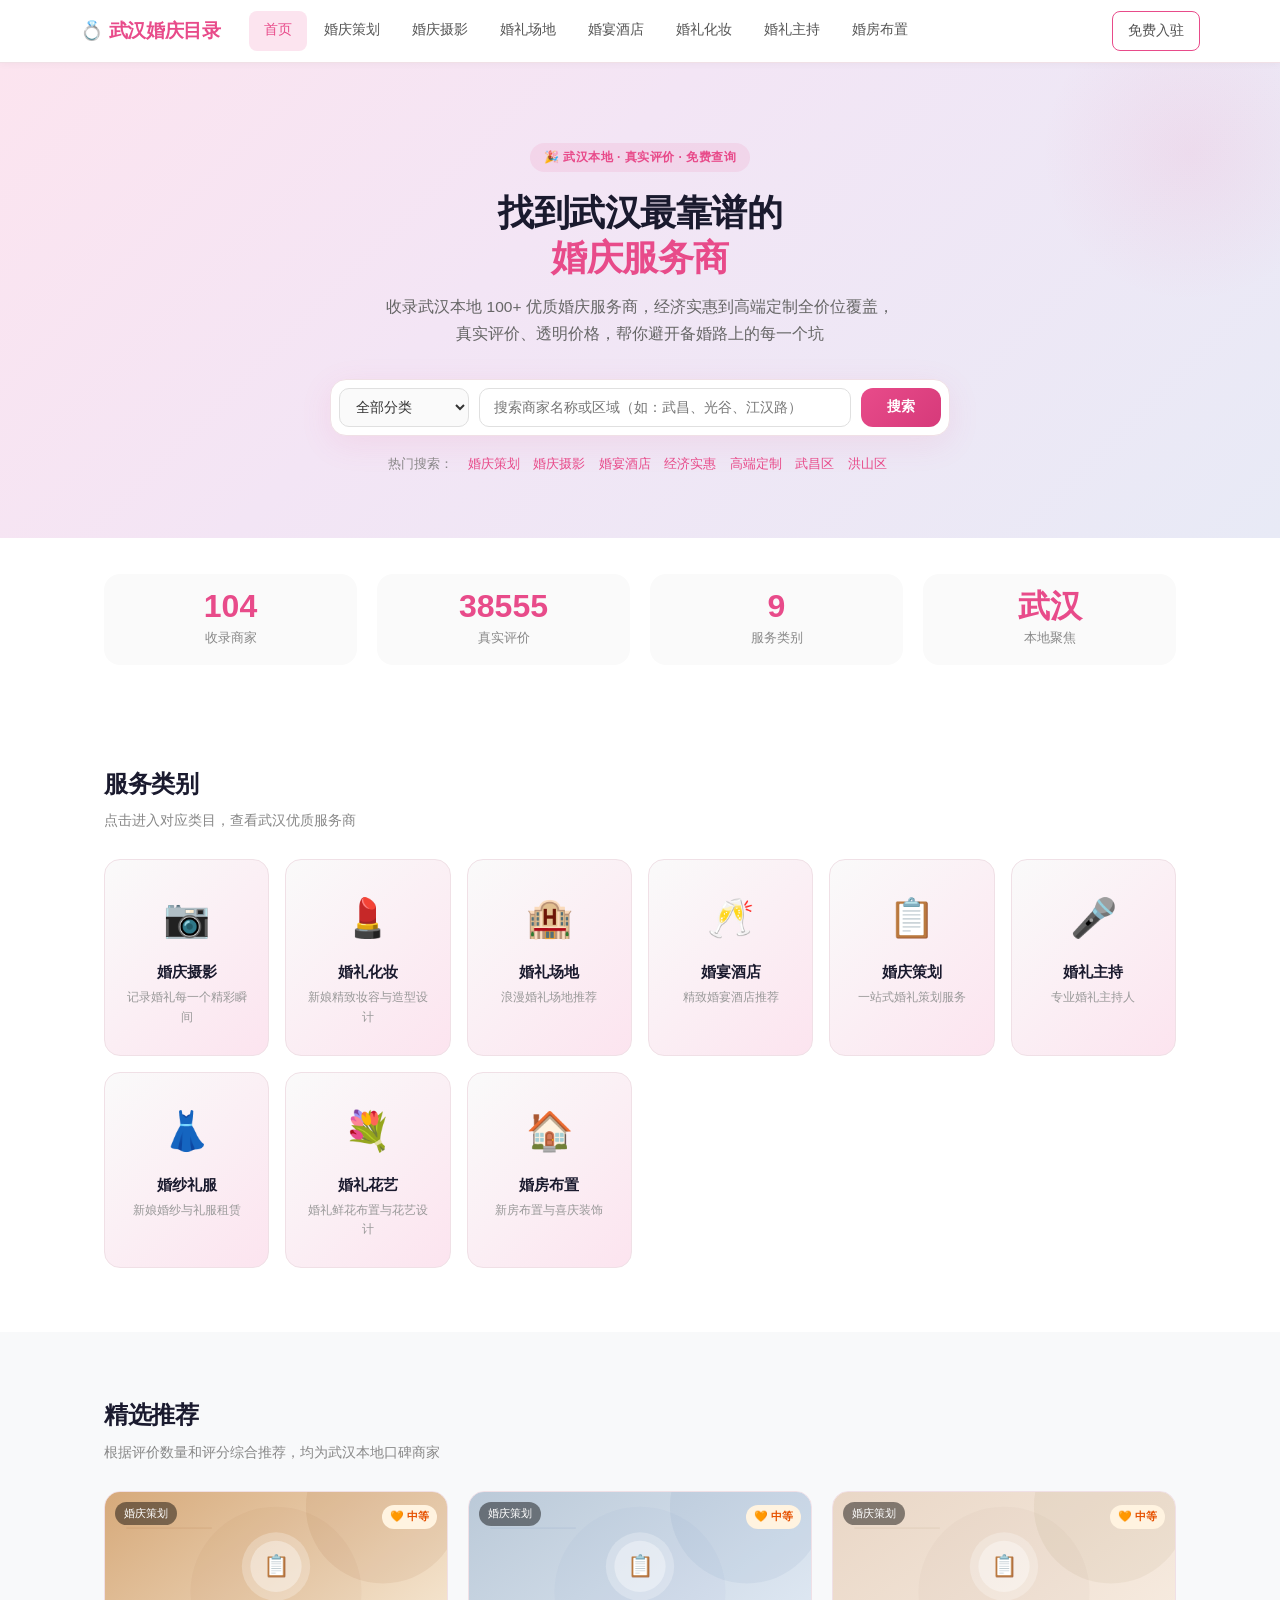
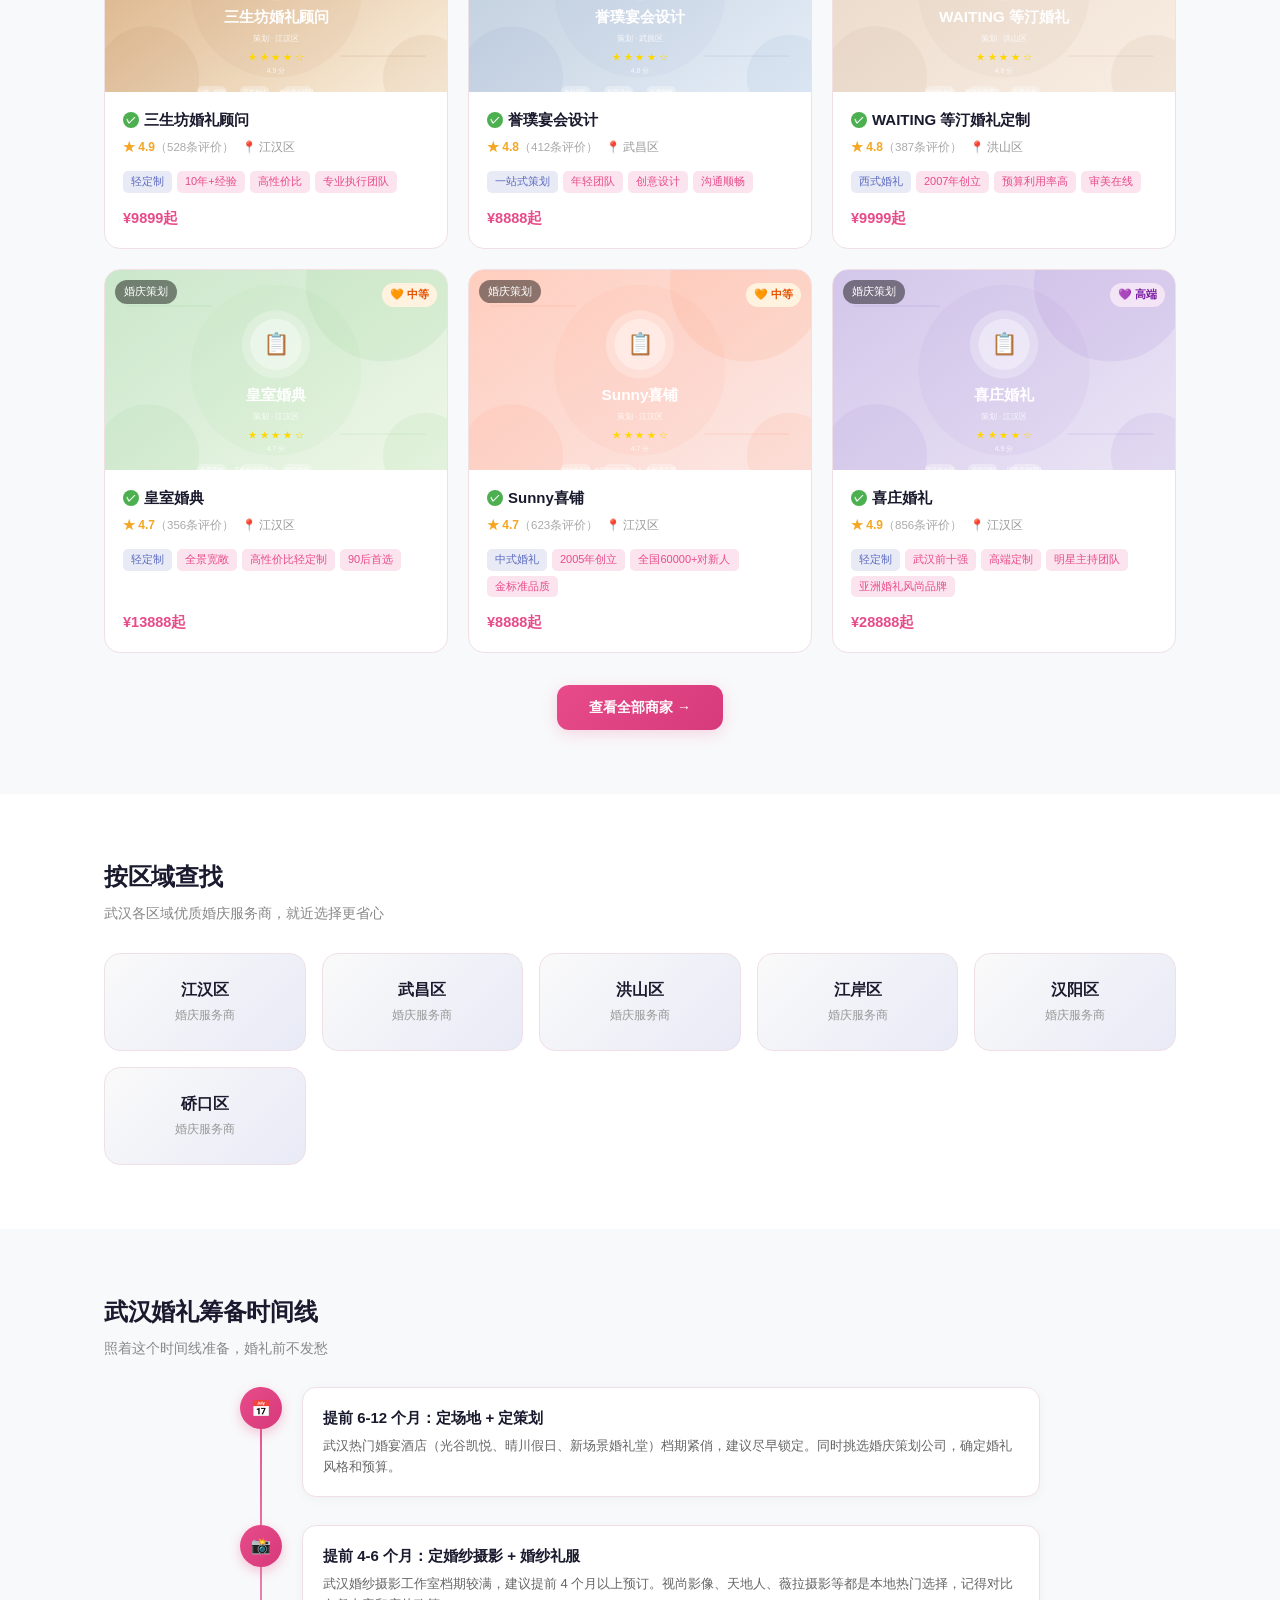
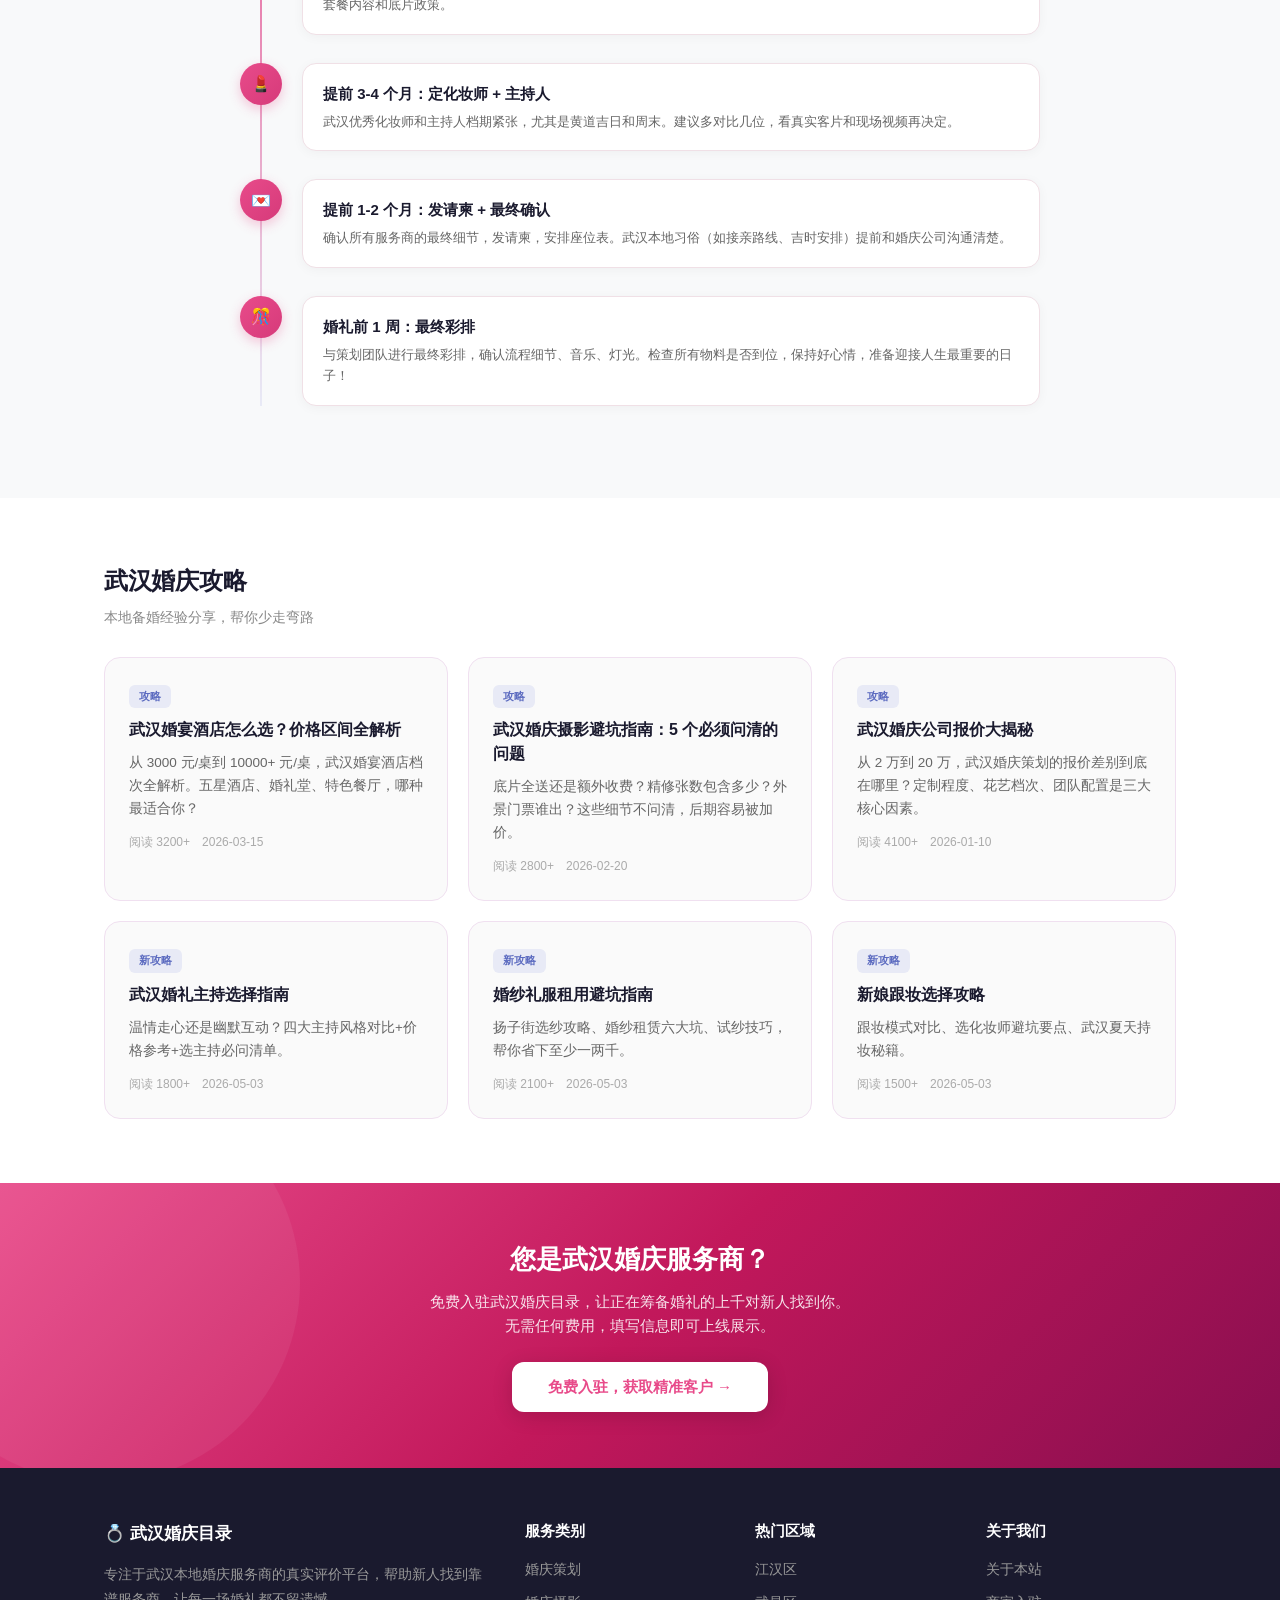
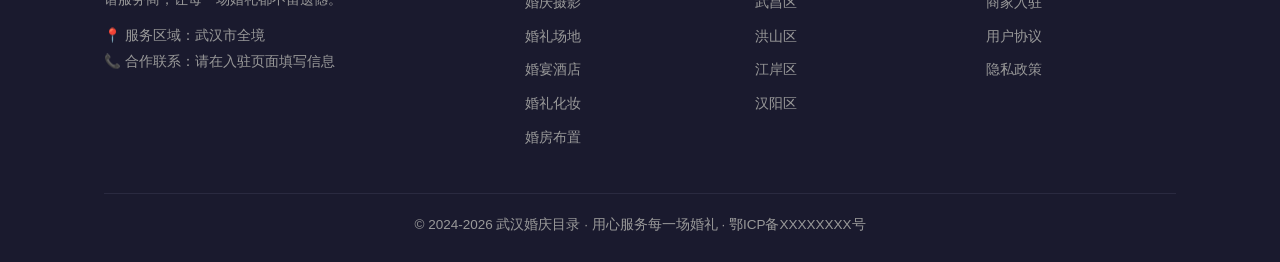
<file: index.html>
<!DOCTYPE html>
<html lang="zh-CN">
<head>
  <meta charset="UTF-8">
  <meta name="viewport" content="width=device-width, initial-scale=1.0">
  <title>武汉婚庆服务商目录 — 找婚庆、摄影、化妆、场地一站式平台</title>
  <meta name="description" content="武汉婚庆服务商目录，收录100+优质婚庆公司、摄影师、化妆师、婚礼场地，经济/中端/高端全价位覆盖，真实评价助你选对服务商。">
  <meta name="keywords" content="武汉婚庆,武汉婚礼摄影,武汉婚庆公司,武汉婚礼化妆,武汉婚礼场地,武汉婚宴酒店">
  <link rel="stylesheet" href="css/style.css">
</head>
<body>

<!-- 顶部导航 -->
<nav class="navbar">
  <div class="nav-inner">
    <a href="index.html" class="logo">💍 武汉婚庆目录</a>
    <div class="nav-links" id="navLinks">
      <a href="index.html" class="active">首页</a>
      <a href="pages/category.html?cat=planner">婚庆策划</a>
      <a href="pages/category.html?cat=photography">婚庆摄影</a>
      <a href="pages/category.html?cat=venue">婚礼场地</a>
      <a href="pages/category.html?cat=hotel">婚宴酒店</a>
      <a href="pages/category.html?cat=makeup">婚礼化妆</a>
      <a href="pages/category.html?cat=host">婚礼主持</a>
      <a href="pages/category.html?cat=new-house">婚房布置</a>
    <div class="nav-actions">
      <a href="pages/submit.html" class="btn-outline">免费入驻</a>
      <button class="hamburger" onclick="toggleMenu()" aria-label="菜单">☰</button>
    </div>
  </div>
</nav>

<!-- Hero 搜索区 -->
<section class="hero">
  <div class="hero-inner">
    <div class="hero-badge">🎉 武汉本地 · 真实评价 · 免费查询</div>
    <h1>找到武汉最靠谱的<br><span>婚庆服务商</span></h1>
    <p class="hero-sub">收录武汉本地 100+ 优质婚庆服务商，经济实惠到高端定制全价位覆盖，<br>真实评价、透明价格，帮你避开备婚路上的每一个坑</p>
    <div class="search-box">
      <select id="search-cat" class="search-select">
        <option value="">全部分类</option>
        <option value="planner">婚庆策划</option>
        <option value="photography">婚庆摄影</option>
        <option value="makeup">婚礼化妆</option>
        <option value="venue">婚礼场地</option>
        <option value="hotel">婚宴酒店</option>
        <option value="host">婚礼主持</option>
        <option value="dress">婚纱礼服</option>
        <option value="new-house">婚房布置</option>
      </select>
      <input type="text" id="search-keyword" placeholder="搜索商家名称或区域（如：武昌、光谷、江汉路）" class="search-input">
      <button class="btn-search" onclick="doSearch()">搜索</button>
    </div>
    <div class="quick-tags">
      <span>热门搜索：</span>
      <a href="pages/category.html?cat=planner">婚庆策划</a>
      <a href="pages/category.html?cat=photography">婚庆摄影</a>
      <a href="pages/category.html?cat=hotel">婚宴酒店</a>
      <a href="pages/category.html?price=economy">经济实惠</a>
      <a href="pages/category.html?price=premium">高端定制</a>
      <a href="pages/category.html?district=武昌区">武昌区</a>
      <a href="pages/category.html?district=洪山区">洪山区</a>
    </div>
  </div>
</section>

<!-- 数据概览 -->
<section class="stats">
  <div class="container">
    <div class="stat-item">
      <div class="stat-num" id="stat-vendors">20+</div>
      <div class="stat-label">收录商家</div>
    </div>
    <div class="stat-item">
      <div class="stat-num" id="stat-reviews">5000+</div>
      <div class="stat-label">真实评价</div>
    </div>
    <div class="stat-item">
      <div class="stat-num">9</div>
      <div class="stat-label">服务类别</div>
    </div>
    <div class="stat-item">
      <div class="stat-num">武汉</div>
      <div class="stat-label">本地聚焦</div>
    </div>
  </div>
</section>

<!-- 分类入口 -->
<section class="categories">
  <div class="container">
    <h2 class="section-title">服务类别</h2>
    <p class="section-desc">点击进入对应类目，查看武汉优质服务商</p>
    <div class="cat-grid" id="cat-grid">
      <!-- JS动态渲染 -->
    </div>
  </div>
</section>

<!-- 精选商家 -->
<section class="featured">
  <div class="container">
    <h2 class="section-title">精选推荐</h2>
    <p class="section-desc">根据评价数量和评分综合推荐，均为武汉本地口碑商家</p>
    <div class="vendor-grid" id="featured-grid">
      <!-- JS动态渲染 -->
    </div>
    <div class="section-more">
      <a href="pages/category.html" class="btn-primary">查看全部商家 →</a>
    </div>
  </div>
</section>

<!-- 区域指南 -->
<section class="districts">
  <div class="container">
    <h2 class="section-title">按区域查找</h2>
    <p class="section-desc">武汉各区域优质婚庆服务商，就近选择更省心</p>
    <div class="district-grid">
      <a href="pages/category.html?district=江汉区" class="district-card">
        <h3>江汉区</h3><p>婚庆服务商</p>
      </a>
      <a href="pages/category.html?district=武昌区" class="district-card">
        <h3>武昌区</h3><p>婚庆服务商</p>
      </a>
      <a href="pages/category.html?district=洪山区" class="district-card">
        <h3>洪山区</h3><p>婚庆服务商</p>
      </a>
      <a href="pages/category.html?district=江岸区" class="district-card">
        <h3>江岸区</h3><p>婚庆服务商</p>
      </a>
      <a href="pages/category.html?district=汉阳区" class="district-card">
        <h3>汉阳区</h3><p>婚庆服务商</p>
      </a>
      <a href="pages/category.html?district=硚口区" class="district-card">
        <h3>硚口区</h3><p>婚庆服务商</p>
      </a>
    </div>
  </div>
</section>

<!-- 婚礼筹备时间线 -->
<section class="timeline-section">
  <div class="container">
    <h2 class="section-title">武汉婚礼筹备时间线</h2>
    <p class="section-desc">照着这个时间线准备，婚礼前不发愁</p>
    <div class="timeline">
      <div class="tl-item">
        <div class="tl-dot">📅</div>
        <div class="tl-content">
          <h4>提前 6-12 个月：定场地 + 定策划</h4>
          <p>武汉热门婚宴酒店（光谷凯悦、晴川假日、新场景婚礼堂）档期紧俏，建议尽早锁定。同时挑选婚庆策划公司，确定婚礼风格和预算。</p>
        </div>
      </div>
      <div class="tl-item">
        <div class="tl-dot">📸</div>
        <div class="tl-content">
          <h4>提前 4-6 个月：定婚纱摄影 + 婚纱礼服</h4>
          <p>武汉婚纱摄影工作室档期较满，建议提前 4 个月以上预订。视尚影像、天地人、薇拉摄影等都是本地热门选择，记得对比套餐内容和底片政策。</p>
        </div>
      </div>
      <div class="tl-item">
        <div class="tl-dot">💄</div>
        <div class="tl-content">
          <h4>提前 3-4 个月：定化妆师 + 主持人</h4>
          <p>武汉优秀化妆师和主持人档期紧张，尤其是黄道吉日和周末。建议多对比几位，看真实客片和现场视频再决定。</p>
        </div>
      </div>
      <div class="tl-item">
        <div class="tl-dot">💌</div>
        <div class="tl-content">
          <h4>提前 1-2 个月：发请柬 + 最终确认</h4>
          <p>确认所有服务商的最终细节，发请柬，安排座位表。武汉本地习俗（如接亲路线、吉时安排）提前和婚庆公司沟通清楚。</p>
        </div>
      </div>
      <div class="tl-item">
        <div class="tl-dot">🎊</div>
        <div class="tl-content">
          <h4>婚礼前 1 周：最终彩排</h4>
          <p>与策划团队进行最终彩排，确认流程细节、音乐、灯光。检查所有物料是否到位，保持好心情，准备迎接人生最重要的日子！</p>
        </div>
      </div>
    </div>
  </div>
</section>

<!-- 武汉婚庆攻略 -->
<section class="guides">
  <div class="container">
    <h2 class="section-title">武汉婚庆攻略</h2>
    <p class="section-desc">本地备婚经验分享，帮你少走弯路</p>
    <div class="guide-grid">
      <a href="pages/guide.html#hotel-guide" class="guide-card">
        <div class="guide-tag">攻略</div>
        <h3>武汉婚宴酒店怎么选？价格区间全解析</h3>
        <p>从 3000 元/桌到 10000+ 元/桌，武汉婚宴酒店档次全解析。五星酒店、婚礼堂、特色餐厅，哪种最适合你？</p>
        <div class="guide-meta"><span>阅读 3200+</span><span>2026-03-15</span></div>
      </a>
      <a href="pages/guide.html#photo-guide" class="guide-card">
        <div class="guide-tag">攻略</div>
        <h3>武汉婚庆摄影避坑指南：5 个必须问清的问题</h3>
        <p>底片全送还是额外收费？精修张数包含多少？外景门票谁出？这些细节不问清，后期容易被加价。</p>
        <div class="guide-meta"><span>阅读 2800+</span><span>2026-02-20</span></div>
      </a>
      <a href="pages/guide.html#planner-guide" class="guide-card">
        <div class="guide-tag">攻略</div>
        <h3>武汉婚庆公司报价大揭秘</h3>
        <p>从 2 万到 20 万，武汉婚庆策划的报价差别到底在哪里？定制程度、花艺档次、团队配置是三大核心因素。</p>
        <div class="guide-meta"><span>阅读 4100+</span><span>2026-01-10</span></div>
      </a>
      <a href="pages/guide.html#host-guide" class="guide-card">
        <div class="guide-tag">新攻略</div>
        <h3>武汉婚礼主持选择指南</h3>
        <p>温情走心还是幽默互动？四大主持风格对比+价格参考+选主持必问清单。</p>
        <div class="guide-meta"><span>阅读 1800+</span><span>2026-05-03</span></div>
      </a>
      <a href="pages/guide.html#dress-guide" class="guide-card">
        <div class="guide-tag">新攻略</div>
        <h3>婚纱礼服租用避坑指南</h3>
        <p>扬子街选纱攻略、婚纱租赁六大坑、试纱技巧，帮你省下至少一两千。</p>
        <div class="guide-meta"><span>阅读 2100+</span><span>2026-05-03</span></div>
      </a>
      <a href="pages/guide.html#makeup-guide" class="guide-card">
        <div class="guide-tag">新攻略</div>
        <h3>新娘跟妆选择攻略</h3>
        <p>跟妆模式对比、选化妆师避坑要点、武汉夏天持妆秘籍。</p>
        <div class="guide-meta"><span>阅读 1500+</span><span>2026-05-03</span></div>
      </a>
    </div>
  </div>
</section>

<!-- 商家入驻召唤 -->
<section class="cta-section">
  <div class="container">
    <h2>您是武汉婚庆服务商？</h2>
    <p>免费入驻武汉婚庆目录，让正在筹备婚礼的上千对新人找到你。<br>无需任何费用，填写信息即可上线展示。</p>
    <a href="pages/submit.html" class="cta-btn">免费入驻，获取精准客户 →</a>
  </div>
</section>

<!-- Footer -->
<footer class="footer">
  <div class="container">
    <div class="footer-grid">
      <div>
        <h3>💍 武汉婚庆目录</h3>
        <p>专注于武汉本地婚庆服务商的真实评价平台，帮助新人找到靠谱服务商，让每一场婚礼都不留遗憾。</p>
        <div class="footer-contact">
          <p>📍 服务区域：武汉市全境</p>
          <p>📞 合作联系：请在入驻页面填写信息</p>
        </div>
      </div>
      <div>
        <h4>服务类别</h4>
        <ul>
          <li><a href="pages/category.html?cat=planner">婚庆策划</a></li>
          <li><a href="pages/category.html?cat=photography">婚庆摄影</a></li>
          <li><a href="pages/category.html?cat=venue">婚礼场地</a></li>
          <li><a href="pages/category.html?cat=hotel">婚宴酒店</a></li>
          <li><a href="pages/category.html?cat=makeup">婚礼化妆</a></li>
          <li><a href="pages/category.html?cat=new-house">婚房布置</a></li>
        </ul>
      </div>
      <div>
        <h4>热门区域</h4>
        <ul>
          <li><a href="pages/category.html?district=江汉区">江汉区</a></li>
          <li><a href="pages/category.html?district=武昌区">武昌区</a></li>
          <li><a href="pages/category.html?district=洪山区">洪山区</a></li>
          <li><a href="pages/category.html?district=江岸区">江岸区</a></li>
          <li><a href="pages/category.html?district=汉阳区">汉阳区</a></li>
        </ul>
      </div>
      <div>
        <h4>关于我们</h4>
        <ul>
          <li><a href="#">关于本站</a></li>
          <li><a href="pages/submit.html">商家入驻</a></li>
          <li><a href="#">用户协议</a></li>
          <li><a href="#">隐私政策</a></li>
        </ul>
      </div>
    </div>
    <div class="footer-bottom">
      <p>&copy; 2024-2026 武汉婚庆目录 · 用心服务每一场婚礼 · 鄂ICP备XXXXXXXX号</p>
    </div>
  </div>
</footer>

<script src="js/app.js"></script>
<script>
  loadHomepage();
  function toggleMenu() {
    const nl = document.getElementById('navLinks');
    nl.style.display = nl.style.display === 'flex' ? 'none' : 'flex';
  }
</script>
</body>
</html>
</file>
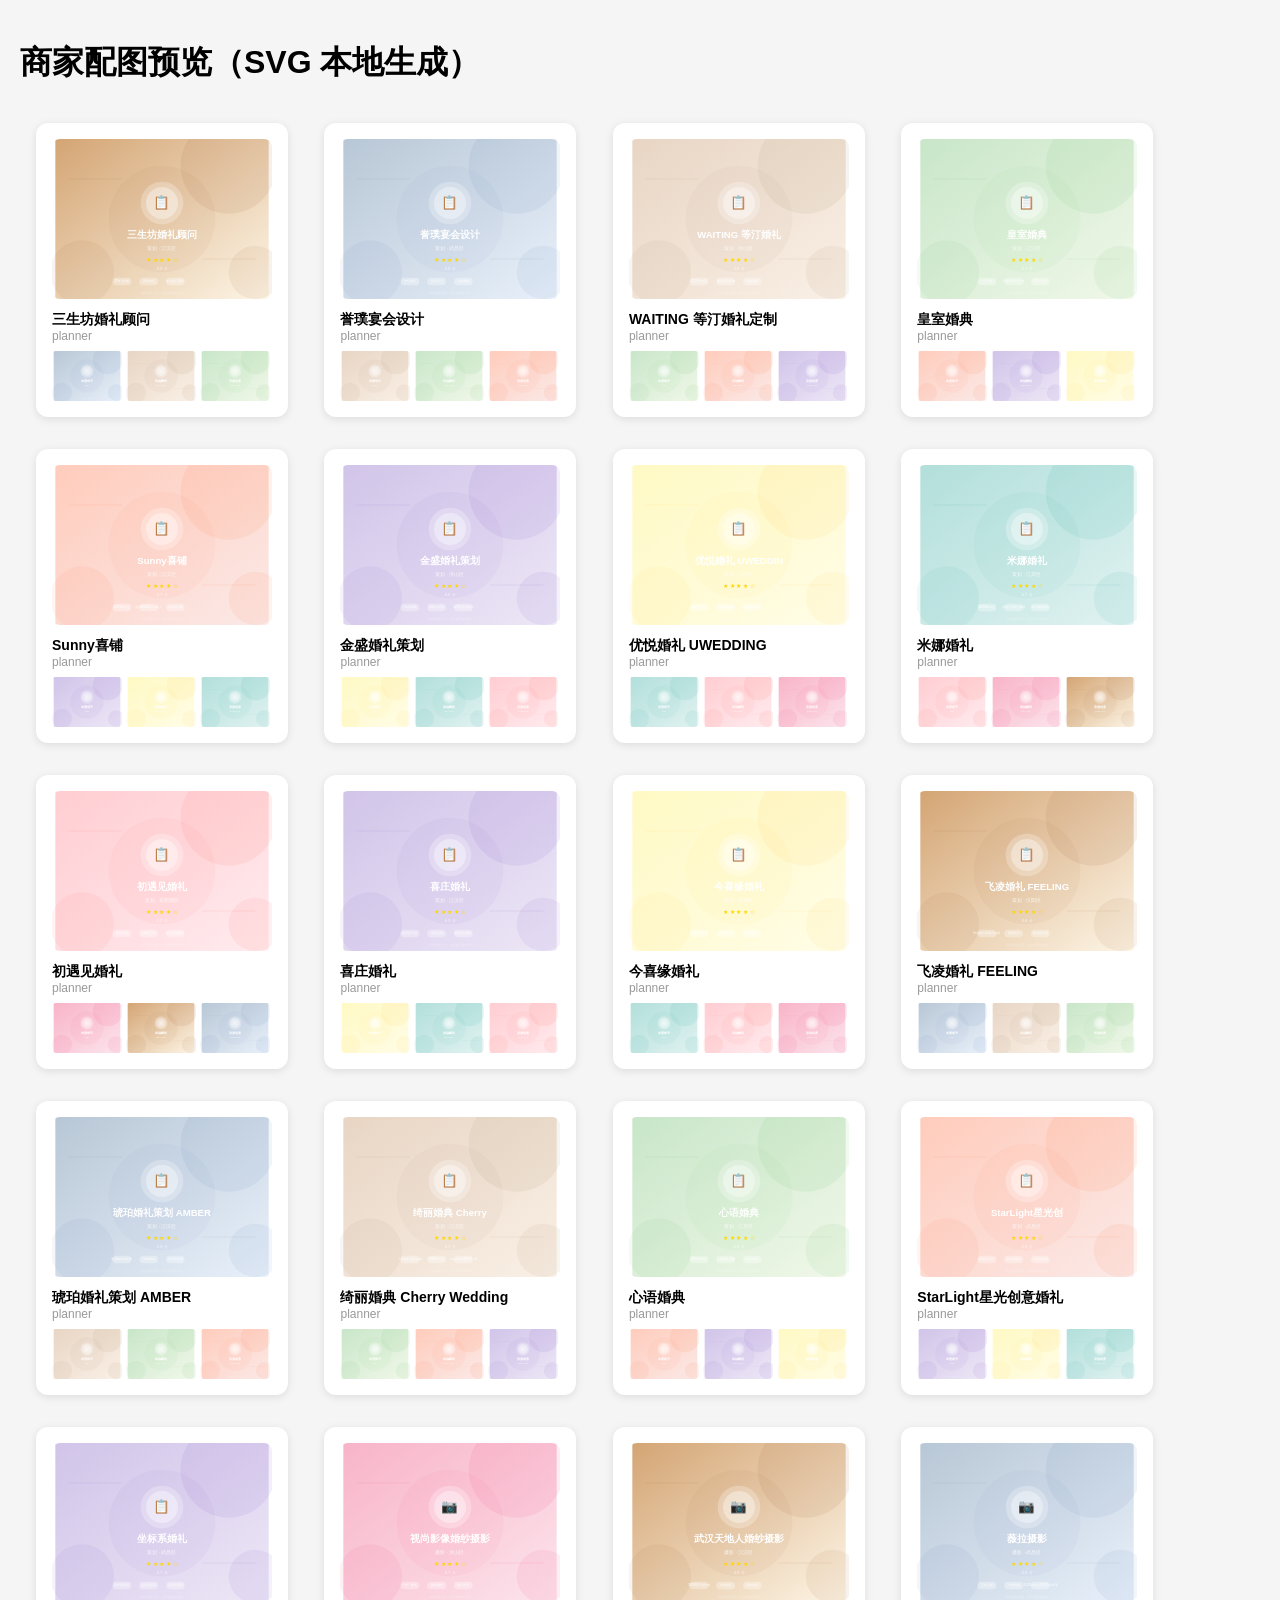
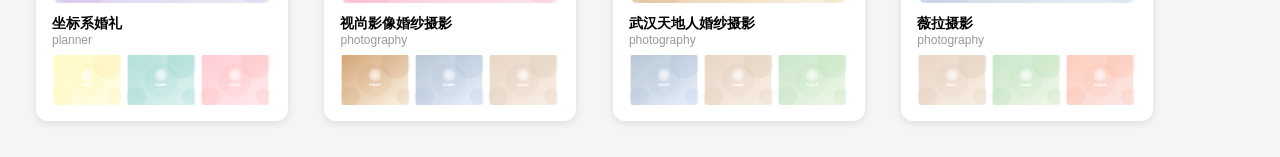
<file: preview_images.html>
<!DOCTYPE html>
<html lang='zh-CN'><head><meta charset='UTF-8'><title>商家配图预览</title>
<style>
body { font-family: sans-serif; background: #f5f5f5; margin: 0; padding: 20px; }
.vendor-card { background: white; border-radius: 12px; padding: 16px; margin: 16px; display: inline-block; width: 220px; vertical-align: top; box-shadow: 0 2px 8px rgba(0,0,0,0.1); }
.vendor-card img, .vendor-card object { width: 100%; height: 160px; object-fit: cover; border-radius: 8px; }
.vendor-name { font-weight: bold; margin-top: 8px; font-size: 14px; }
.vendor-cat { color: #999; font-size: 12px; }
.gallery { display: flex; gap: 4px; margin-top: 8px; }
.gallery object { width: 70px; height: 50px; border-radius: 4px; }
</style></head><body>
<h1>商家配图预览（SVG 本地生成）</h1>
<div class='vendor-card'>
<object data='images/vendor_1_main.svg' type='image/svg+xml' width='200' height='160'></object>
<div class='vendor-name'>三生坊婚礼顾问</div>
<div class='vendor-cat'>planner</div>
<div class='gallery'>
<object data='images/vendor_1_case_1.svg' type='image/svg+xml' width='70' height='50'></object>
<object data='images/vendor_1_case_2.svg' type='image/svg+xml' width='70' height='50'></object>
<object data='images/vendor_1_case_3.svg' type='image/svg+xml' width='70' height='50'></object>
</div></div>
<div class='vendor-card'>
<object data='images/vendor_2_main.svg' type='image/svg+xml' width='200' height='160'></object>
<div class='vendor-name'>誉璞宴会设计</div>
<div class='vendor-cat'>planner</div>
<div class='gallery'>
<object data='images/vendor_2_case_1.svg' type='image/svg+xml' width='70' height='50'></object>
<object data='images/vendor_2_case_2.svg' type='image/svg+xml' width='70' height='50'></object>
<object data='images/vendor_2_case_3.svg' type='image/svg+xml' width='70' height='50'></object>
</div></div>
<div class='vendor-card'>
<object data='images/vendor_3_main.svg' type='image/svg+xml' width='200' height='160'></object>
<div class='vendor-name'>WAITING 等汀婚礼定制</div>
<div class='vendor-cat'>planner</div>
<div class='gallery'>
<object data='images/vendor_3_case_1.svg' type='image/svg+xml' width='70' height='50'></object>
<object data='images/vendor_3_case_2.svg' type='image/svg+xml' width='70' height='50'></object>
<object data='images/vendor_3_case_3.svg' type='image/svg+xml' width='70' height='50'></object>
</div></div>
<div class='vendor-card'>
<object data='images/vendor_4_main.svg' type='image/svg+xml' width='200' height='160'></object>
<div class='vendor-name'>皇室婚典</div>
<div class='vendor-cat'>planner</div>
<div class='gallery'>
<object data='images/vendor_4_case_1.svg' type='image/svg+xml' width='70' height='50'></object>
<object data='images/vendor_4_case_2.svg' type='image/svg+xml' width='70' height='50'></object>
<object data='images/vendor_4_case_3.svg' type='image/svg+xml' width='70' height='50'></object>
</div></div>
<div class='vendor-card'>
<object data='images/vendor_5_main.svg' type='image/svg+xml' width='200' height='160'></object>
<div class='vendor-name'>Sunny喜铺</div>
<div class='vendor-cat'>planner</div>
<div class='gallery'>
<object data='images/vendor_5_case_1.svg' type='image/svg+xml' width='70' height='50'></object>
<object data='images/vendor_5_case_2.svg' type='image/svg+xml' width='70' height='50'></object>
<object data='images/vendor_5_case_3.svg' type='image/svg+xml' width='70' height='50'></object>
</div></div>
<div class='vendor-card'>
<object data='images/vendor_6_main.svg' type='image/svg+xml' width='200' height='160'></object>
<div class='vendor-name'>金盛婚礼策划</div>
<div class='vendor-cat'>planner</div>
<div class='gallery'>
<object data='images/vendor_6_case_1.svg' type='image/svg+xml' width='70' height='50'></object>
<object data='images/vendor_6_case_2.svg' type='image/svg+xml' width='70' height='50'></object>
<object data='images/vendor_6_case_3.svg' type='image/svg+xml' width='70' height='50'></object>
</div></div>
<div class='vendor-card'>
<object data='images/vendor_7_main.svg' type='image/svg+xml' width='200' height='160'></object>
<div class='vendor-name'>优悦婚礼 UWEDDING</div>
<div class='vendor-cat'>planner</div>
<div class='gallery'>
<object data='images/vendor_7_case_1.svg' type='image/svg+xml' width='70' height='50'></object>
<object data='images/vendor_7_case_2.svg' type='image/svg+xml' width='70' height='50'></object>
<object data='images/vendor_7_case_3.svg' type='image/svg+xml' width='70' height='50'></object>
</div></div>
<div class='vendor-card'>
<object data='images/vendor_8_main.svg' type='image/svg+xml' width='200' height='160'></object>
<div class='vendor-name'>米娜婚礼</div>
<div class='vendor-cat'>planner</div>
<div class='gallery'>
<object data='images/vendor_8_case_1.svg' type='image/svg+xml' width='70' height='50'></object>
<object data='images/vendor_8_case_2.svg' type='image/svg+xml' width='70' height='50'></object>
<object data='images/vendor_8_case_3.svg' type='image/svg+xml' width='70' height='50'></object>
</div></div>
<div class='vendor-card'>
<object data='images/vendor_9_main.svg' type='image/svg+xml' width='200' height='160'></object>
<div class='vendor-name'>初遇见婚礼</div>
<div class='vendor-cat'>planner</div>
<div class='gallery'>
<object data='images/vendor_9_case_1.svg' type='image/svg+xml' width='70' height='50'></object>
<object data='images/vendor_9_case_2.svg' type='image/svg+xml' width='70' height='50'></object>
<object data='images/vendor_9_case_3.svg' type='image/svg+xml' width='70' height='50'></object>
</div></div>
<div class='vendor-card'>
<object data='images/vendor_36_main.svg' type='image/svg+xml' width='200' height='160'></object>
<div class='vendor-name'>喜庄婚礼</div>
<div class='vendor-cat'>planner</div>
<div class='gallery'>
<object data='images/vendor_36_case_1.svg' type='image/svg+xml' width='70' height='50'></object>
<object data='images/vendor_36_case_2.svg' type='image/svg+xml' width='70' height='50'></object>
<object data='images/vendor_36_case_3.svg' type='image/svg+xml' width='70' height='50'></object>
</div></div>
<div class='vendor-card'>
<object data='images/vendor_37_main.svg' type='image/svg+xml' width='200' height='160'></object>
<div class='vendor-name'>今喜缘婚礼</div>
<div class='vendor-cat'>planner</div>
<div class='gallery'>
<object data='images/vendor_37_case_1.svg' type='image/svg+xml' width='70' height='50'></object>
<object data='images/vendor_37_case_2.svg' type='image/svg+xml' width='70' height='50'></object>
<object data='images/vendor_37_case_3.svg' type='image/svg+xml' width='70' height='50'></object>
</div></div>
<div class='vendor-card'>
<object data='images/vendor_41_main.svg' type='image/svg+xml' width='200' height='160'></object>
<div class='vendor-name'>飞凌婚礼 FEELING</div>
<div class='vendor-cat'>planner</div>
<div class='gallery'>
<object data='images/vendor_41_case_1.svg' type='image/svg+xml' width='70' height='50'></object>
<object data='images/vendor_41_case_2.svg' type='image/svg+xml' width='70' height='50'></object>
<object data='images/vendor_41_case_3.svg' type='image/svg+xml' width='70' height='50'></object>
</div></div>
<div class='vendor-card'>
<object data='images/vendor_42_main.svg' type='image/svg+xml' width='200' height='160'></object>
<div class='vendor-name'>琥珀婚礼策划 AMBER</div>
<div class='vendor-cat'>planner</div>
<div class='gallery'>
<object data='images/vendor_42_case_1.svg' type='image/svg+xml' width='70' height='50'></object>
<object data='images/vendor_42_case_2.svg' type='image/svg+xml' width='70' height='50'></object>
<object data='images/vendor_42_case_3.svg' type='image/svg+xml' width='70' height='50'></object>
</div></div>
<div class='vendor-card'>
<object data='images/vendor_43_main.svg' type='image/svg+xml' width='200' height='160'></object>
<div class='vendor-name'>绮丽婚典 Cherry Wedding</div>
<div class='vendor-cat'>planner</div>
<div class='gallery'>
<object data='images/vendor_43_case_1.svg' type='image/svg+xml' width='70' height='50'></object>
<object data='images/vendor_43_case_2.svg' type='image/svg+xml' width='70' height='50'></object>
<object data='images/vendor_43_case_3.svg' type='image/svg+xml' width='70' height='50'></object>
</div></div>
<div class='vendor-card'>
<object data='images/vendor_44_main.svg' type='image/svg+xml' width='200' height='160'></object>
<div class='vendor-name'>心语婚典</div>
<div class='vendor-cat'>planner</div>
<div class='gallery'>
<object data='images/vendor_44_case_1.svg' type='image/svg+xml' width='70' height='50'></object>
<object data='images/vendor_44_case_2.svg' type='image/svg+xml' width='70' height='50'></object>
<object data='images/vendor_44_case_3.svg' type='image/svg+xml' width='70' height='50'></object>
</div></div>
<div class='vendor-card'>
<object data='images/vendor_45_main.svg' type='image/svg+xml' width='200' height='160'></object>
<div class='vendor-name'>StarLight星光创意婚礼</div>
<div class='vendor-cat'>planner</div>
<div class='gallery'>
<object data='images/vendor_45_case_1.svg' type='image/svg+xml' width='70' height='50'></object>
<object data='images/vendor_45_case_2.svg' type='image/svg+xml' width='70' height='50'></object>
<object data='images/vendor_45_case_3.svg' type='image/svg+xml' width='70' height='50'></object>
</div></div>
<div class='vendor-card'>
<object data='images/vendor_46_main.svg' type='image/svg+xml' width='200' height='160'></object>
<div class='vendor-name'>坐标系婚礼</div>
<div class='vendor-cat'>planner</div>
<div class='gallery'>
<object data='images/vendor_46_case_1.svg' type='image/svg+xml' width='70' height='50'></object>
<object data='images/vendor_46_case_2.svg' type='image/svg+xml' width='70' height='50'></object>
<object data='images/vendor_46_case_3.svg' type='image/svg+xml' width='70' height='50'></object>
</div></div>
<div class='vendor-card'>
<object data='images/vendor_10_main.svg' type='image/svg+xml' width='200' height='160'></object>
<div class='vendor-name'>视尚影像婚纱摄影</div>
<div class='vendor-cat'>photography</div>
<div class='gallery'>
<object data='images/vendor_10_case_1.svg' type='image/svg+xml' width='70' height='50'></object>
<object data='images/vendor_10_case_2.svg' type='image/svg+xml' width='70' height='50'></object>
<object data='images/vendor_10_case_3.svg' type='image/svg+xml' width='70' height='50'></object>
</div></div>
<div class='vendor-card'>
<object data='images/vendor_11_main.svg' type='image/svg+xml' width='200' height='160'></object>
<div class='vendor-name'>武汉天地人婚纱摄影</div>
<div class='vendor-cat'>photography</div>
<div class='gallery'>
<object data='images/vendor_11_case_1.svg' type='image/svg+xml' width='70' height='50'></object>
<object data='images/vendor_11_case_2.svg' type='image/svg+xml' width='70' height='50'></object>
<object data='images/vendor_11_case_3.svg' type='image/svg+xml' width='70' height='50'></object>
</div></div>
<div class='vendor-card'>
<object data='images/vendor_12_main.svg' type='image/svg+xml' width='200' height='160'></object>
<div class='vendor-name'>薇拉摄影</div>
<div class='vendor-cat'>photography</div>
<div class='gallery'>
<object data='images/vendor_12_case_1.svg' type='image/svg+xml' width='70' height='50'></object>
<object data='images/vendor_12_case_2.svg' type='image/svg+xml' width='70' height='50'></object>
<object data='images/vendor_12_case_3.svg' type='image/svg+xml' width='70' height='50'></object>
</div></div>
</body></html>
</file>
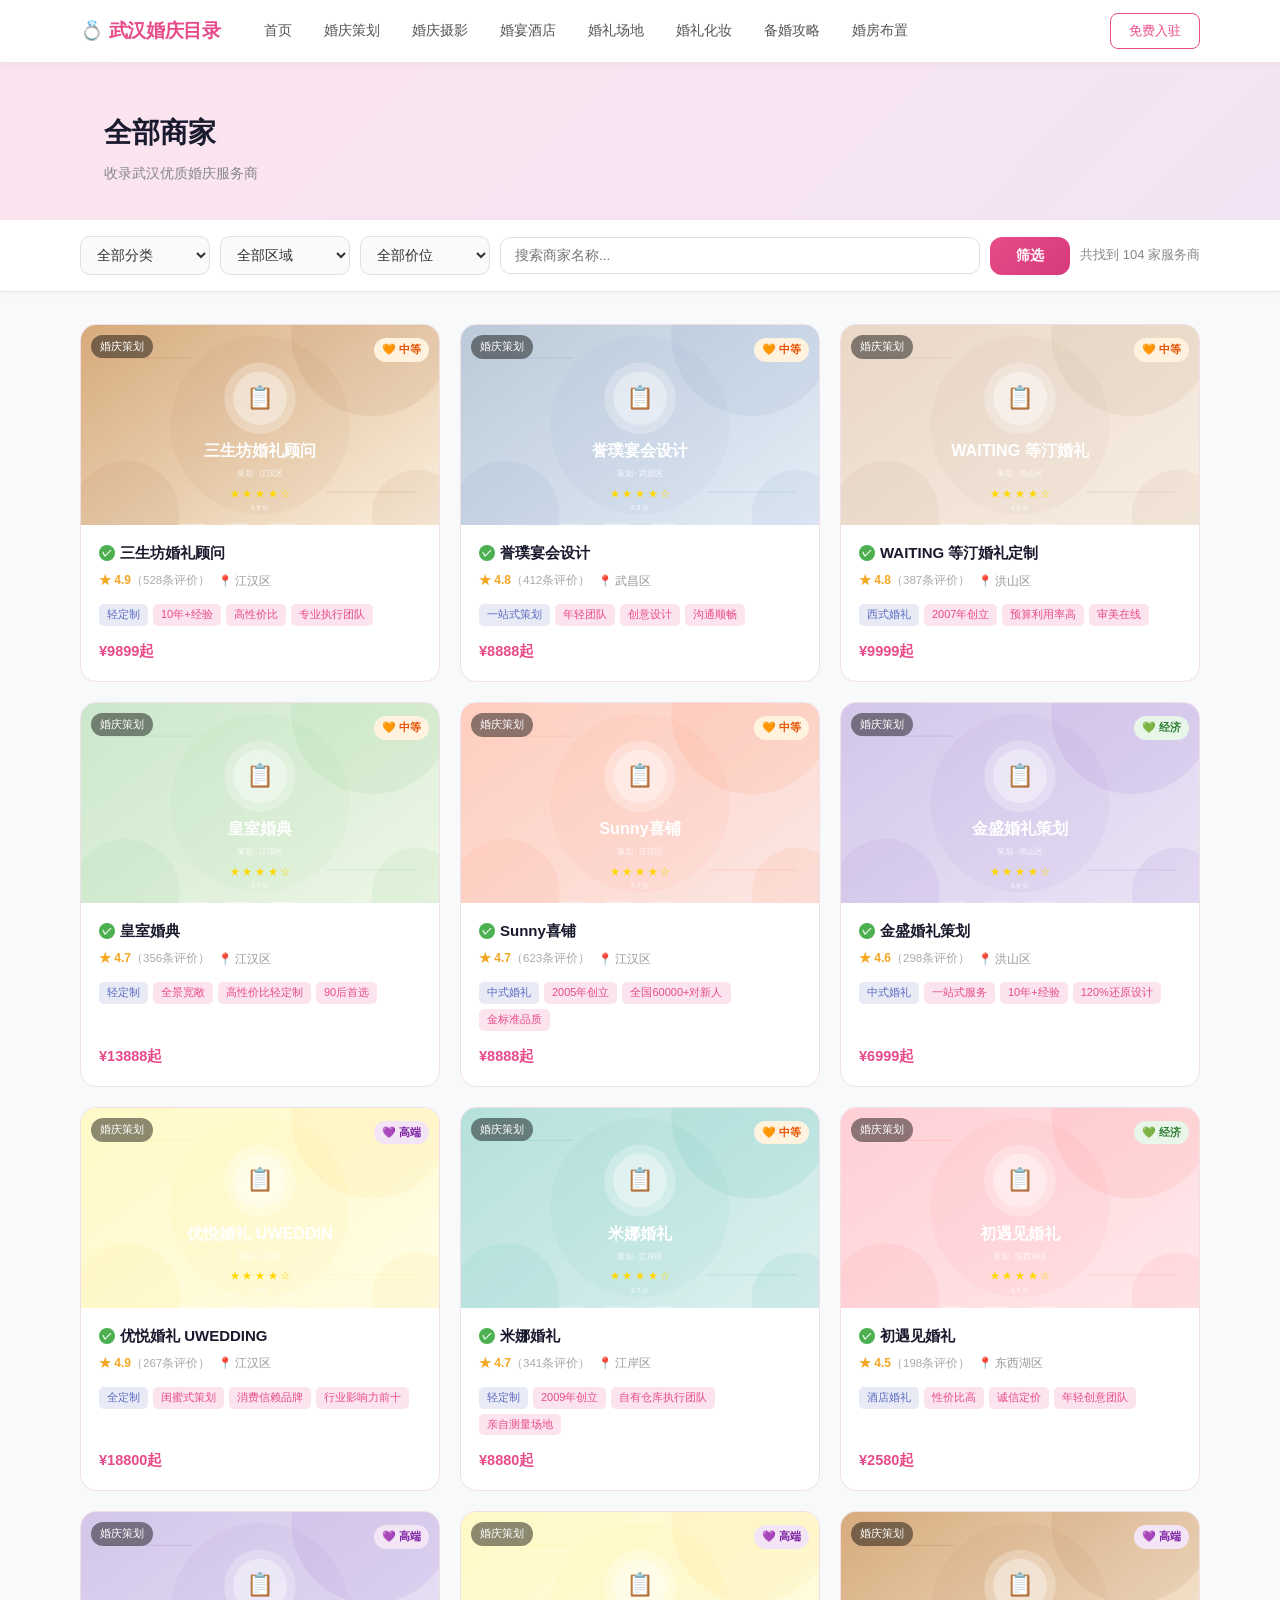
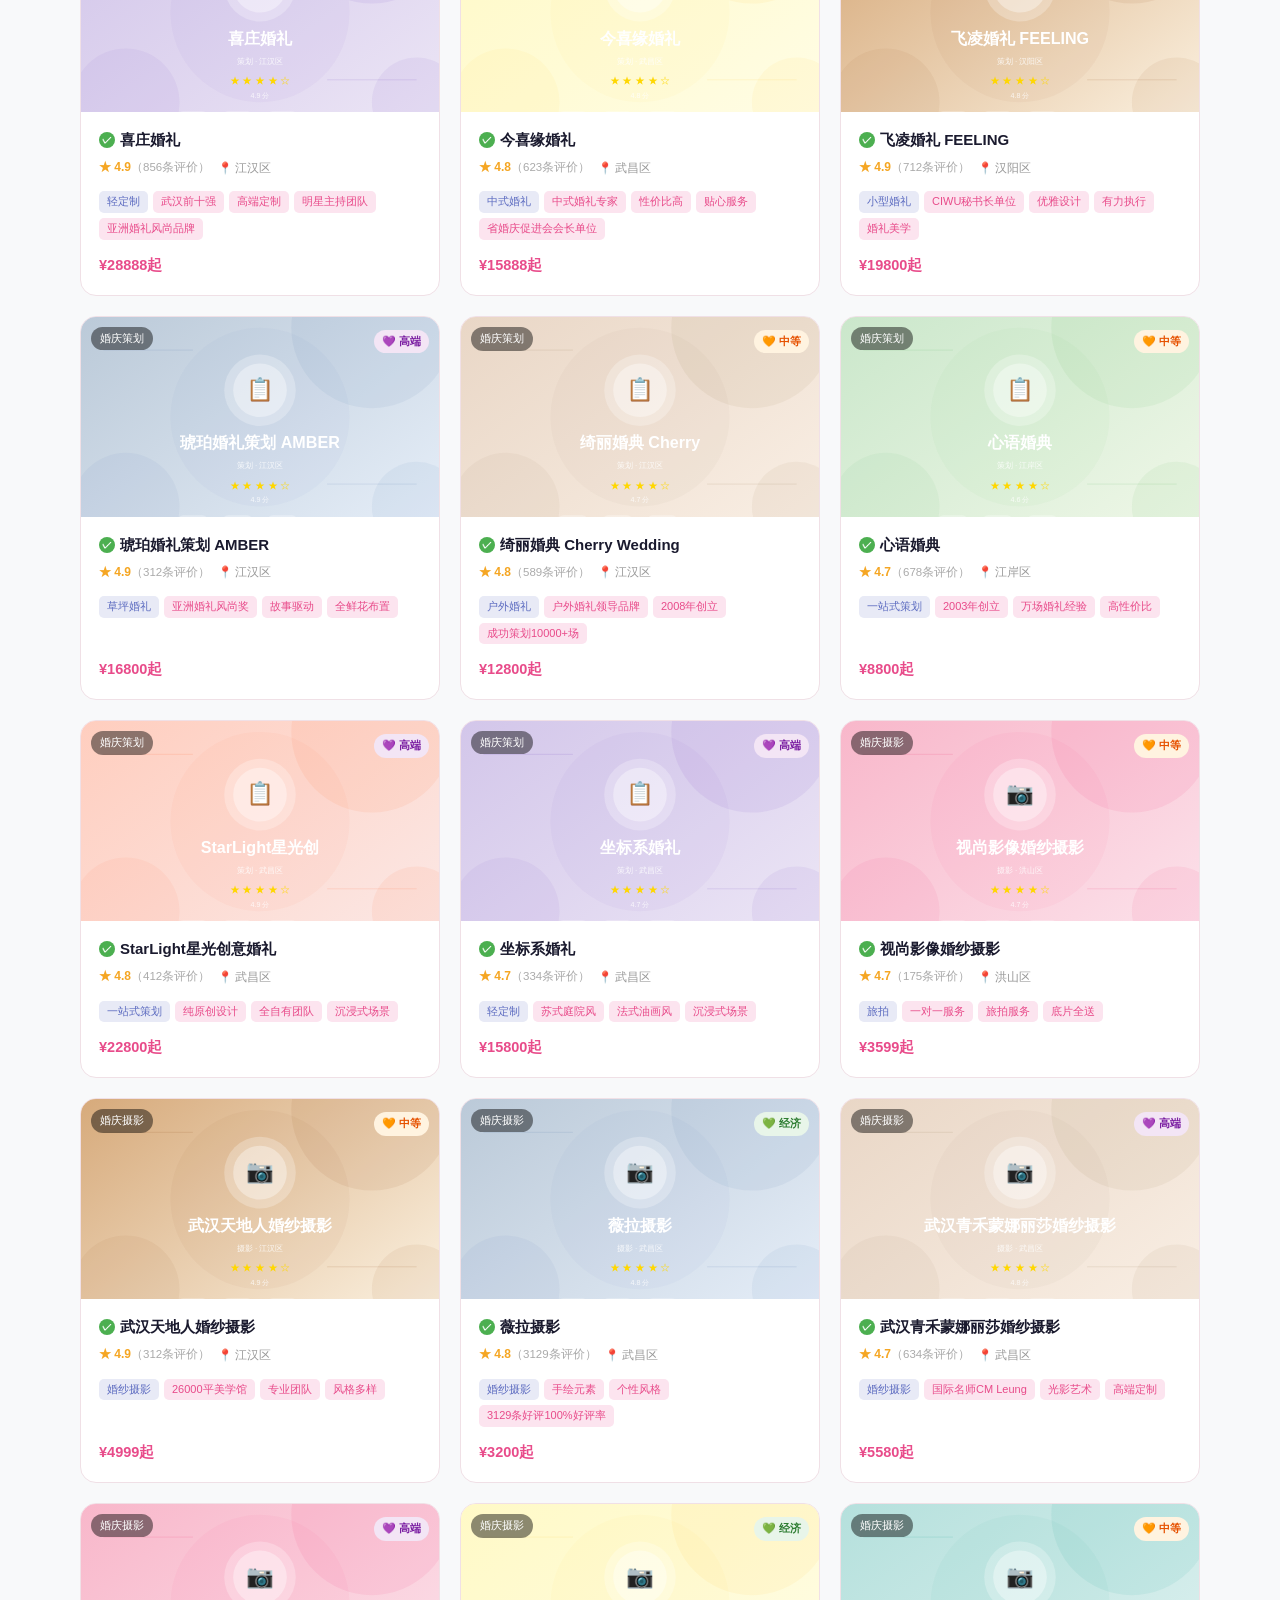
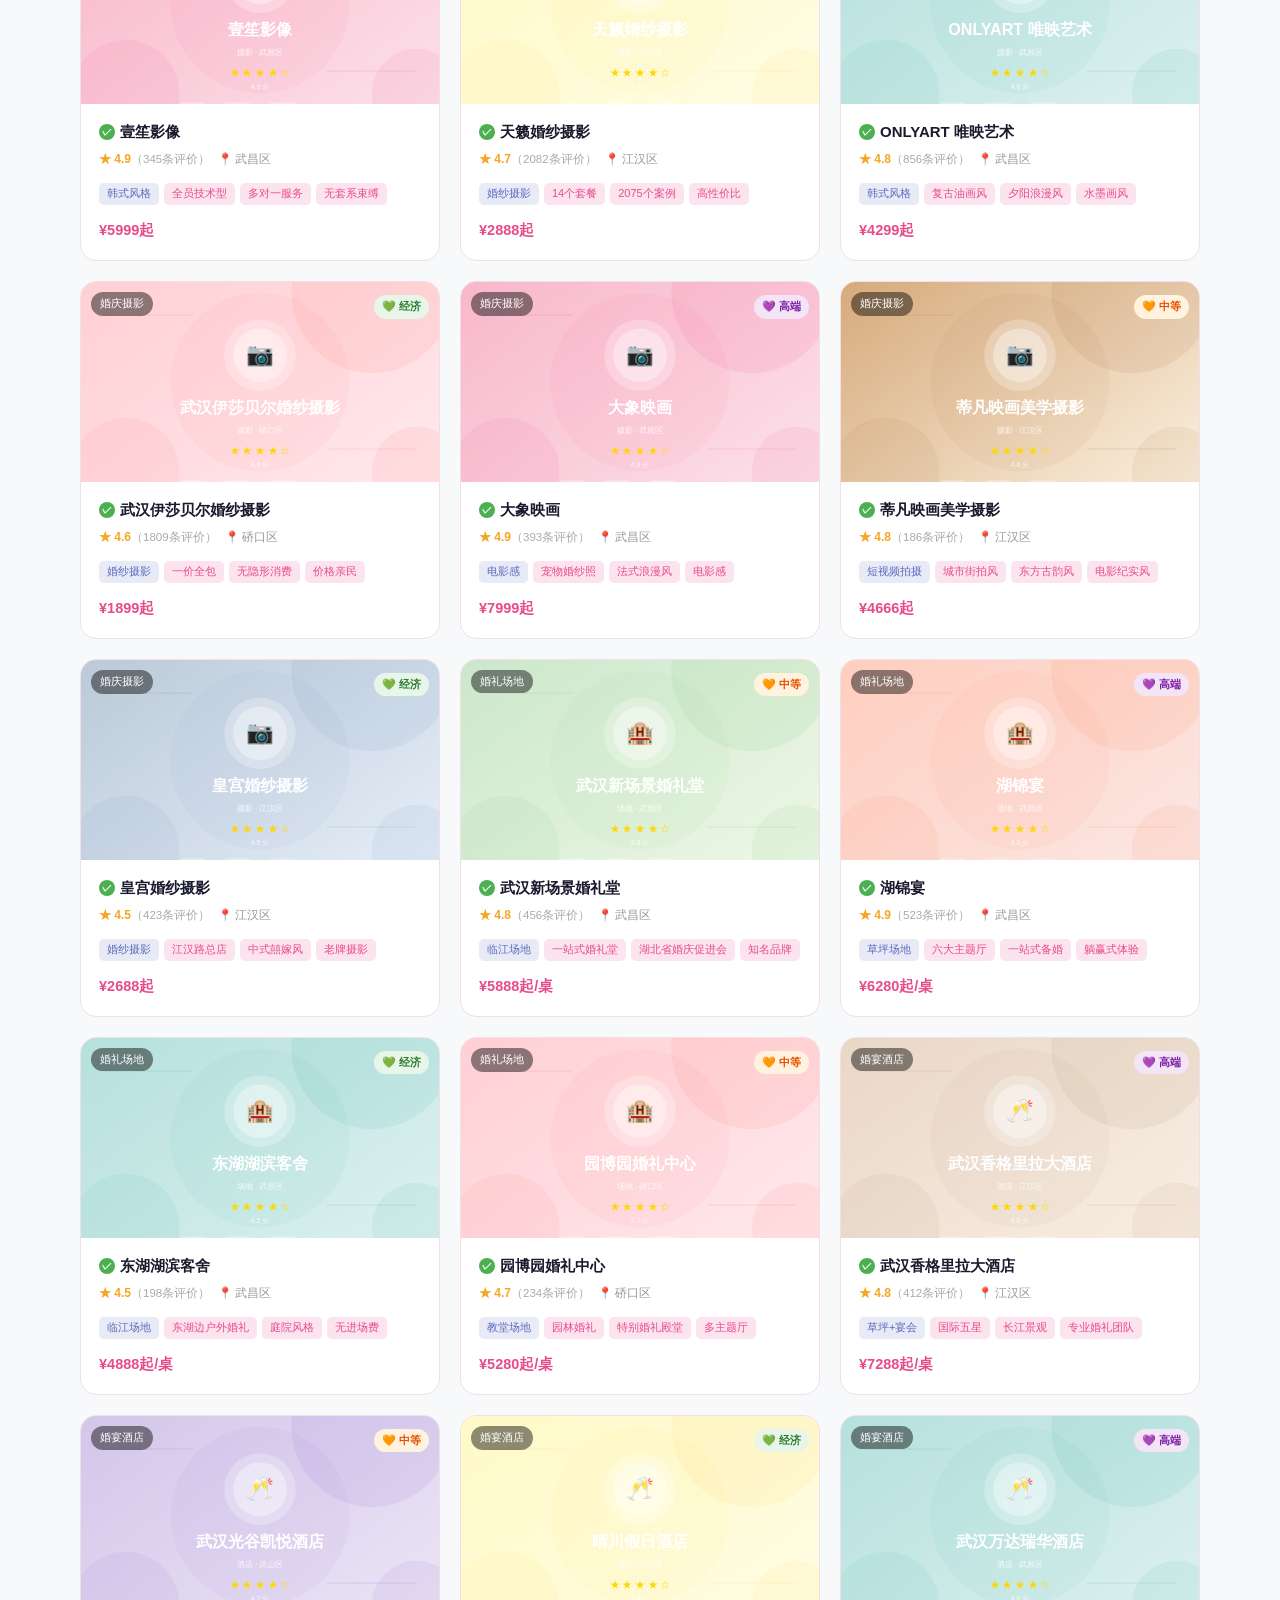
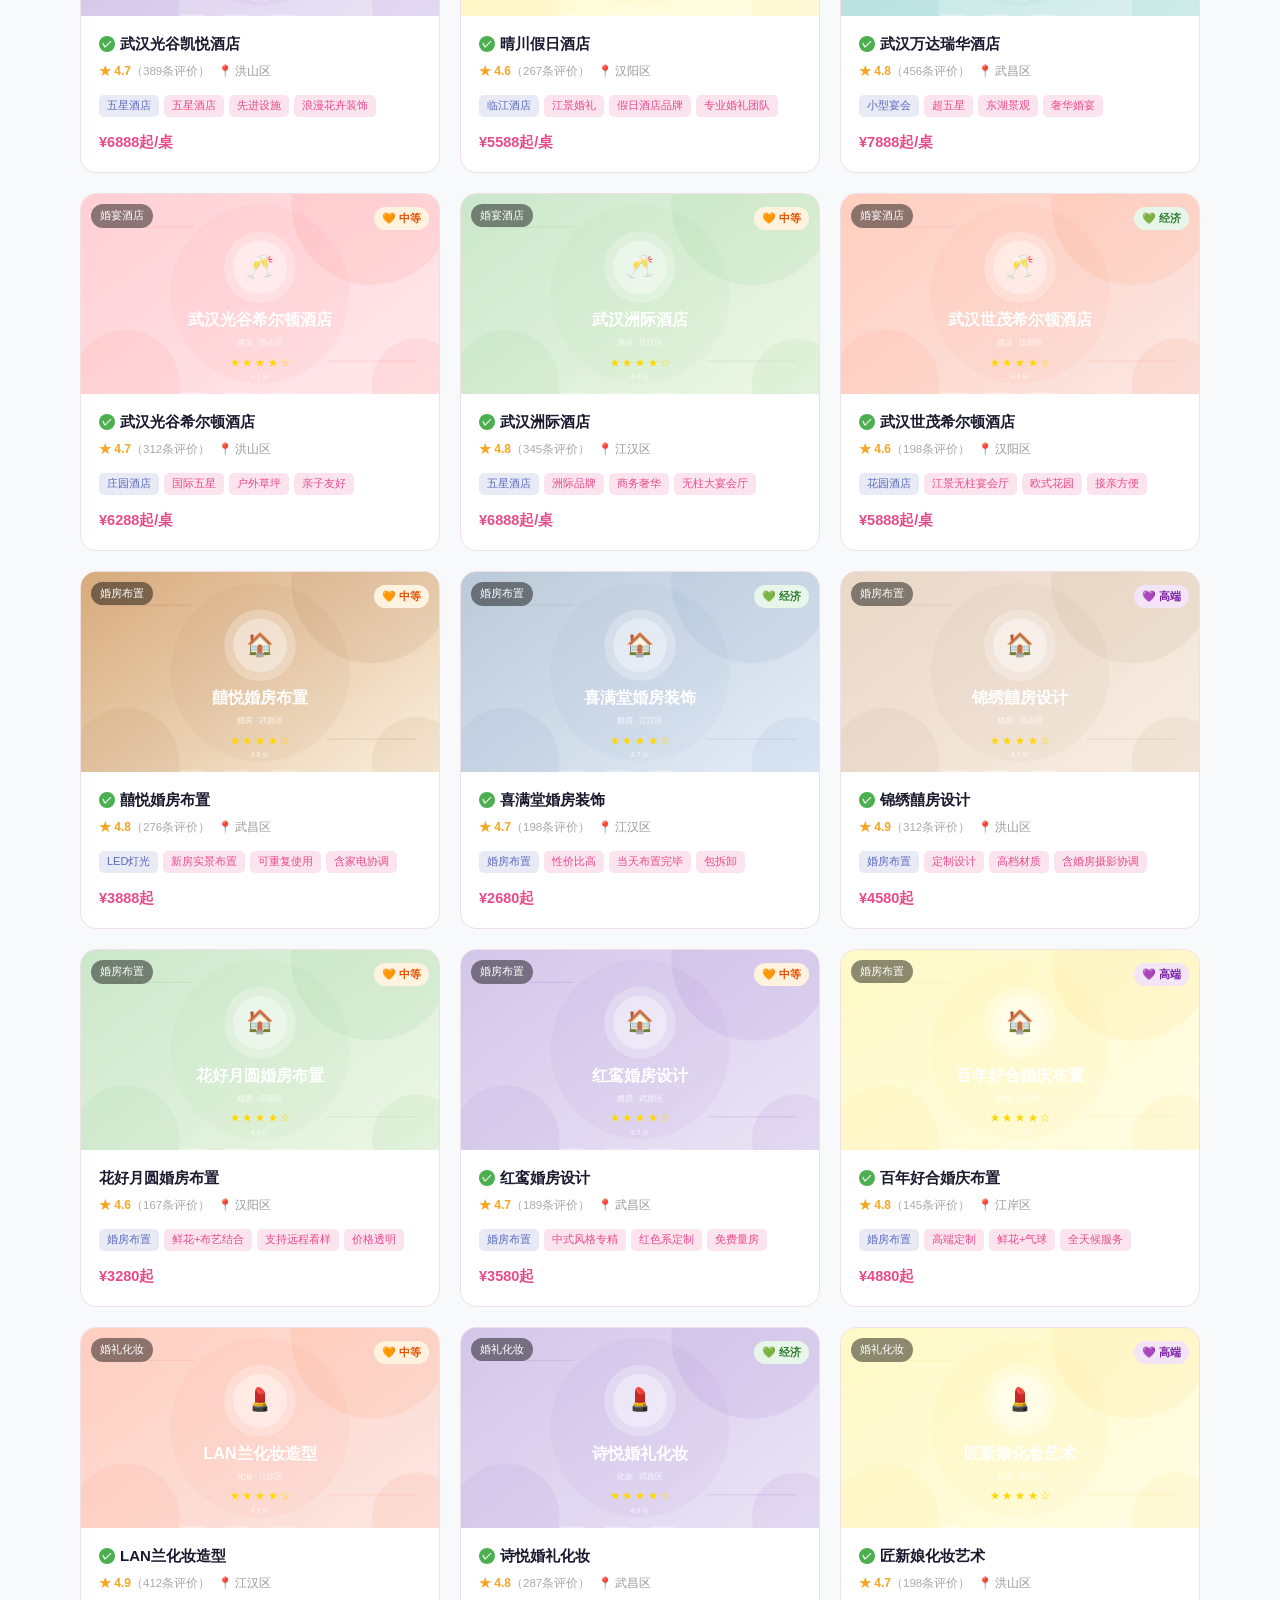
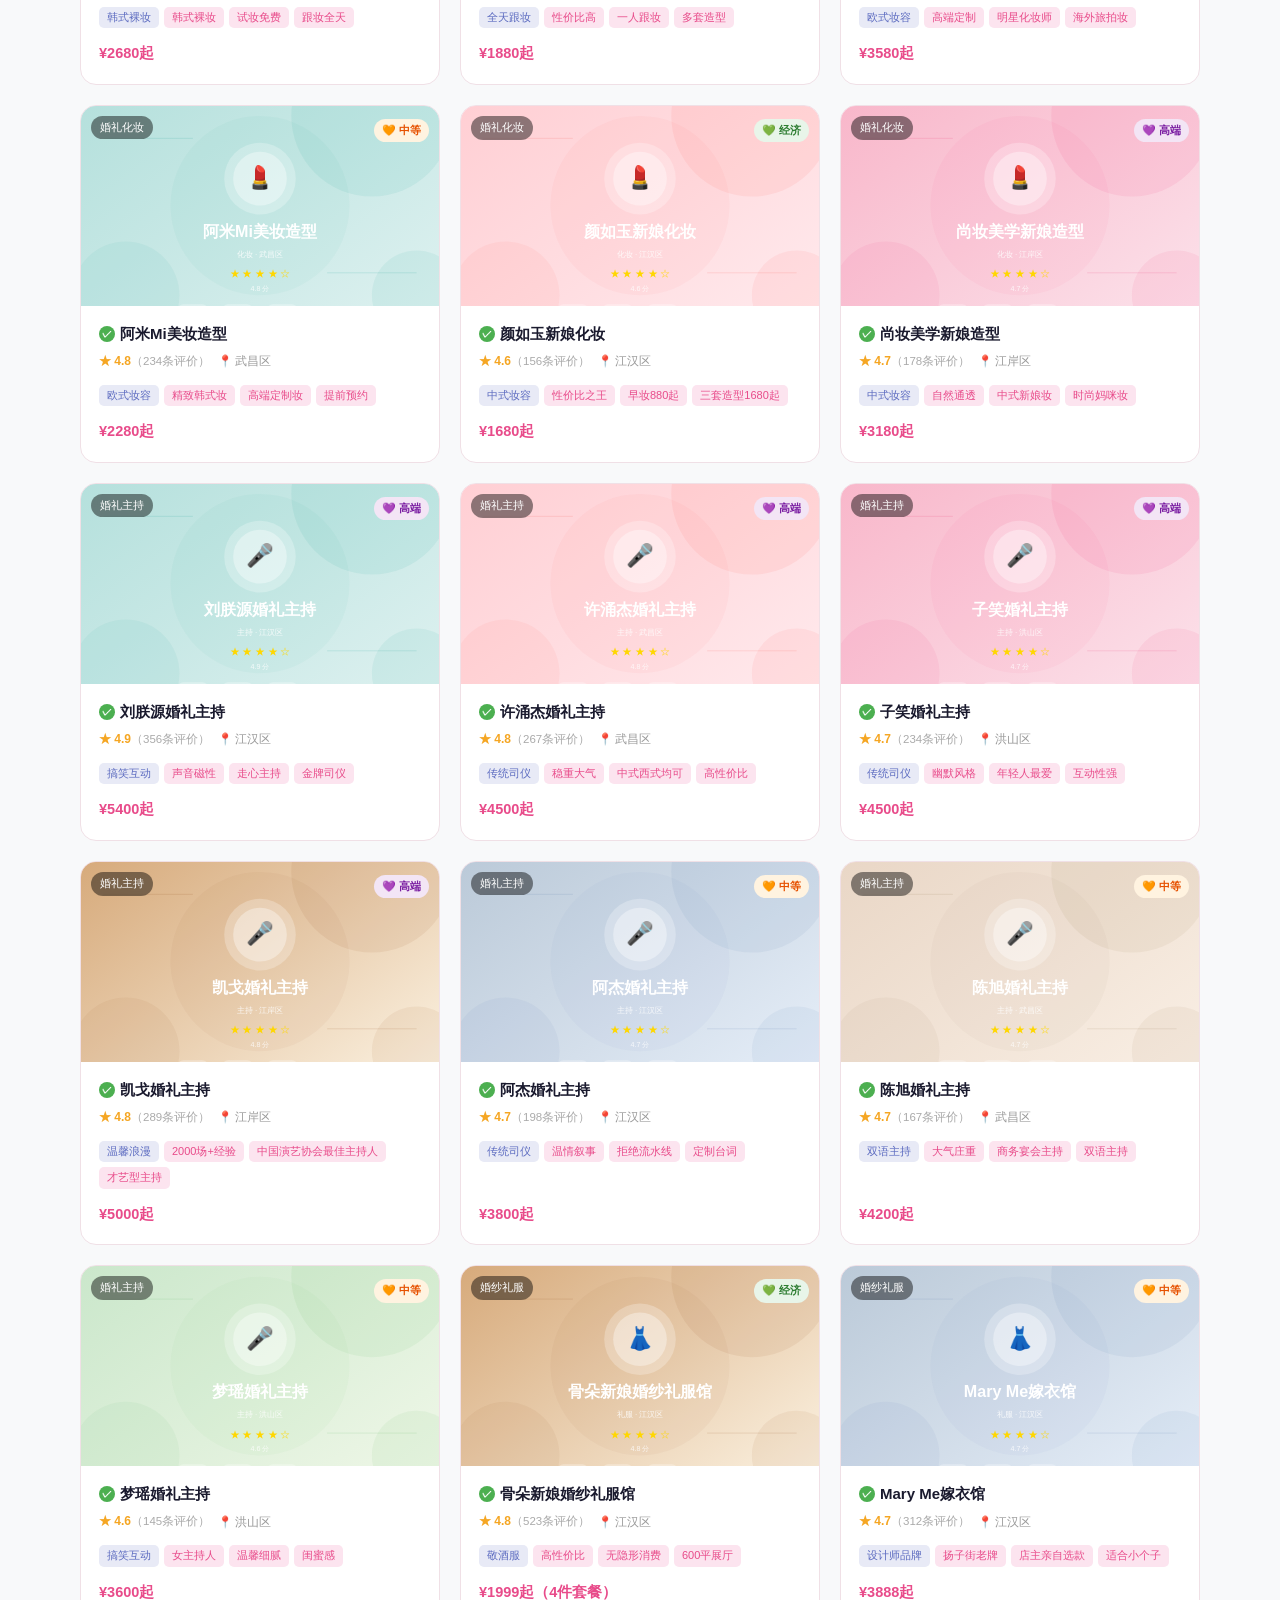
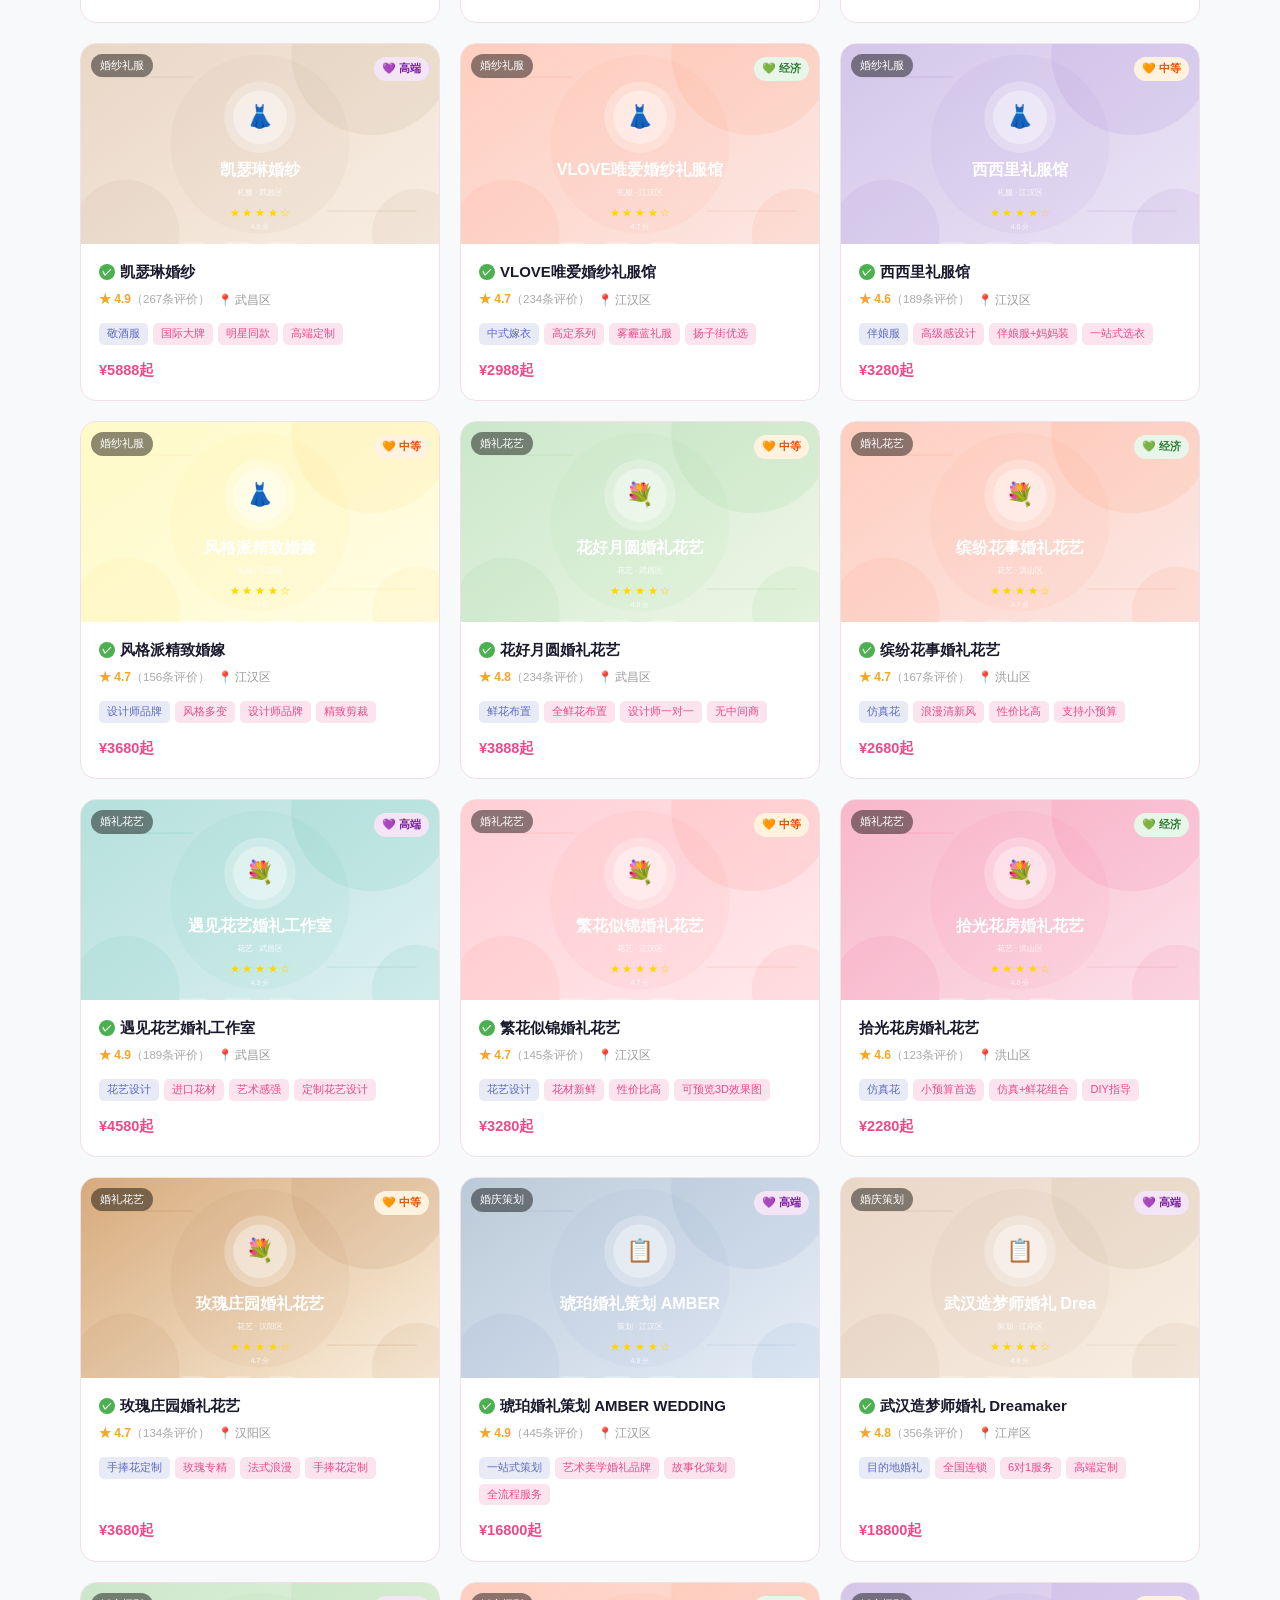
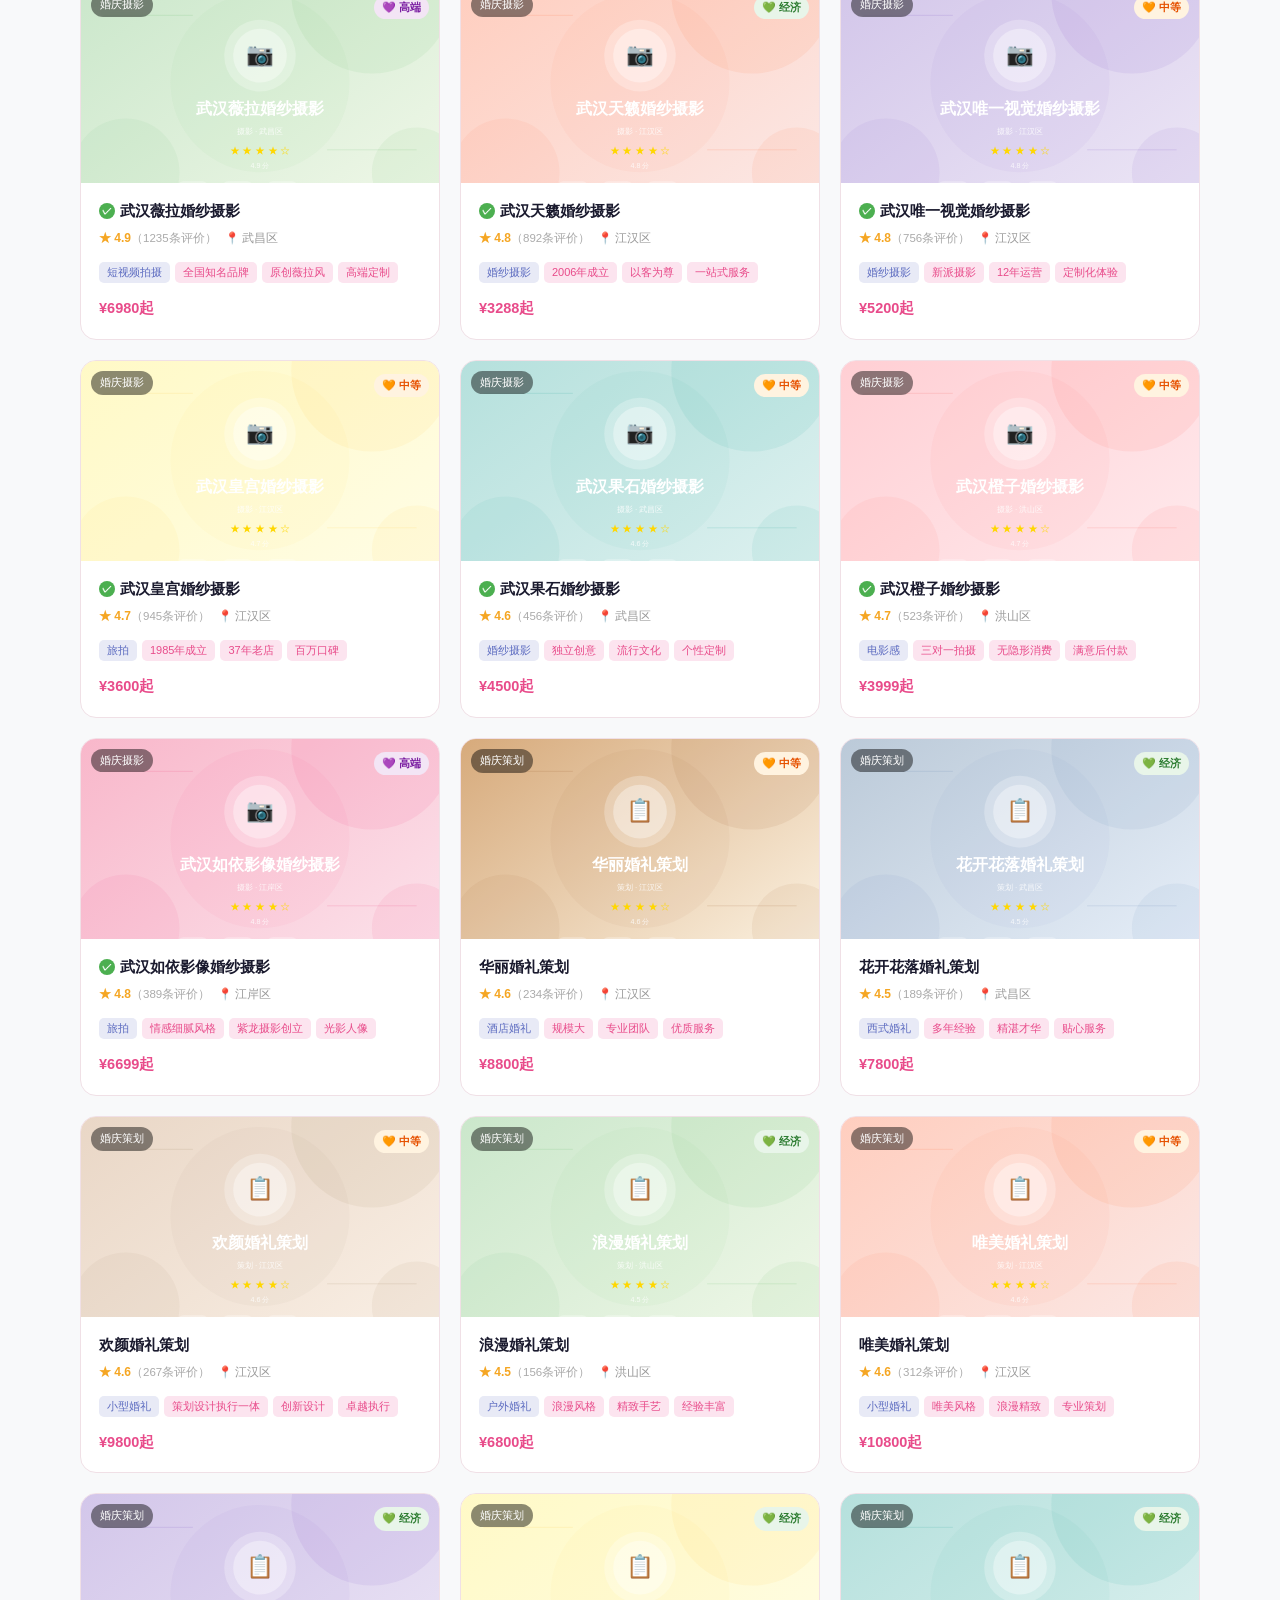
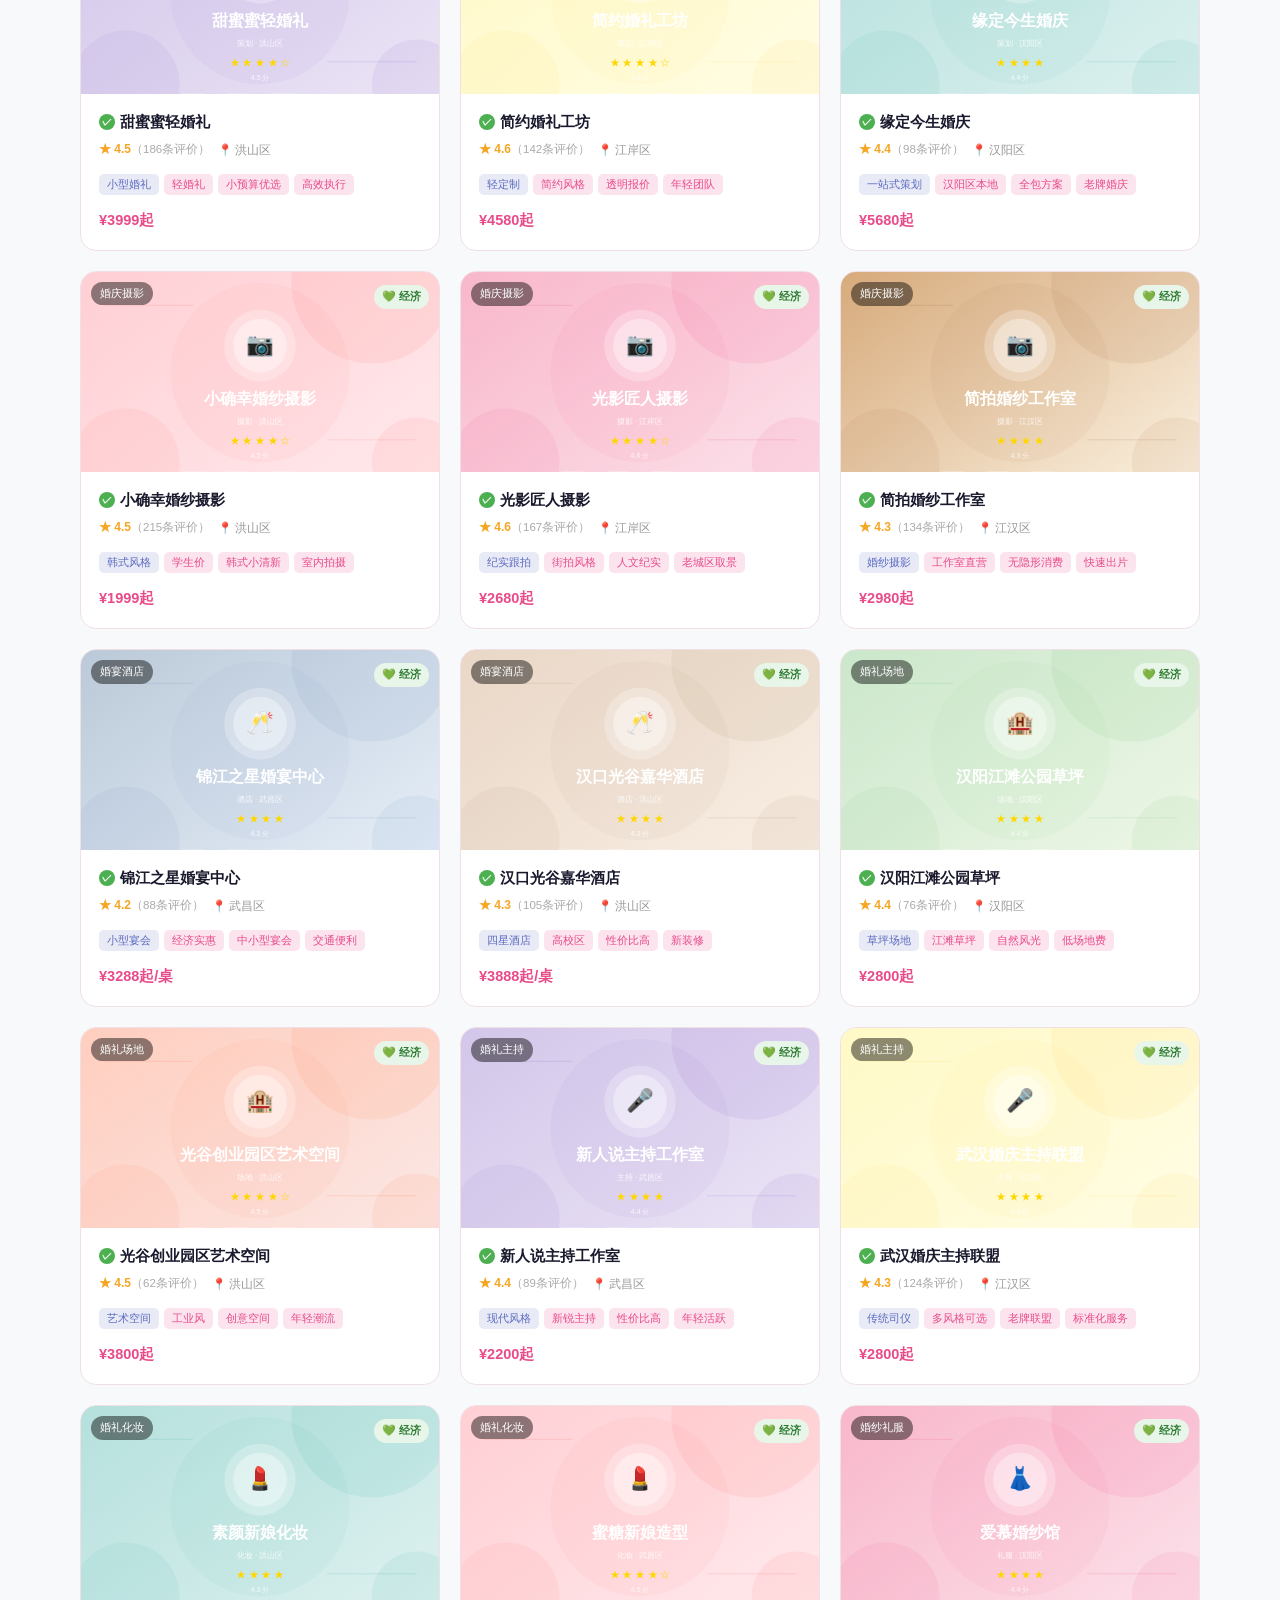
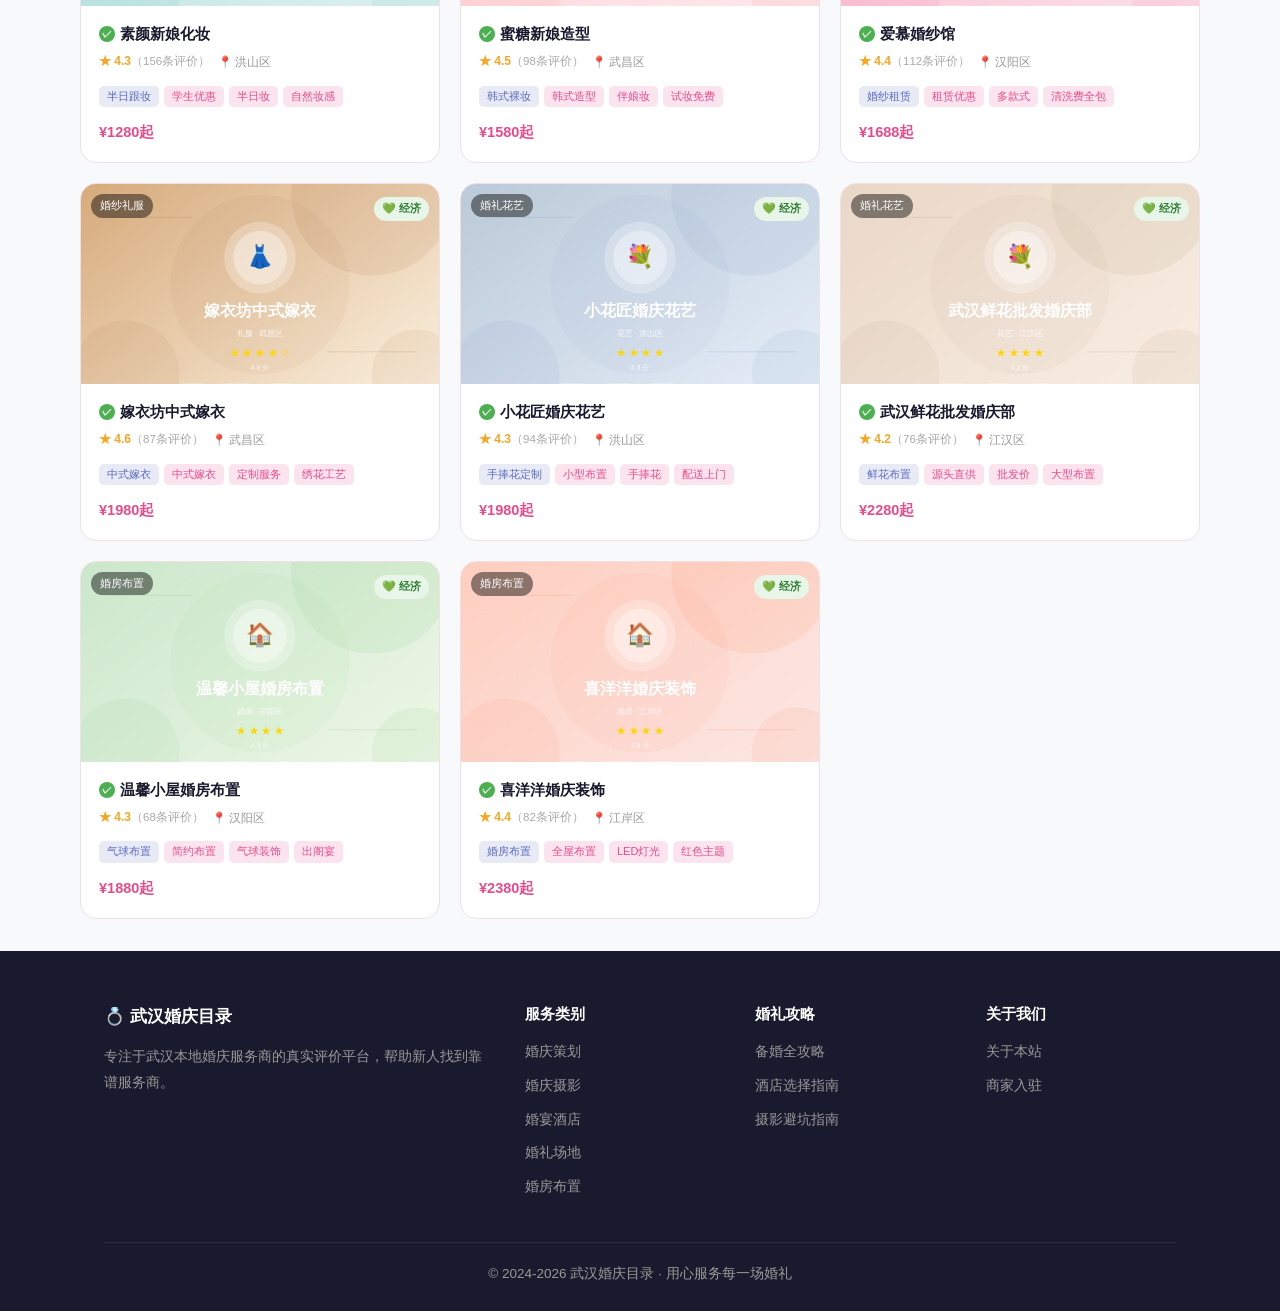
<file: pages/category.html>
<!DOCTYPE html>
<html lang="zh-CN">
<head>
  <meta charset="UTF-8">
  <meta name="viewport" content="width=device-width, initial-scale=1.0">
  <title>商家列表 - 武汉婚庆目录</title>
  <meta name="description" content="浏览武汉优质婚庆服务商列表，按类别和区域筛选。">
  <link rel="stylesheet" href="../css/style.css">
</head>
<body>

<nav class="navbar">
  <div class="nav-inner">
    <a href="../index.html" class="logo">💍 武汉婚庆目录</a>
    <div class="nav-links" id="navLinks">
      <a href="../index.html">首页</a>
      <a href="category.html?cat=planner">婚庆策划</a>
      <a href="category.html?cat=photography">婚庆摄影</a>
      <a href="category.html?cat=hotel">婚宴酒店</a>
      <a href="category.html?cat=venue">婚礼场地</a>
      <a href="category.html?cat=makeup">婚礼化妆</a>
      <a href="guide.html">备婚攻略</a>
      <a href="category.html?cat=new-house">婚房布置</a>
    </div>
    <div class="nav-actions">
      <a href="submit.html" class="btn-outline">免费入驻</a>
      <button class="hamburger" onclick="toggleMenu()">☰</button>
    </div>
  </div>
</nav>

<section class="page-header">
  <div class="container">
    <h1 id="page-title">商家列表</h1>
    <p id="page-desc">浏览武汉优质婚庆服务商</p>
  </div>
</section>

<section class="filter-bar">
  <div class="container" style="display:flex;flex-direction:column;gap:12px;padding:0;">
    <div style="display:flex;gap:10px;flex-wrap:wrap;align-items:center;">
      <select id="filter-cat" class="search-select" onchange="applyFilters()">
        <option value="">全部分类</option>
        <option value="planner">婚庆策划</option>
        <option value="photography">婚庆摄影</option>
        <option value="makeup">婚礼化妆</option>
        <option value="venue">婚礼场地</option>
        <option value="hotel">婚宴酒店</option>
        <option value="host">婚礼主持</option>
        <option value="dress">婚纱礼服</option>
        <option value="flower">婚礼花艺</option>
        <option value="new-house">婚房布置</option>
      </select>
      <select id="filter-district" class="search-select" onchange="applyFilters()">
        <option value="">全部区域</option>
        <option value="江汉区">江汉区</option>
        <option value="武昌区">武昌区</option>
        <option value="洪山区">洪山区</option>
        <option value="江岸区">江岸区</option>
        <option value="汉阳区">汉阳区</option>
        <option value="硚口区">硚口区</option>
        <option value="东西湖区">东西湖区</option>
      </select>
      <select id="filter-price" class="search-select" onchange="applyFilters()">
        <option value="">全部价位</option>
        <option value="economy">经济实惠</option>
        <option value="mid">中等价位</option>
        <option value="premium">高端定制</option>
      </select>
      <input type="text" id="filter-q" class="search-input" placeholder="搜索商家名称..." onkeyup="if(event.key==='Enter')applyFilters()">
      <button class="btn-search" onclick="applyFilters()">筛选</button>
      <span id="result-count" style="margin-left:auto;font-size:13px;color:#888;"></span>
    </div>
    <div id="sub-type-bar" style="display:none;gap:8px;flex-wrap:wrap;">
      <span style="font-size:12px;color:#888;line-height:28px;">风格：</span>
    </div>
  </div>
</section>

<section style="padding:32px 24px;">
  <div class="container" style="padding:0;">
    <div class="vendor-grid" id="vendor-list">
      <!-- JS动态渲染 -->
    </div>
  </div>
</section>

<footer class="footer">
  <div class="container">
    <div class="footer-grid">
      <div>
        <h3>💍 武汉婚庆目录</h3>
        <p>专注于武汉本地婚庆服务商的真实评价平台，帮助新人找到靠谱服务商。</p>
      </div>
      <div>
        <h4>服务类别</h4>
        <ul>
          <li><a href="category.html?cat=planner">婚庆策划</a></li>
          <li><a href="category.html?cat=photography">婚庆摄影</a></li>
          <li><a href="category.html?cat=hotel">婚宴酒店</a></li>
          <li><a href="category.html?cat=venue">婚礼场地</a></li>
          <li><a href="category.html?cat=new-house">婚房布置</a></li>
        </ul>
      </div>
      <div>
        <h4>婚礼攻略</h4>
        <ul>
          <li><a href="guide.html">备婚全攻略</a></li>
          <li><a href="#">酒店选择指南</a></li>
          <li><a href="#">摄影避坑指南</a></li>
        </ul>
      </div>
      <div>
        <h4>关于我们</h4>
        <ul>
          <li><a href="#">关于本站</a></li>
          <li><a href="submit.html">商家入驻</a></li>
        </ul>
      </div>
    </div>
    <div class="footer-bottom">
      <p>&copy; 2024-2026 武汉婚庆目录 · 用心服务每一场婚礼</p>
    </div>
  </div>
</footer>

<script src="../js/app.js"></script>
<script>
  loadCategoryPage();
  function toggleMenu() {
    const nl = document.getElementById('navLinks');
    nl.style.display = nl.style.display === 'flex' ? 'none' : 'flex';
  }
</script>
</body>
</html>
</file>
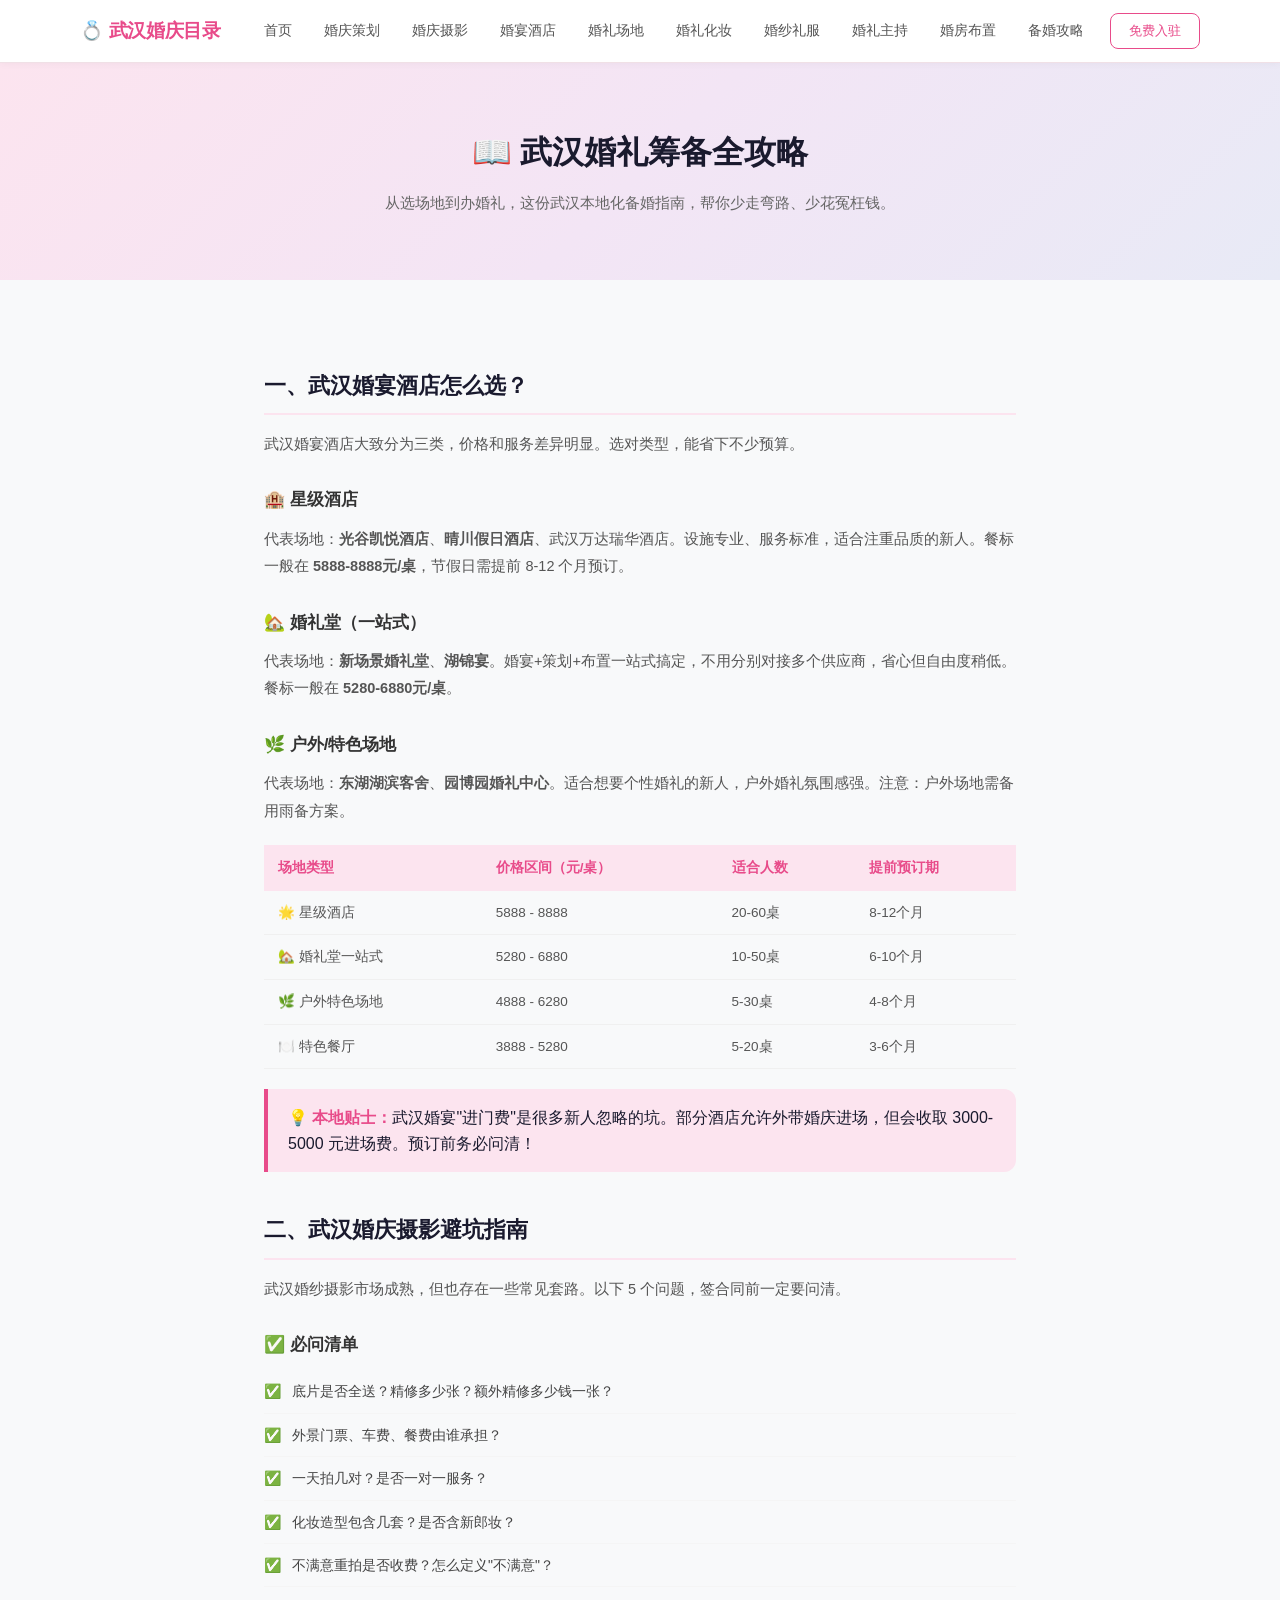
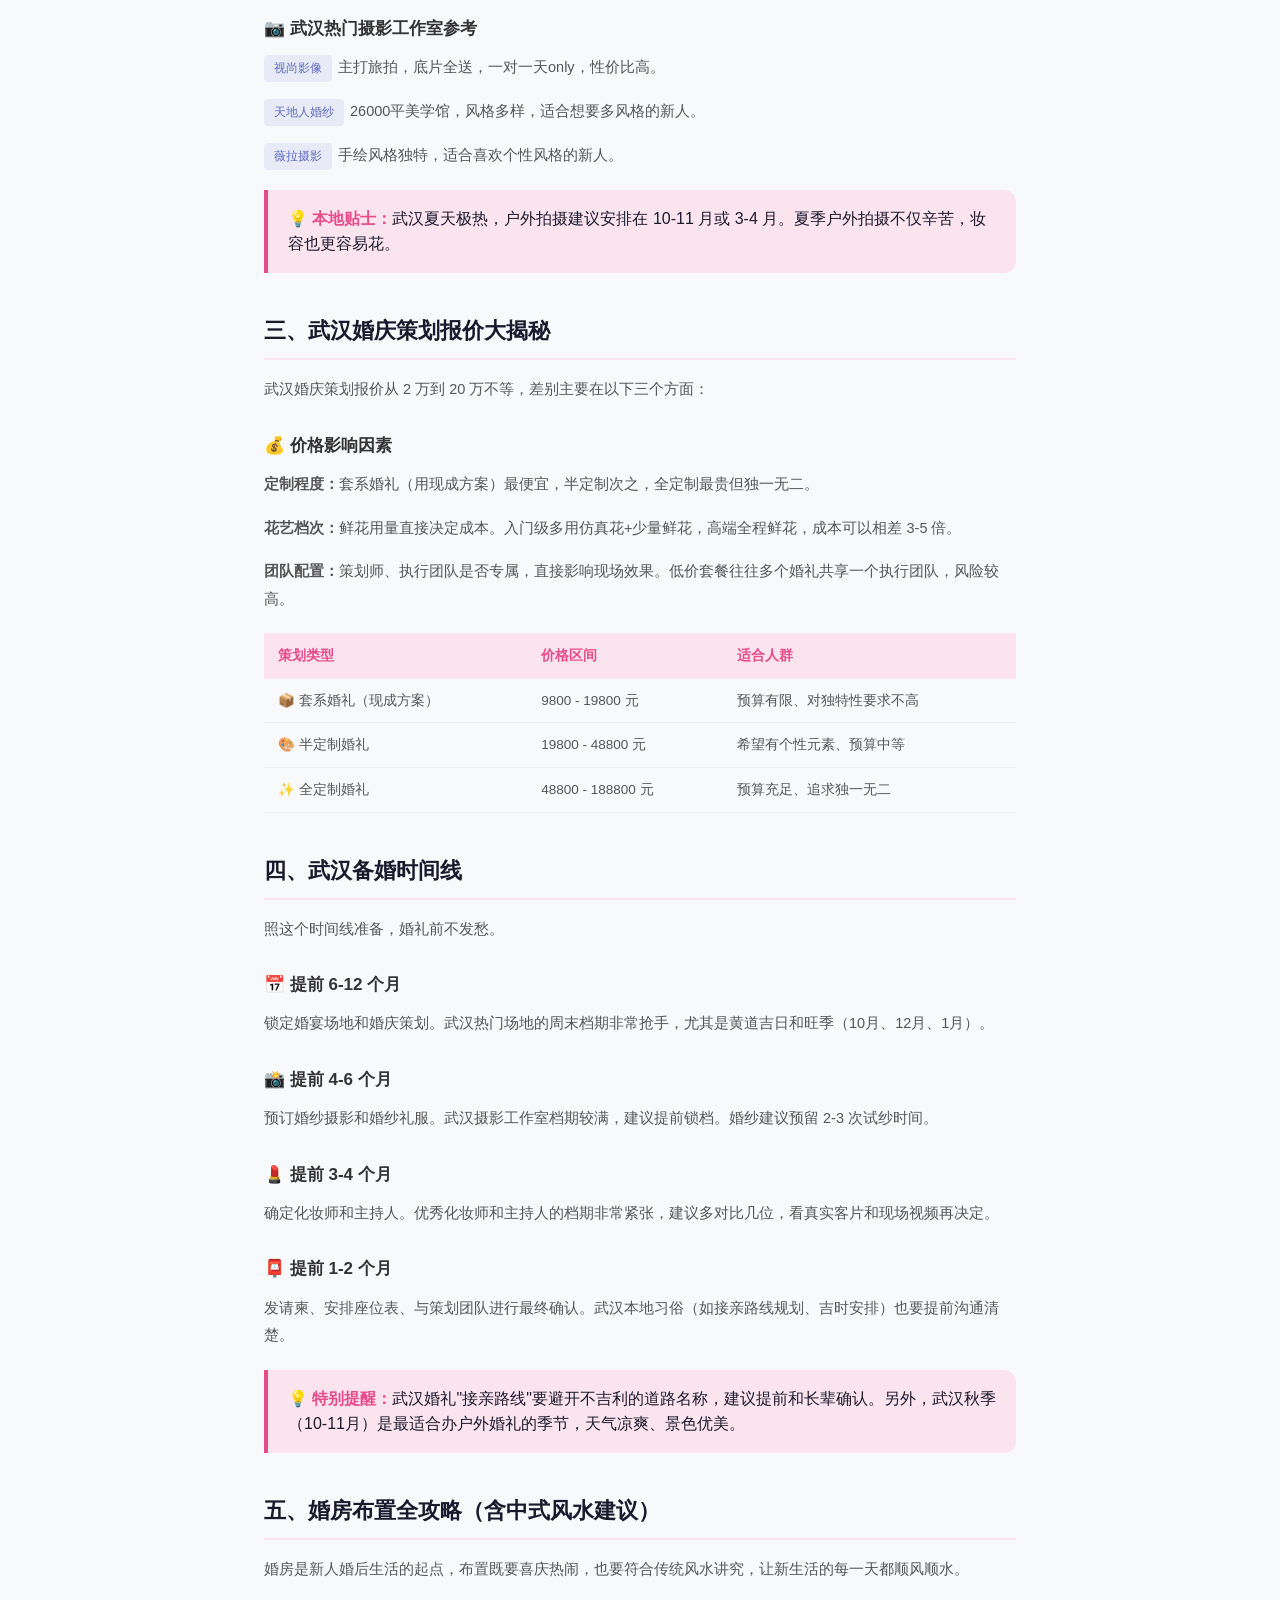
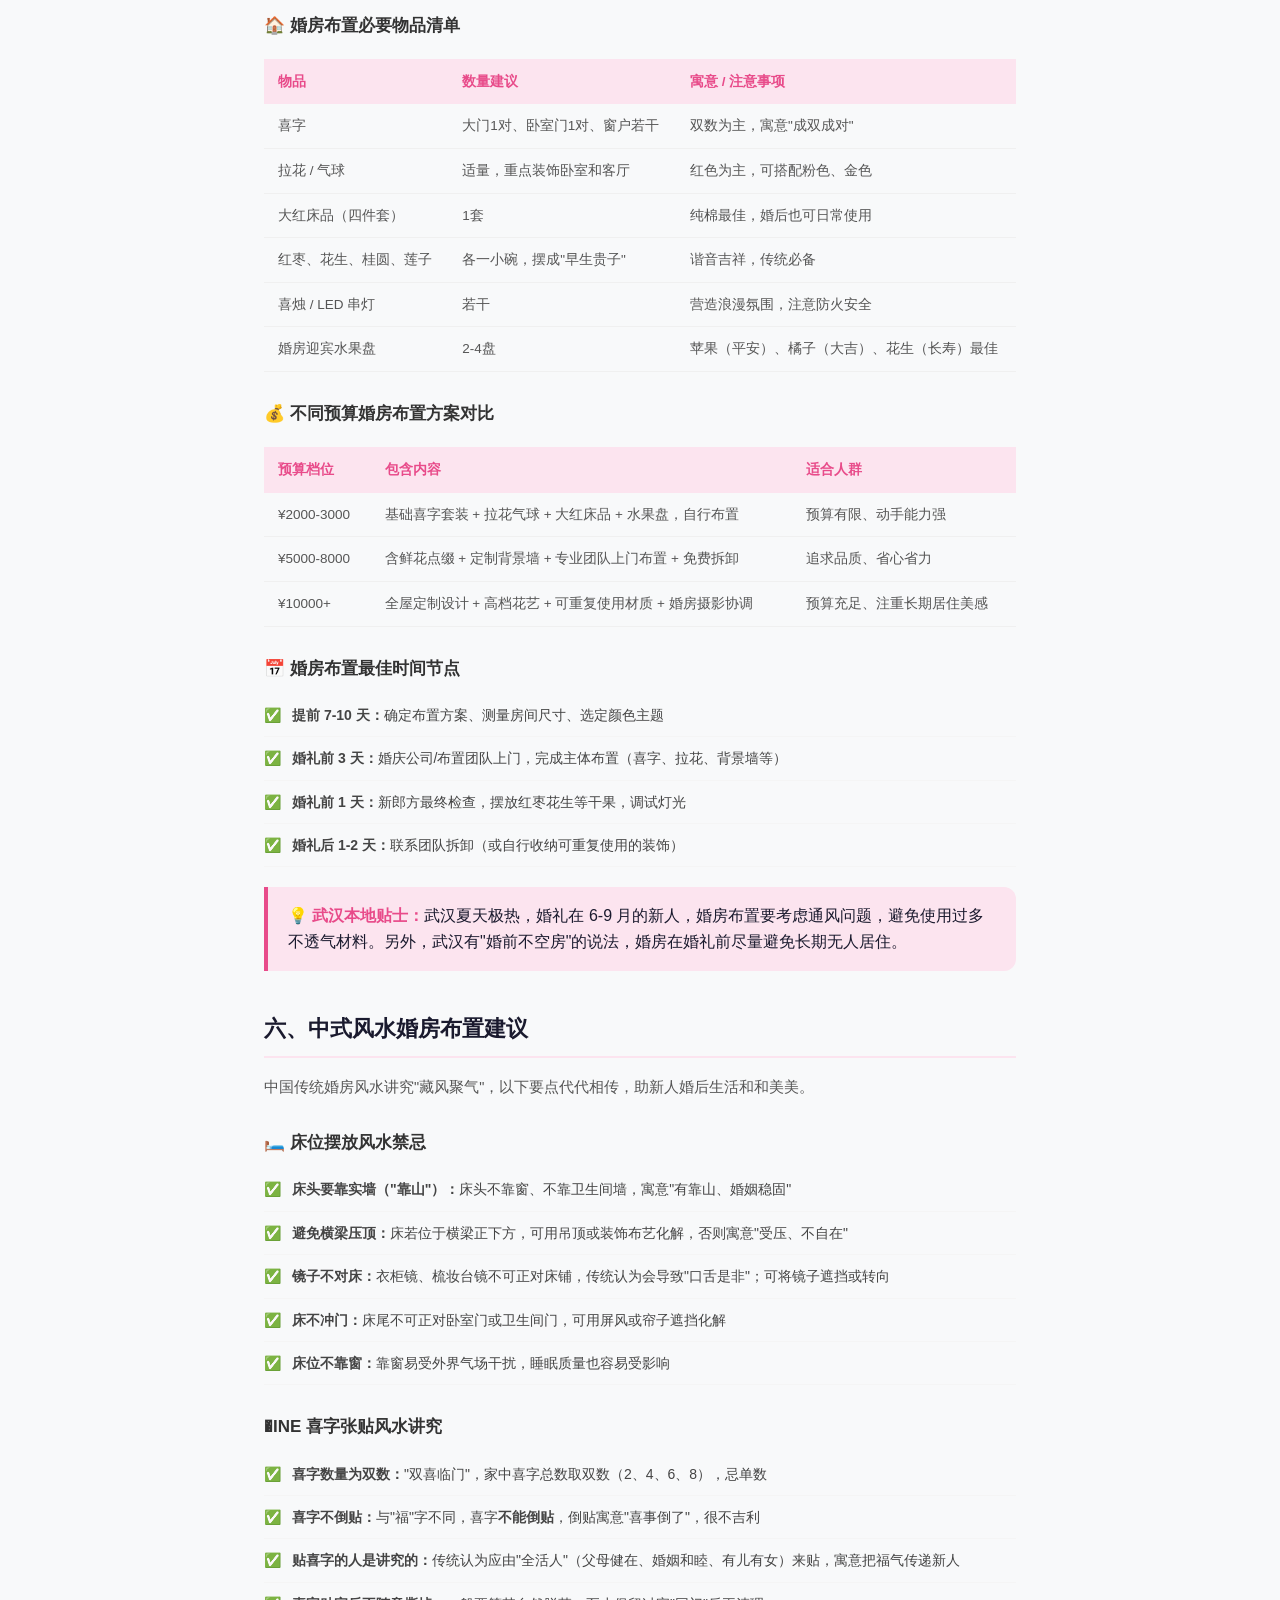
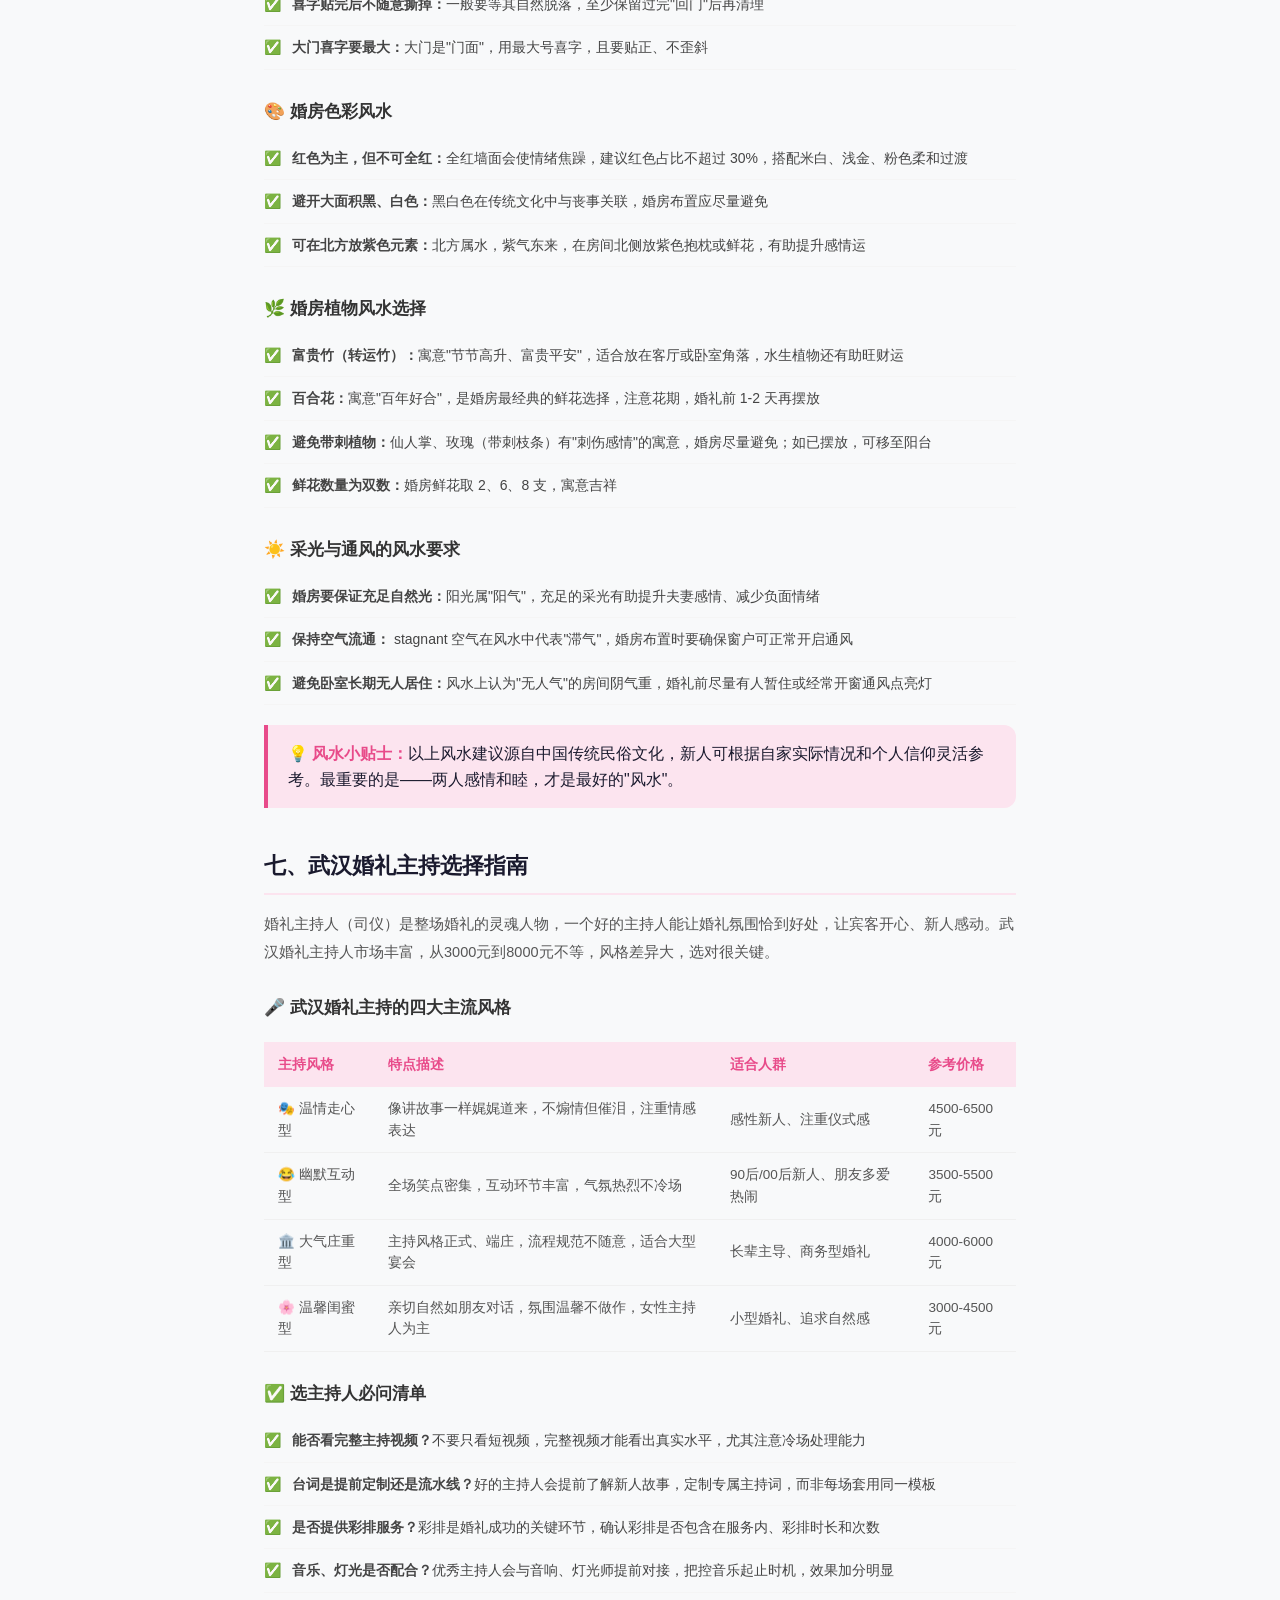
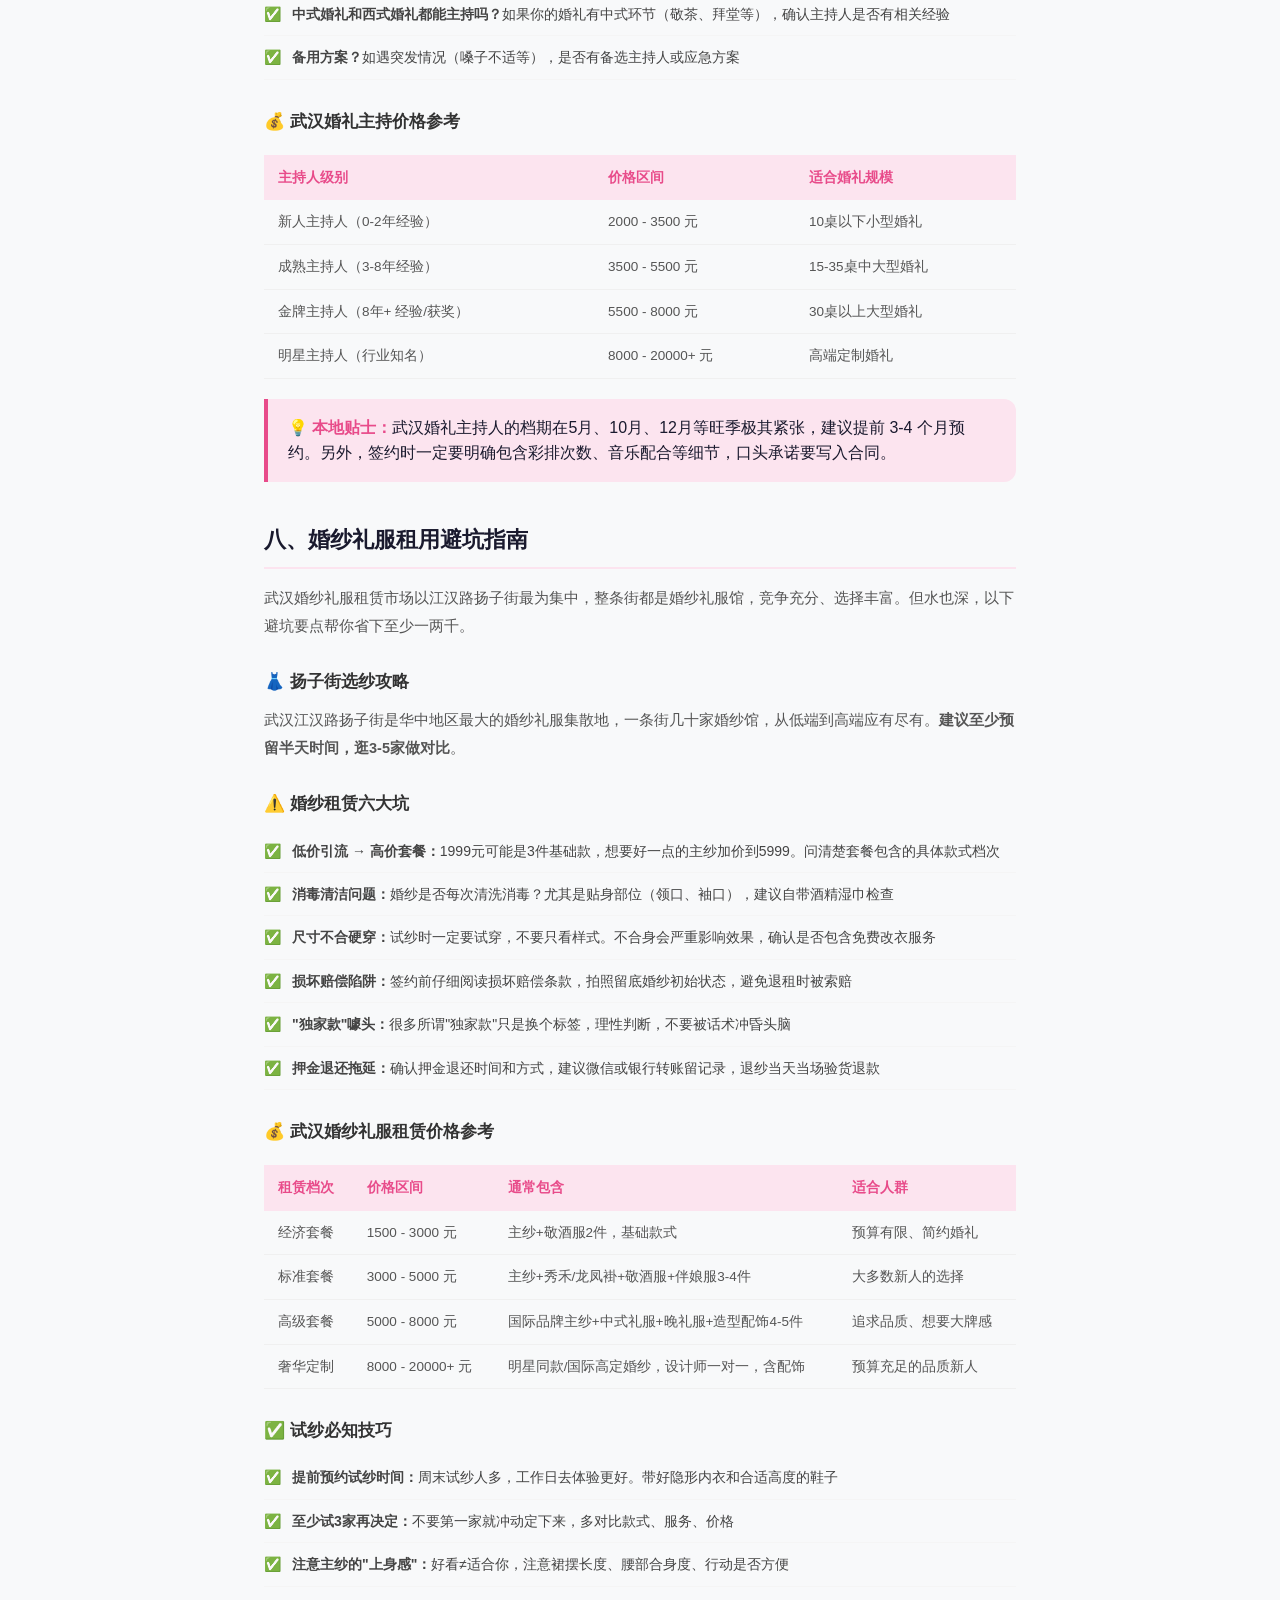
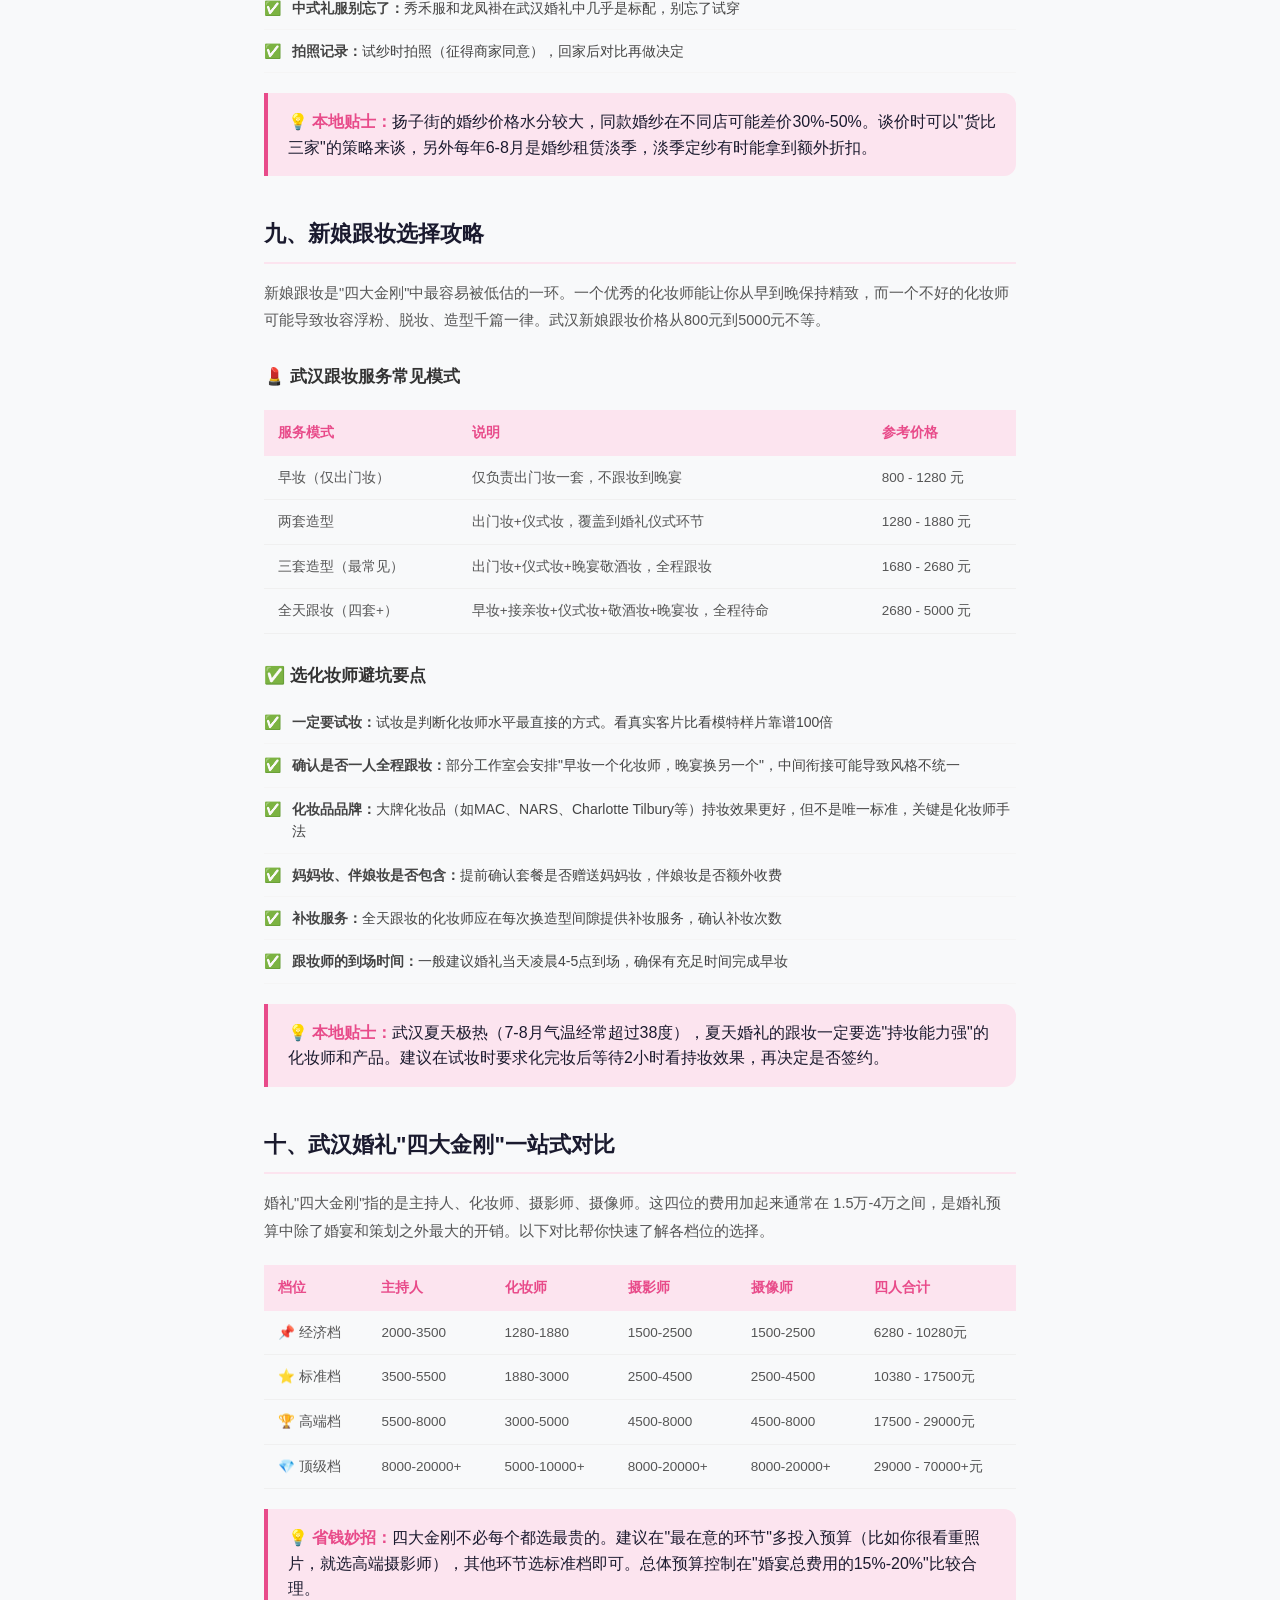
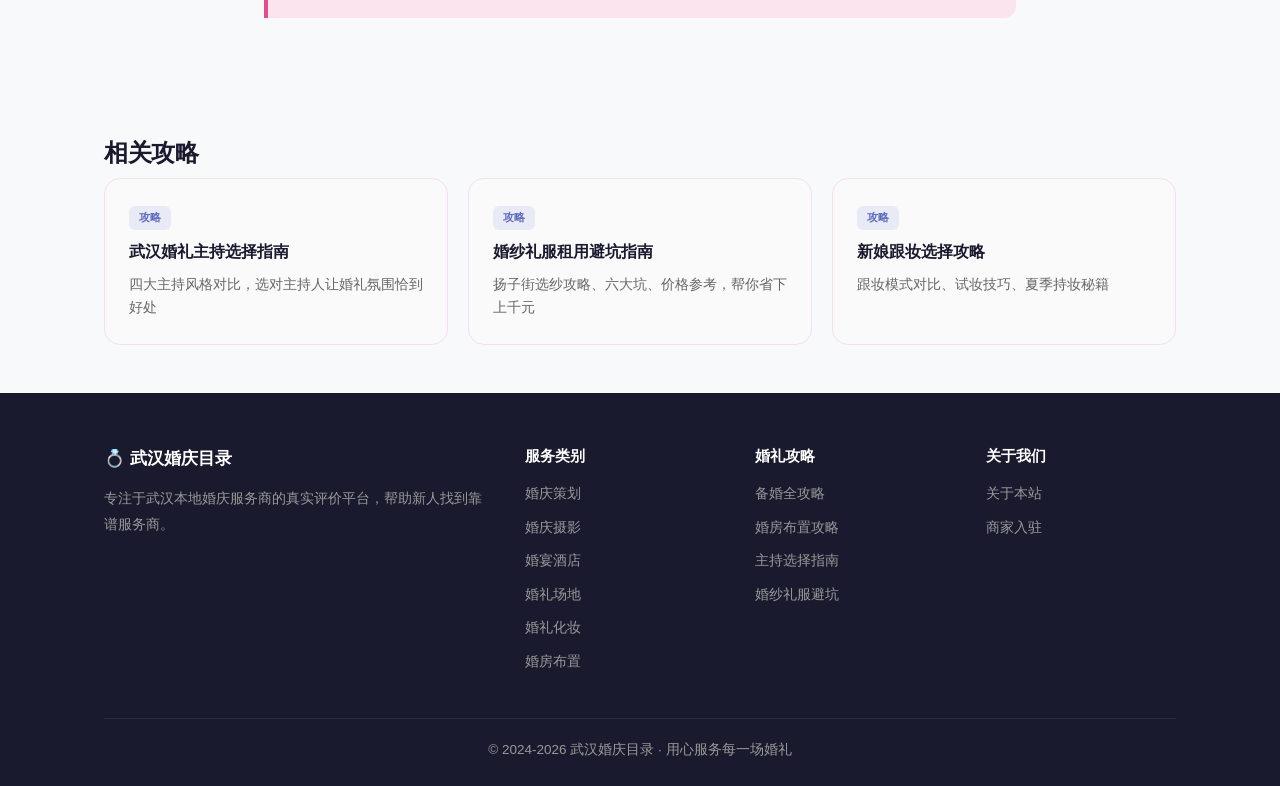
<file: pages/guide.html>
<!DOCTYPE html>
<html lang="zh-CN">
<head>
  <meta charset="UTF-8">
  <meta name="viewport" content="width=device-width, initial-scale=1.0">
  <title>武汉婚礼筹备全攻略 — 主持/礼服/化妆/场地一站式指南</title>
  <meta name="description" content="武汉婚礼筹备全攻略：主持选择、婚纱礼服避坑、化妆师挑选、婚宴酒店对比，武汉本地备婚必看。">
  <link rel="stylesheet" href="../css/style.css">
  <style>
    .guide-hero { background: linear-gradient(135deg, #fce4ef 0%, #f3e5f5 50%, #e8eaf6 100%); padding: 64px 24px; text-align: center; }
    .guide-hero h1 { font-size: 32px; font-weight: 800; color: #1a1a2e; margin-bottom: 12px; }
    .guide-hero p { color: #666; font-size: 15px; max-width: 600px; margin: 0 auto; line-height: 1.7; }
    .guide-article { max-width: 800px; margin: 0 auto; padding: 48px 24px; }
    .guide-article h2 { font-size: 22px; font-weight: 700; margin: 40px 0 16px; padding-bottom: 10px; border-bottom: 2px solid #fce4ef; color: #1a1a2e; }
    .guide-article h3 { font-size: 17px; font-weight: 700; margin: 28px 0 12px; color: #333; }
    .guide-article p { font-size: 14.5px; color: #555; line-height: 1.9; margin-bottom: 16px; }
    .guide-article .tip-box { background: #fce4ef; border-left: 4px solid #e84b8a; padding: 16px 20px; border-radius: 0 12px 12px 0; margin: 20px 0; }
    .guide-article .tip-box strong { color: #e84b8a; }
    .guide-article .price-table { width: 100%; border-collapse: collapse; margin: 20px 0; }
    .guide-article .price-table th { background: #fce4ef; color: #e84b8a; padding: 12px 14px; text-align: left; font-size: 13.5px; }
    .guide-article .price-table td { padding: 11px 14px; border-bottom: 1px solid #f0f0f0; font-size: 13.5px; color: #555; }
    .guide-article .price-table tr:hover td { background: #fafafa; }
    .guide-article .tag { display: inline-block; padding: 2px 10px; background: #e8eaf6; color: #5c6bc0; border-radius: 4px; font-size: 12px; margin-right: 6px; }
    .guide-article .checklist { list-style: none; padding: 0; }
    .guide-article .checklist li { padding: 10px 0 10px 28px; position: relative; border-bottom: 1px solid #f5f5f5; font-size: 14px; color: #444; }
    .guide-article .checklist li:before { content: '✅'; position: absolute; left: 0; }
    .related-guides { background: #f8f9fa; padding: 48px 24px; }
  </style>
</head>
<body>

<nav class="navbar">
  <div class="nav-inner">
    <a href="../index.html" class="logo">💍 武汉婚庆目录</a>
    <div class="nav-links" id="navLinks">
      <a href="../index.html">首页</a>
      <a href="category.html?cat=planner">婚庆策划</a>
      <a href="category.html?cat=photography">婚庆摄影</a>
      <a href="category.html?cat=hotel">婚宴酒店</a>
      <a href="category.html?cat=venue">婚礼场地</a>
      <a href="category.html?cat=make-up">婚礼化妆</a>
      <a href="category.html?cat=dress">婚纱礼服</a>
      <a href="category.html?cat=host">婚礼主持</a>
      <a href="category.html?cat=new-house">婚房布置</a>
      <a href="guide.html">备婚攻略</a>
    </div>
    <div class="nav-actions">
      <a href="submit.html" class="btn-outline">免费入驻</a>
      <button class="hamburger" onclick="toggleMenu()">☰</button>
    </div>
  </div>
</nav>

<section class="guide-hero">
  <h1>📖 武汉婚礼筹备全攻略</h1>
  <p>从选场地到办婚礼，这份武汉本地化备婚指南，帮你少走弯路、少花冤枉钱。</p>
</section>

<article class="guide-article">

  <h2 id="hotel-guide">一、武汉婚宴酒店怎么选？</h2>
  <p>武汉婚宴酒店大致分为三类，价格和服务差异明显。选对类型，能省下不少预算。</p>

  <h3>🏨 星级酒店</h3>
  <p>代表场地：<strong>光谷凯悦酒店</strong>、<strong>晴川假日酒店</strong>、武汉万达瑞华酒店。设施专业、服务标准，适合注重品质的新人。餐标一般在 <strong>5888-8888元/桌</strong>，节假日需提前 8-12 个月预订。</p>

  <h3>🏡 婚礼堂（一站式）</h3>
  <p>代表场地：<strong>新场景婚礼堂</strong>、<strong>湖锦宴</strong>。婚宴+策划+布置一站式搞定，不用分别对接多个供应商，省心但自由度稍低。餐标一般在 <strong>5280-6880元/桌</strong>。</p>

  <h3>🌿 户外/特色场地</h3>
  <p>代表场地：<strong>东湖湖滨客舍</strong>、<strong>园博园婚礼中心</strong>。适合想要个性婚礼的新人，户外婚礼氛围感强。注意：户外场地需备用雨备方案。</p>

  <table class="price-table">
    <tr><th>场地类型</th><th>价格区间（元/桌）</th><th>适合人数</th><th>提前预订期</th></tr>
    <tr><td>🌟 星级酒店</td><td>5888 - 8888</td><td>20-60桌</td><td>8-12个月</td></tr>
    <tr><td>🏡 婚礼堂一站式</td><td>5280 - 6880</td><td>10-50桌</td><td>6-10个月</td></tr>
    <tr><td>🌿 户外特色场地</td><td>4888 - 6280</td><td>5-30桌</td><td>4-8个月</td></tr>
    <tr><td>🍽️ 特色餐厅</td><td>3888 - 5280</td><td>5-20桌</td><td>3-6个月</td></tr>
  </table>

  <div class="tip-box">
    <strong>💡 本地贴士：</strong>武汉婚宴"进门费"是很多新人忽略的坑。部分酒店允许外带婚庆进场，但会收取 3000-5000 元进场费。预订前务必问清！
  </div>

  <h2 id="photo-guide">二、武汉婚庆摄影避坑指南</h2>
  <p>武汉婚纱摄影市场成熟，但也存在一些常见套路。以下 5 个问题，签合同前一定要问清。</p>

  <h3>✅ 必问清单</h3>
  <ul class="checklist">
    <li>底片是否全送？精修多少张？额外精修多少钱一张？</li>
    <li>外景门票、车费、餐费由谁承担？</li>
    <li>一天拍几对？是否一对一服务？</li>
    <li>化妆造型包含几套？是否含新郎妆？</li>
    <li>不满意重拍是否收费？怎么定义"不满意"？</li>
  </ul>

  <h3>📷 武汉热门摄影工作室参考</h3>
  <p><span class="tag">视尚影像</span>主打旅拍，底片全送，一对一天only，性价比高。</p>
  <p><span class="tag">天地人婚纱</span>26000平美学馆，风格多样，适合想要多风格的新人。</p>
  <p><span class="tag">薇拉摄影</span>手绘风格独特，适合喜欢个性风格的新人。</p>

  <div class="tip-box">
    <strong>💡 本地贴士：</strong>武汉夏天极热，户外拍摄建议安排在 10-11 月或 3-4 月。夏季户外拍摄不仅辛苦，妆容也更容易花。
  </div>

  <h2 id="planner-guide">三、武汉婚庆策划报价大揭秘</h2>
  <p>武汉婚庆策划报价从 2 万到 20 万不等，差别主要在以下三个方面：</p>

  <h3>💰 价格影响因素</h3>
  <p><strong>定制程度：</strong>套系婚礼（用现成方案）最便宜，半定制次之，全定制最贵但独一无二。</p>
  <p><strong>花艺档次：</strong>鲜花用量直接决定成本。入门级多用仿真花+少量鲜花，高端全程鲜花，成本可以相差 3-5 倍。</p>
  <p><strong>团队配置：</strong>策划师、执行团队是否专属，直接影响现场效果。低价套餐往往多个婚礼共享一个执行团队，风险较高。</p>

  <table class="price-table">
    <tr><th>策划类型</th><th>价格区间</th><th>适合人群</th></tr>
    <tr><td>📦 套系婚礼（现成方案）</td><td>9800 - 19800 元</td><td>预算有限、对独特性要求不高</td></tr>
    <tr><td>🎨 半定制婚礼</td><td>19800 - 48800 元</td><td>希望有个性元素、预算中等</td></tr>
    <tr><td>✨ 全定制婚礼</td><td>48800 - 188800 元</td><td>预算充足、追求独一无二</td></tr>
  </table>

  <h2>四、武汉备婚时间线</h2>
  <p>照这个时间线准备，婚礼前不发愁。</p>

  <h3>📅 提前 6-12 个月</h3>
  <p>锁定婚宴场地和婚庆策划。武汉热门场地的周末档期非常抢手，尤其是黄道吉日和旺季（10月、12月、1月）。</p>

  <h3>📸 提前 4-6 个月</h3>
  <p>预订婚纱摄影和婚纱礼服。武汉摄影工作室档期较满，建议提前锁档。婚纱建议预留 2-3 次试纱时间。</p>

  <h3>💄 提前 3-4 个月</h3>
  <p>确定化妆师和主持人。优秀化妆师和主持人的档期非常紧张，建议多对比几位，看真实客片和现场视频再决定。</p>

  <h3>📮 提前 1-2 个月</h3>
  <p>发请柬、安排座位表、与策划团队进行最终确认。武汉本地习俗（如接亲路线规划、吉时安排）也要提前沟通清楚。</p>

  <div class="tip-box">
    <strong>💡 特别提醒：</strong>武汉婚礼"接亲路线"要避开不吉利的道路名称，建议提前和长辈确认。另外，武汉秋季（10-11月）是最适合办户外婚礼的季节，天气凉爽、景色优美。
  </div>

  <h2 id="new-house">五、婚房布置全攻略（含中式风水建议）</h2>
  <p>婚房是新人婚后生活的起点，布置既要喜庆热闹，也要符合传统风水讲究，让新生活的每一天都顺风顺水。</p>

  <h3>🏠 婚房布置必要物品清单</h3>
  <table class="price-table">
    <tr><th>物品</th><th>数量建议</th><th>寓意 / 注意事项</th></tr>
    <tr><td>喜字</td><td>大门1对、卧室门1对、窗户若干</td><td>双数为主，寓意"成双成对"</td></tr>
    <tr><td>拉花 / 气球</td><td>适量，重点装饰卧室和客厅</td><td>红色为主，可搭配粉色、金色</td></tr>
    <tr><td>大红床品（四件套）</td><td>1套</td><td>纯棉最佳，婚后也可日常使用</td></tr>
    <tr><td>红枣、花生、桂圆、莲子</td><td>各一小碗，摆成"早生贵子"</td><td>谐音吉祥，传统必备</td></tr>
    <tr><td>喜烛 / LED 串灯</td><td>若干</td><td>营造浪漫氛围，注意防火安全</td></tr>
    <tr><td>婚房迎宾水果盘</td><td>2-4盘</td><td>苹果（平安）、橘子（大吉）、花生（长寿）最佳</td></tr>
  </table>

  <h3>💰 不同预算婚房布置方案对比</h3>
  <table class="price-table">
    <tr><th>预算档位</th><th>包含内容</th><th>适合人群</th></tr>
    <tr><td>¥2000-3000</td><td>基础喜字套装 + 拉花气球 + 大红床品 + 水果盘，自行布置</td><td>预算有限、动手能力强</td></tr>
    <tr><td>¥5000-8000</td><td>含鲜花点缀 + 定制背景墙 + 专业团队上门布置 + 免费拆卸</td><td>追求品质、省心省力</td></tr>
    <tr><td>¥10000+</td><td>全屋定制设计 + 高档花艺 + 可重复使用材质 + 婚房摄影协调</td><td>预算充足、注重长期居住美感</td></tr>
  </table>

  <h3>📅 婚房布置最佳时间节点</h3>
  <ul class="checklist">
    <li><strong>提前 7-10 天：</strong>确定布置方案、测量房间尺寸、选定颜色主题</li>
    <li><strong>婚礼前 3 天：</strong>婚庆公司/布置团队上门，完成主体布置（喜字、拉花、背景墙等）</li>
    <li><strong>婚礼前 1 天：</strong>新郎方最终检查，摆放红枣花生等干果，调试灯光</li>
    <li><strong>婚礼后 1-2 天：</strong>联系团队拆卸（或自行收纳可重复使用的装饰）</li>
  </ul>

  <div class="tip-box">
    <strong>💡 武汉本地贴士：</strong>武汉夏天极热，婚礼在 6-9 月的新人，婚房布置要考虑通风问题，避免使用过多不透气材料。另外，武汉有"婚前不空房"的说法，婚房在婚礼前尽量避免长期无人居住。
  </div>

  <h2>六、中式风水婚房布置建议</h2>
  <p>中国传统婚房风水讲究"藏风聚气"，以下要点代代相传，助新人婚后生活和和美美。</p>

  <h3>🛏️ 床位摆放风水禁忌</h3>
  <ul class="checklist">
    <li><strong>床头要靠实墙（"靠山"）：</strong>床头不靠窗、不靠卫生间墙，寓意"有靠山、婚姻稳固"</li>
    <li><strong>避免横梁压顶：</strong>床若位于横梁正下方，可用吊顶或装饰布艺化解，否则寓意"受压、不自在"</li>
    <li><strong>镜子不对床：</strong>衣柜镜、梳妆台镜不可正对床铺，传统认为会导致"口舌是非"；可将镜子遮挡或转向</li>
    <li><strong>床不冲门：</strong>床尾不可正对卧室门或卫生间门，可用屏风或帘子遮挡化解</li>
    <li><strong>床位不靠窗：</strong>靠窗易受外界气场干扰，睡眠质量也容易受影响</li>
  </ul>

  <h3>�INE 喜字张贴风水讲究</h3>
  <ul class="checklist">
    <li><strong>喜字数量为双数：</strong>"双喜临门"，家中喜字总数取双数（2、4、6、8），忌单数</li>
    <li><strong>喜字不倒贴：</strong>与"福"字不同，喜字<strong>不能倒贴</strong>，倒贴寓意"喜事倒了"，很不吉利</li>
    <li><strong>贴喜字的人是讲究的：</strong>传统认为应由"全活人"（父母健在、婚姻和睦、有儿有女）来贴，寓意把福气传递新人</li>
    <li><strong>喜字贴完后不随意撕掉：</strong>一般要等其自然脱落，至少保留过完"回门"后再清理</li>
    <li><strong>大门喜字要最大：</strong>大门是"门面"，用最大号喜字，且要贴正、不歪斜</li>
  </ul>

  <h3>🎨 婚房色彩风水</h3>
  <ul class="checklist">
    <li><strong>红色为主，但不可全红：</strong>全红墙面会使情绪焦躁，建议红色占比不超过 30%，搭配米白、浅金、粉色柔和过渡</li>
    <li><strong>避开大面积黑、白色：</strong>黑白色在传统文化中与丧事关联，婚房布置应尽量避免</li>
    <li><strong>可在北方放紫色元素：</strong>北方属水，紫气东来，在房间北侧放紫色抱枕或鲜花，有助提升感情运</li>
  </ul>

  <h3>🌿 婚房植物风水选择</h3>
  <ul class="checklist">
    <li><strong>富贵竹（转运竹）：</strong>寓意"节节高升、富贵平安"，适合放在客厅或卧室角落，水生植物还有助旺财运</li>
    <li><strong>百合花：</strong>寓意"百年好合"，是婚房最经典的鲜花选择，注意花期，婚礼前 1-2 天再摆放</li>
    <li><strong>避免带刺植物：</strong>仙人掌、玫瑰（带刺枝条）有"刺伤感情"的寓意，婚房尽量避免；如已摆放，可移至阳台</li>
    <li><strong>鲜花数量为双数：</strong>婚房鲜花取 2、6、8 支，寓意吉祥</li>
  </ul>

  <h3>☀️ 采光与通风的风水要求</h3>
  <ul class="checklist">
    <li><strong>婚房要保证充足自然光：</strong>阳光属"阳气"，充足的采光有助提升夫妻感情、减少负面情绪</li>
    <li><strong>保持空气流通：</strong> stagnant 空气在风水中代表"滞气"，婚房布置时要确保窗户可正常开启通风</li>
    <li><strong>避免卧室长期无人居住：</strong>风水上认为"无人气"的房间阴气重，婚礼前尽量有人暂住或经常开窗通风点亮灯</li>
  </ul>

  <div class="tip-box">
    <strong>💡 风水小贴士：</strong>以上风水建议源自中国传统民俗文化，新人可根据自家实际情况和个人信仰灵活参考。最重要的是——两人感情和睦，才是最好的"风水"。
  </div>

  <h2 id="host-guide">七、武汉婚礼主持选择指南</h2>
  <p>婚礼主持人（司仪）是整场婚礼的灵魂人物，一个好的主持人能让婚礼氛围恰到好处，让宾客开心、新人感动。武汉婚礼主持人市场丰富，从3000元到8000元不等，风格差异大，选对很关键。</p>

  <h3>🎤 武汉婚礼主持的四大主流风格</h3>
  <table class="price-table">
    <tr><th>主持风格</th><th>特点描述</th><th>适合人群</th><th>参考价格</th></tr>
    <tr><td>🎭 温情走心型</td><td>像讲故事一样娓娓道来，不煽情但催泪，注重情感表达</td><td>感性新人、注重仪式感</td><td>4500-6500元</td></tr>
    <tr><td>😂 幽默互动型</td><td>全场笑点密集，互动环节丰富，气氛热烈不冷场</td><td>90后/00后新人、朋友多爱热闹</td><td>3500-5500元</td></tr>
    <tr><td>🏛️ 大气庄重型</td><td>主持风格正式、端庄，流程规范不随意，适合大型宴会</td><td>长辈主导、商务型婚礼</td><td>4000-6000元</td></tr>
    <tr><td>🌸 温馨闺蜜型</td><td>亲切自然如朋友对话，氛围温馨不做作，女性主持人为主</td><td>小型婚礼、追求自然感</td><td>3000-4500元</td></tr>
  </table>

  <h3>✅ 选主持人必问清单</h3>
  <ul class="checklist">
    <li><strong>能否看完整主持视频？</strong>不要只看短视频，完整视频才能看出真实水平，尤其注意冷场处理能力</li>
    <li><strong>台词是提前定制还是流水线？</strong>好的主持人会提前了解新人故事，定制专属主持词，而非每场套用同一模板</li>
    <li><strong>是否提供彩排服务？</strong>彩排是婚礼成功的关键环节，确认彩排是否包含在服务内、彩排时长和次数</li>
    <li><strong>音乐、灯光是否配合？</strong>优秀主持人会与音响、灯光师提前对接，把控音乐起止时机，效果加分明显</li>
    <li><strong>中式婚礼和西式婚礼都能主持吗？</strong>如果你的婚礼有中式环节（敬茶、拜堂等），确认主持人是否有相关经验</li>
    <li><strong>备用方案？</strong>如遇突发情况（嗓子不适等），是否有备选主持人或应急方案</li>
  </ul>

  <h3>💰 武汉婚礼主持价格参考</h3>
  <table class="price-table">
    <tr><th>主持人级别</th><th>价格区间</th><th>适合婚礼规模</th></tr>
    <tr><td>新人主持人（0-2年经验）</td><td>2000 - 3500 元</td><td>10桌以下小型婚礼</td></tr>
    <tr><td>成熟主持人（3-8年经验）</td><td>3500 - 5500 元</td><td>15-35桌中大型婚礼</td></tr>
    <tr><td>金牌主持人（8年+ 经验/获奖）</td><td>5500 - 8000 元</td><td>30桌以上大型婚礼</td></tr>
    <tr><td>明星主持人（行业知名）</td><td>8000 - 20000+ 元</td><td>高端定制婚礼</td></tr>
  </table>

  <div class="tip-box">
    <strong>💡 本地贴士：</strong>武汉婚礼主持人的档期在5月、10月、12月等旺季极其紧张，建议提前 3-4 个月预约。另外，签约时一定要明确包含彩排次数、音乐配合等细节，口头承诺要写入合同。
  </div>

  <h2 id="dress-guide">八、婚纱礼服租用避坑指南</h2>
  <p>武汉婚纱礼服租赁市场以江汉路扬子街最为集中，整条街都是婚纱礼服馆，竞争充分、选择丰富。但水也深，以下避坑要点帮你省下至少一两千。</p>

  <h3>👗 扬子街选纱攻略</h3>
  <p>武汉江汉路扬子街是华中地区最大的婚纱礼服集散地，一条街几十家婚纱馆，从低端到高端应有尽有。<strong>建议至少预留半天时间，逛3-5家做对比</strong>。</p>

  <h3>⚠️ 婚纱租赁六大坑</h3>
  <ul class="checklist">
    <li><strong>低价引流 → 高价套餐：</strong>1999元可能是3件基础款，想要好一点的主纱加价到5999。问清楚套餐包含的具体款式档次</li>
    <li><strong>消毒清洁问题：</strong>婚纱是否每次清洗消毒？尤其是贴身部位（领口、袖口），建议自带酒精湿巾检查</li>
    <li><strong>尺寸不合硬穿：</strong>试纱时一定要试穿，不要只看样式。不合身会严重影响效果，确认是否包含免费改衣服务</li>
    <li><strong>损坏赔偿陷阱：</strong>签约前仔细阅读损坏赔偿条款，拍照留底婚纱初始状态，避免退租时被索赔</li>
    <li><strong>"独家款"噱头：</strong>很多所谓"独家款"只是换个标签，理性判断，不要被话术冲昏头脑</li>
    <li><strong>押金退还拖延：</strong>确认押金退还时间和方式，建议微信或银行转账留记录，退纱当天当场验货退款</li>
  </ul>

  <h3>💰 武汉婚纱礼服租赁价格参考</h3>
  <table class="price-table">
    <tr><th>租赁档次</th><th>价格区间</th><th>通常包含</th><th>适合人群</th></tr>
    <tr><td>经济套餐</td><td>1500 - 3000 元</td><td>主纱+敬酒服2件，基础款式</td><td>预算有限、简约婚礼</td></tr>
    <tr><td>标准套餐</td><td>3000 - 5000 元</td><td>主纱+秀禾/龙凤褂+敬酒服+伴娘服3-4件</td><td>大多数新人的选择</td></tr>
    <tr><td>高级套餐</td><td>5000 - 8000 元</td><td>国际品牌主纱+中式礼服+晚礼服+造型配饰4-5件</td><td>追求品质、想要大牌感</td></tr>
    <tr><td>奢华定制</td><td>8000 - 20000+ 元</td><td>明星同款/国际高定婚纱，设计师一对一，含配饰</td><td>预算充足的品质新人</td></tr>
  </table>

  <h3>✅ 试纱必知技巧</h3>
  <ul class="checklist">
    <li><strong>提前预约试纱时间：</strong>周末试纱人多，工作日去体验更好。带好隐形内衣和合适高度的鞋子</li>
    <li><strong>至少试3家再决定：</strong>不要第一家就冲动定下来，多对比款式、服务、价格</li>
    <li><strong>注意主纱的"上身感"：</strong>好看≠适合你，注意裙摆长度、腰部合身度、行动是否方便</li>
    <li><strong>中式礼服别忘了：</strong>秀禾服和龙凤褂在武汉婚礼中几乎是标配，别忘了试穿</li>
    <li><strong>拍照记录：</strong>试纱时拍照（征得商家同意），回家后对比再做决定</li>
  </ul>

  <div class="tip-box">
    <strong>💡 本地贴士：</strong>扬子街的婚纱价格水分较大，同款婚纱在不同店可能差价30%-50%。谈价时可以"货比三家"的策略来谈，另外每年6-8月是婚纱租赁淡季，淡季定纱有时能拿到额外折扣。
  </div>

  <h2 id="makeup-guide">九、新娘跟妆选择攻略</h2>
  <p>新娘跟妆是"四大金刚"中最容易被低估的一环。一个优秀的化妆师能让你从早到晚保持精致，而一个不好的化妆师可能导致妆容浮粉、脱妆、造型千篇一律。武汉新娘跟妆价格从800元到5000元不等。</p>

  <h3>💄 武汉跟妆服务常见模式</h3>
  <table class="price-table">
    <tr><th>服务模式</th><th>说明</th><th>参考价格</th></tr>
    <tr><td>早妆（仅出门妆）</td><td>仅负责出门妆一套，不跟妆到晚宴</td><td>800 - 1280 元</td></tr>
    <tr><td>两套造型</td><td>出门妆+仪式妆，覆盖到婚礼仪式环节</td><td>1280 - 1880 元</td></tr>
    <tr><td>三套造型（最常见）</td><td>出门妆+仪式妆+晚宴敬酒妆，全程跟妆</td><td>1680 - 2680 元</td></tr>
    <tr><td>全天跟妆（四套+）</td><td>早妆+接亲妆+仪式妆+敬酒妆+晚宴妆，全程待命</td><td>2680 - 5000 元</td></tr>
  </table>

  <h3>✅ 选化妆师避坑要点</h3>
  <ul class="checklist">
    <li><strong>一定要试妆：</strong>试妆是判断化妆师水平最直接的方式。看真实客片比看模特样片靠谱100倍</li>
    <li><strong>确认是否一人全程跟妆：</strong>部分工作室会安排"早妆一个化妆师，晚宴换另一个"，中间衔接可能导致风格不统一</li>
    <li><strong>化妆品品牌：</strong>大牌化妆品（如MAC、NARS、Charlotte Tilbury等）持妆效果更好，但不是唯一标准，关键是化妆师手法</li>
    <li><strong>妈妈妆、伴娘妆是否包含：</strong>提前确认套餐是否赠送妈妈妆，伴娘妆是否额外收费</li>
    <li><strong>补妆服务：</strong>全天跟妆的化妆师应在每次换造型间隙提供补妆服务，确认补妆次数</li>
    <li><strong>跟妆师的到场时间：</strong>一般建议婚礼当天凌晨4-5点到场，确保有充足时间完成早妆</li>
  </ul>

  <div class="tip-box">
    <strong>💡 本地贴士：</strong>武汉夏天极热（7-8月气温经常超过38度），夏天婚礼的跟妆一定要选"持妆能力强"的化妆师和产品。建议在试妆时要求化完妆后等待2小时看持妆效果，再决定是否签约。
  </div>

  <h2 id="four-giants">十、武汉婚礼"四大金刚"一站式对比</h2>
  <p>婚礼"四大金刚"指的是主持人、化妆师、摄影师、摄像师。这四位的费用加起来通常在 1.5万-4万之间，是婚礼预算中除了婚宴和策划之外最大的开销。以下对比帮你快速了解各档位的选择。</p>

  <table class="price-table">
    <tr><th>档位</th><th>主持人</th><th>化妆师</th><th>摄影师</th><th>摄像师</th><th>四人合计</th></tr>
    <tr><td>📌 经济档</td><td>2000-3500</td><td>1280-1880</td><td>1500-2500</td><td>1500-2500</td><td>6280 - 10280元</td></tr>
    <tr><td>⭐ 标准档</td><td>3500-5500</td><td>1880-3000</td><td>2500-4500</td><td>2500-4500</td><td>10380 - 17500元</td></tr>
    <tr><td>🏆 高端档</td><td>5500-8000</td><td>3000-5000</td><td>4500-8000</td><td>4500-8000</td><td>17500 - 29000元</td></tr>
    <tr><td>💎 顶级档</td><td>8000-20000+</td><td>5000-10000+</td><td>8000-20000+</td><td>8000-20000+</td><td>29000 - 70000+元</td></tr>
  </table>

  <div class="tip-box">
    <strong>💡 省钱妙招：</strong>四大金刚不必每个都选最贵的。建议在"最在意的环节"多投入预算（比如你很看重照片，就选高端摄影师），其他环节选标准档即可。总体预算控制在"婚宴总费用的15%-20%"比较合理。
  </div>

</article>

<section class="related-guides">
  <div class="container">
    <h2 class="section-title">相关攻略</h2>
    <div class="guide-grid">
      <a href="#host-guide" class="guide-card">
        <div class="guide-tag">攻略</div>
        <h3>武汉婚礼主持选择指南</h3>
        <p>四大主持风格对比，选对主持人让婚礼氛围恰到好处</p>
      </a>
      <a href="#dress-guide" class="guide-card">
        <div class="guide-tag">攻略</div>
        <h3>婚纱礼服租用避坑指南</h3>
        <p>扬子街选纱攻略、六大坑、价格参考，帮你省下上千元</p>
      </a>
      <a href="#makeup-guide" class="guide-card">
        <div class="guide-tag">攻略</div>
        <h3>新娘跟妆选择攻略</h3>
        <p>跟妆模式对比、试妆技巧、夏季持妆秘籍</p>
      </a>
    </div>
  </div>
</section>

<footer class="footer">
  <div class="container">
    <div class="footer-grid">
      <div>
        <h3>💍 武汉婚庆目录</h3>
        <p>专注于武汉本地婚庆服务商的真实评价平台，帮助新人找到靠谱服务商。</p>
      </div>
      <div>
        <h4>服务类别</h4>
        <ul>
          <li><a href="category.html?cat=planner">婚庆策划</a></li>
          <li><a href="category.html?cat=photography">婚庆摄影</a></li>
          <li><a href="category.html?cat=hotel">婚宴酒店</a></li>
          <li><a href="category.html?cat=venue">婚礼场地</a></li>
          <li><a href="category.html?cat=make-up">婚礼化妆</a></li>
          <li><a href="category.html?cat=new-house">婚房布置</a></li>
        </ul>
      </div>
      <div>
        <h4>婚礼攻略</h4>
        <ul>
          <li><a href="guide.html">备婚全攻略</a></li>
          <li><a href="guide.html#婚房布置">婚房布置攻略</a></li>
          <li><a href="guide.html#主持选择">主持选择指南</a></li>
          <li><a href="guide.html#婚纱避坑">婚纱礼服避坑</a></li>
        </ul>
      </div>
      <div>
        <h4>关于我们</h4>
        <ul>
          <li><a href="#">关于本站</a></li>
          <li><a href="submit.html">商家入驻</a></li>
        </ul>
      </div>
    </div>
    <div class="footer-bottom">
      <p>&copy; 2024-2026 武汉婚庆目录 · 用心服务每一场婚礼</p>
    </div>
  </div>
</footer>

<script>
  function toggleMenu() {
    const nl = document.getElementById('navLinks');
    nl.style.display = nl.style.display === 'flex' ? 'none' : 'flex';
  }
</script>
</body>
</html>
</file>
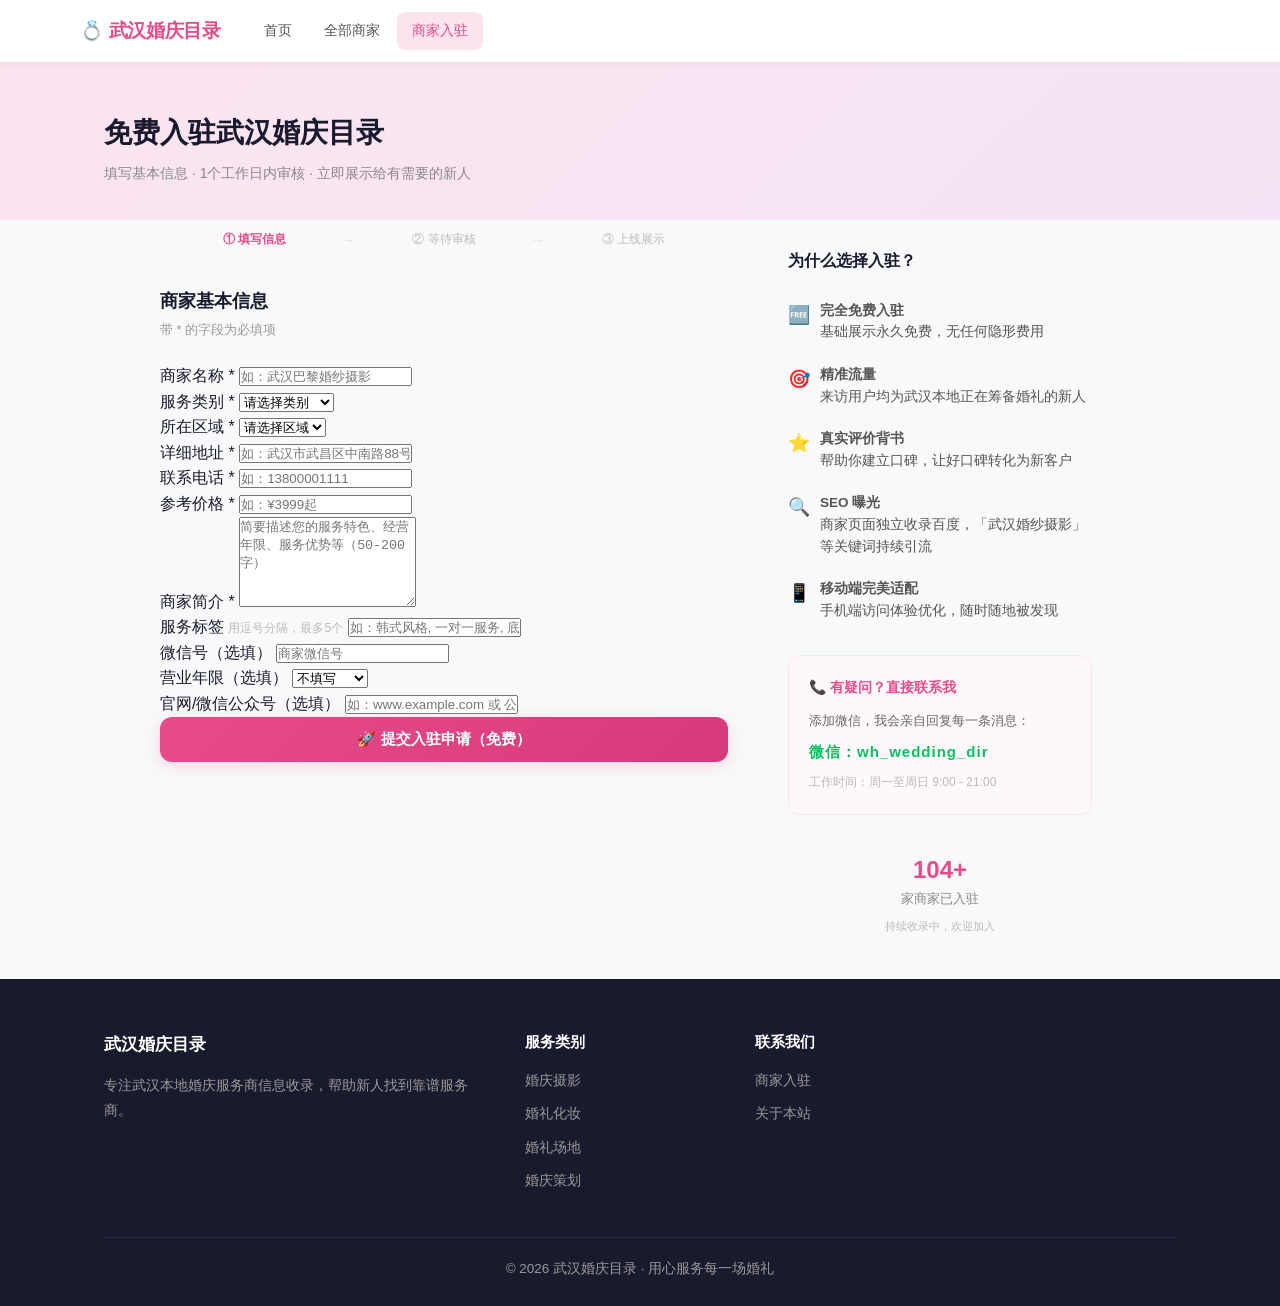
<file: pages/submit.html>
<!DOCTYPE html>
<html lang="zh-CN">
<head>
  <meta charset="UTF-8">
  <meta name="viewport" content="width=device-width, initial-scale=1.0">
  <title>商家入驻 - 武汉婚庆目录</title>
  <meta name="description" content="武汉婚庆服务商免费入驻，展示你的服务，获取精准客户。">
  <link rel="stylesheet" href="../css/style.css">
  <style>
    .submit-layout { display: grid; grid-template-columns: 1fr 360px; gap: 32px; max-width: 960px; margin: 0 auto; }
    .submit-side { padding: 28px; }
    .benefit-list li { padding: 10px 0; border-bottom: 1px solid #f5f5f5; font-size: 13.5px; color: #555; display: flex; align-items: flex-start; gap: 10px; line-height: 1.6; }
    .benefit-list li:last-child { border: none; }
    .benefit-icon { font-size: 18px; flex-shrink: 0; margin-top: 1px; }
    .steps-bar { display: flex; gap: 0; margin-bottom: 28px; }
    .step { flex: 1; text-align: center; padding: 10px 4px; font-size: 12px; color: #bbb; position: relative; }
    .step.active { color: #e84b8a; font-weight: 600; }
    .step::after { content: '→'; position: absolute; right: -6px; top: 50%; transform: translateY(-50%); color: #ddd; font-size: 14px; }
    .step:last-child::after { display: none; }
    .contact-box { background: #fff8fb; border: 1.5px solid #fce4ef; border-radius: 12px; padding: 20px; margin-top: 24px; }
    .contact-box h4 { font-size: 14px; font-weight: 600; margin-bottom: 10px; color: #e84b8a; }
    .contact-box p { font-size: 13px; color: #666; line-height: 1.8; }
    .wechat-id { font-size: 15px; font-weight: 700; color: #07C160; letter-spacing: 1px; margin: 8px 0; }
    .tag-free { display: inline-block; background: #e8f5e9; color: #2e7d32; font-size: 11px; padding: 2px 8px; border-radius: 4px; font-weight: 600; margin-left: 6px; }
    @media (max-width: 768px) { .submit-layout { grid-template-columns: 1fr; } .submit-side { padding: 0 0 24px; } }
  </style>
</head>
<body>

<nav class="navbar">
  <div class="nav-inner">
    <a href="../index.html" class="logo">💍 武汉婚庆目录</a>
    <div class="nav-links">
      <a href="../index.html">首页</a>
      <a href="category.html">全部商家</a>
      <a href="submit.html" class="active">商家入驻</a>
    </div>
  </div>
</nav>

<section class="page-header">
  <div class="container">
    <h1>免费入驻武汉婚庆目录</h1>
    <p>填写基本信息 · 1个工作日内审核 · 立即展示给有需要的新人</p>
  </div>
</section>

<section class="submit-section">
  <div class="container">
    <div class="submit-layout">

      <!-- 左侧：表单 -->
      <div>
        <!-- 步骤指引 -->
        <div class="steps-bar">
          <div class="step active">① 填写信息</div>
          <div class="step">② 等待审核</div>
          <div class="step">③ 上线展示</div>
        </div>

        <div class="submit-form" id="submit-form-wrapper">
          <h2 style="font-size:18px;font-weight:700;margin-bottom:4px;">商家基本信息</h2>
          <p style="color:#999;font-size:13px;margin-bottom:22px;">带 * 的字段为必填项</p>

          <form id="submit-form">
            <div class="form-group">
              <label>商家名称 *</label>
              <input type="text" name="name" required placeholder="如：武汉巴黎婚纱摄影">
            </div>

            <div class="form-row">
              <div class="form-group">
                <label>服务类别 *</label>
                <select name="category" required>
                  <option value="">请选择类别</option>
                  <option value="photography">📷 婚庆摄影</option>
                  <option value="make-up">💄 婚礼化妆</option>
                  <option value="venue">🏨 婚礼场地</option>
                  <option value="planner">📋 婚庆策划</option>
                  <option value="host">🎤 婚礼主持</option>
                  <option value="dress">👗 婚纱礼服</option>
                  <option value="flower">💐 婚礼花艺</option>
                </select>
              </div>
              <div class="form-group">
                <label>所在区域 *</label>
                <select name="district" required>
                  <option value="">请选择区域</option>
                  <option value="武昌区">武昌区</option>
                  <option value="汉口区">汉口区</option>
                  <option value="汉阳区">汉阳区</option>
                  <option value="青山区">青山区</option>
                  <option value="洪山区">洪山区</option>
                  <option value="江夏区">江夏区</option>
                  <option value="硚口区">硚口区</option>
                  <option value="江汉区">江汉区</option>
                  <option value="江岸区">江岸区</option>
                </select>
              </div>
            </div>

            <div class="form-group">
              <label>详细地址 *</label>
              <input type="text" name="address" required placeholder="如：武汉市武昌区中南路88号">
            </div>

            <div class="form-row">
              <div class="form-group">
                <label>联系电话 *</label>
                <input type="tel" name="phone" required placeholder="如：13800001111">
              </div>
              <div class="form-group">
                <label>参考价格 *</label>
                <input type="text" name="price" required placeholder="如：¥3999起">
              </div>
            </div>

            <div class="form-group">
              <label>商家简介 *</label>
              <textarea name="desc" required placeholder="简要描述您的服务特色、经营年限、服务优势等（50-200字）" style="min-height:90px;"></textarea>
            </div>

            <div class="form-group">
              <label>服务标签 <span style="color:#bbb;font-size:12px;">用逗号分隔，最多5个</span></label>
              <input type="text" name="tags" placeholder="如：韩式风格, 一对一服务, 底片全送">
            </div>

            <div class="form-row">
              <div class="form-group">
                <label>微信号（选填）</label>
                <input type="text" name="wechat" placeholder="商家微信号">
              </div>
              <div class="form-group">
                <label>营业年限（选填）</label>
                <select name="years">
                  <option value="">不填写</option>
                  <option value="1年以内">1年以内</option>
                  <option value="1-3年">1-3年</option>
                  <option value="3-5年">3-5年</option>
                  <option value="5-10年">5-10年</option>
                  <option value="10年以上">10年以上</option>
                </select>
              </div>
            </div>

            <div class="form-group">
              <label>官网/微信公众号（选填）</label>
              <input type="text" name="website" placeholder="如：www.example.com 或 公众号名称">
            </div>

            <button type="submit" class="btn-primary" style="width:100%;padding:13px;font-size:15px;border:none;cursor:pointer;">
              🚀 提交入驻申请（免费）
            </button>
          </form>

          <!-- 提交成功提示 -->
          <div id="submit-result" style="display:none;text-align:center;padding:48px 20px;">
            <div style="font-size:56px;margin-bottom:16px;">🎉</div>
            <h3 style="font-size:20px;font-weight:700;margin-bottom:10px;">申请已提交！</h3>
            <p style="color:#888;font-size:14px;line-height:1.8;">
              我们已收到您的入驻申请，将在<strong>1个工作日</strong>内审核。<br>
              审核通过后会通过电话/微信通知您。<br><br>
              有疑问？加微信 <strong style="color:#07C160;">wh_wedding_dir</strong> 快速咨询 👋
            </p>
            <a href="../index.html" class="btn-primary" style="display:inline-block;margin-top:20px;">返回首页</a>
          </div>
        </div>
      </div>

      <!-- 右侧：说明 -->
      <div class="submit-side">
        <h3 style="font-size:16px;font-weight:700;margin-bottom:16px;">为什么选择入驻？</h3>
        <ul class="benefit-list">
          <li>
            <span class="benefit-icon">🆓</span>
            <div><strong>完全免费入驻</strong><br>基础展示永久免费，无任何隐形费用</div>
          </li>
          <li>
            <span class="benefit-icon">🎯</span>
            <div><strong>精准流量</strong><br>来访用户均为武汉本地正在筹备婚礼的新人</div>
          </li>
          <li>
            <span class="benefit-icon">⭐</span>
            <div><strong>真实评价背书</strong><br>帮助你建立口碑，让好口碑转化为新客户</div>
          </li>
          <li>
            <span class="benefit-icon">🔍</span>
            <div><strong>SEO 曝光</strong><br>商家页面独立收录百度，「武汉婚纱摄影」等关键词持续引流</div>
          </li>
          <li>
            <span class="benefit-icon">📱</span>
            <div><strong>移动端完美适配</strong><br>手机端访问体验优化，随时随地被发现</div>
          </li>
        </ul>

        <!-- 联系框 -->
        <div class="contact-box">
          <h4>📞 有疑问？直接联系我</h4>
          <p>添加微信，我会亲自回复每一条消息：</p>
          <div class="wechat-id">微信：wh_wedding_dir</div>
          <p style="font-size:12px;color:#bbb;margin-top:6px;">工作时间：周一至周日 9:00 - 21:00</p>
        </div>

        <!-- 已入驻数据 -->
        <div style="margin-top:20px;padding:16px;background:#f8f9fa;border-radius:10px;font-size:13px;color:#888;text-align:center;">
          <div style="font-size:24px;font-weight:700;color:#e84b8a;" id="side-vendor-count">—</div>
          <div>家商家已入驻</div>
          <div style="margin-top:8px;font-size:11px;color:#bbb;">持续收录中，欢迎加入</div>
        </div>
      </div>

    </div>
  </div>
</section>

<footer class="footer">
  <div class="container">
    <div class="footer-grid">
      <div>
        <h3>武汉婚庆目录</h3>
        <p>专注武汉本地婚庆服务商信息收录，帮助新人找到靠谱服务商。</p>
      </div>
      <div>
        <h4>服务类别</h4>
        <ul>
          <li><a href="category.html?cat=photography">婚庆摄影</a></li>
          <li><a href="category.html?cat=make-up">婚礼化妆</a></li>
          <li><a href="category.html?cat=venue">婚礼场地</a></li>
          <li><a href="category.html?cat=planner">婚庆策划</a></li>
        </ul>
      </div>
      <div>
        <h4>联系我们</h4>
        <ul>
          <li><a href="submit.html">商家入驻</a></li>
          <li><a href="#">关于本站</a></li>
        </ul>
      </div>
    </div>
    <div class="footer-bottom">
      <p>&copy; 2026 武汉婚庆目录 · 用心服务每一场婚礼</p>
    </div>
  </div>
</footer>

<script src="../js/app.js"></script>
<script>
  initSubmitForm();
  // 显示商家数量
  loadVendors().then(() => {
    const el = document.getElementById('side-vendor-count');
    if (el && allVendors.length) el.textContent = allVendors.length + '+';
  });
</script>
</body>
</html>
</file>
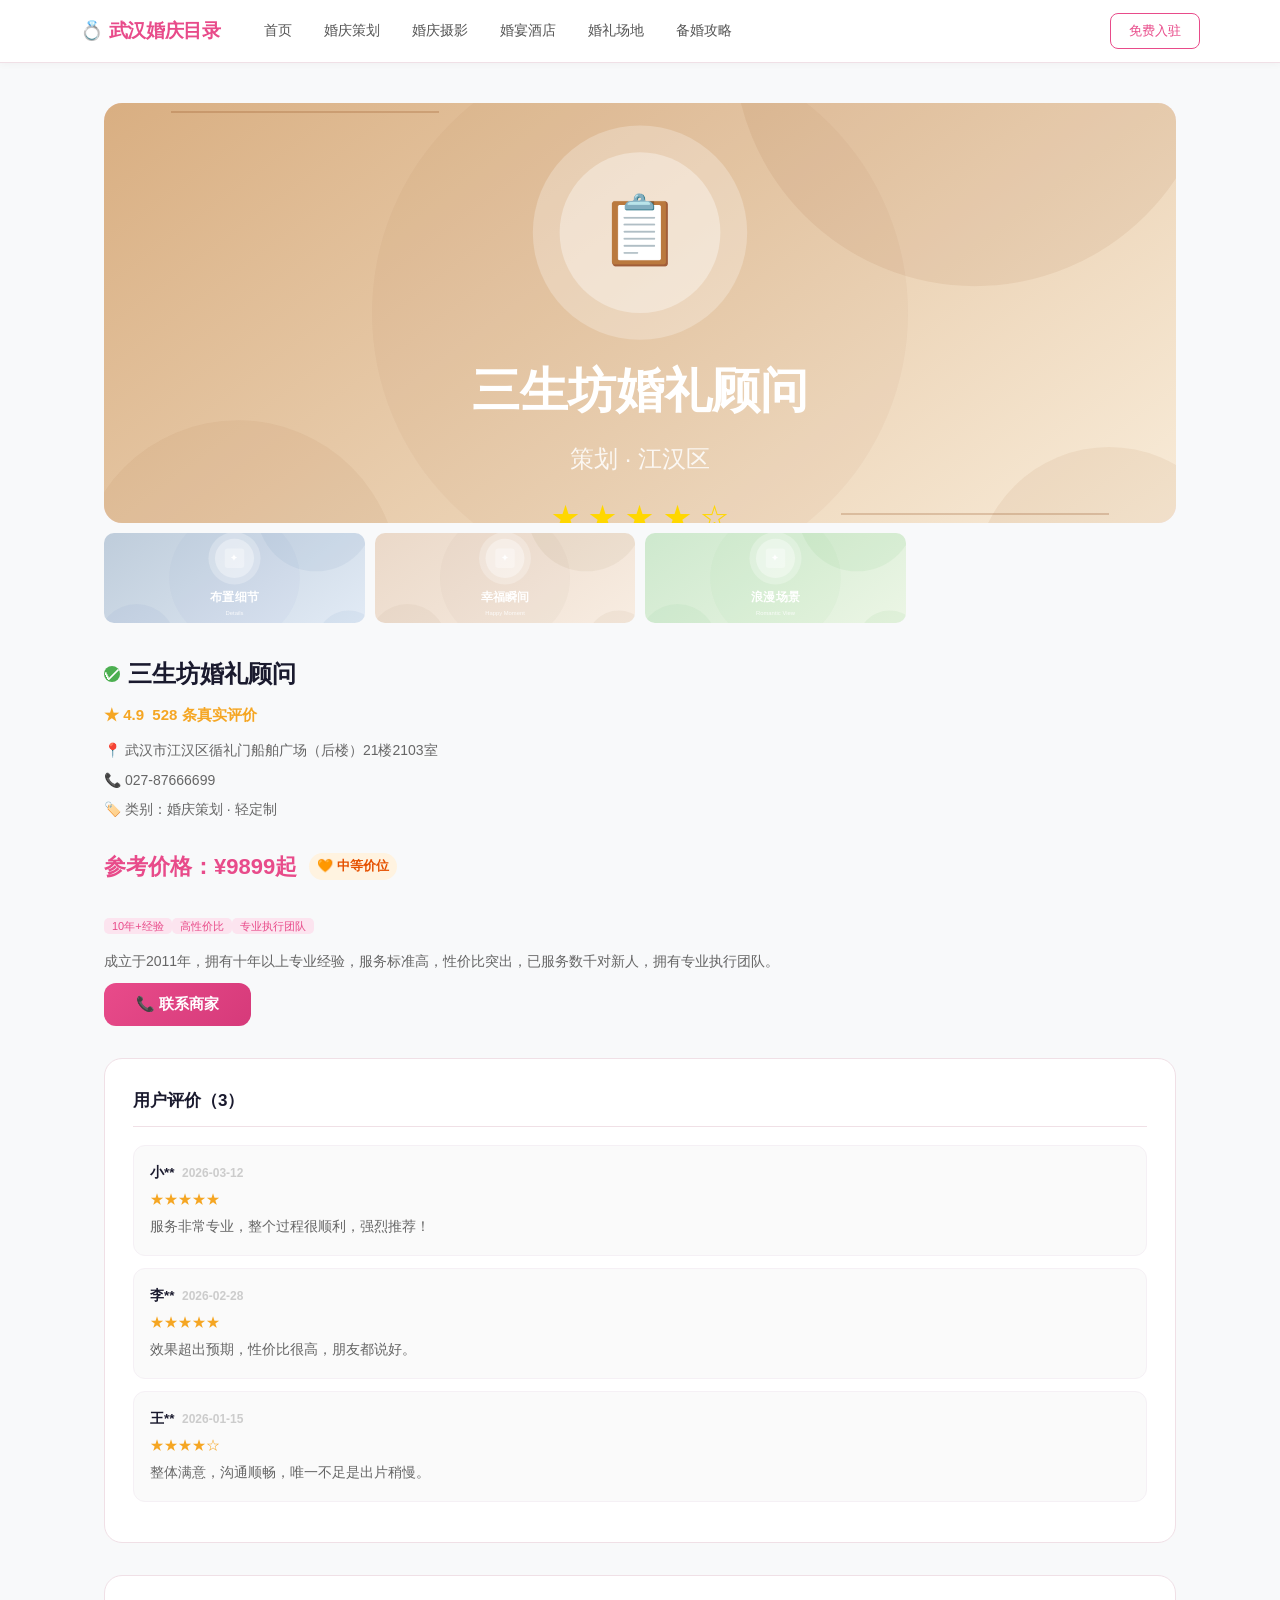
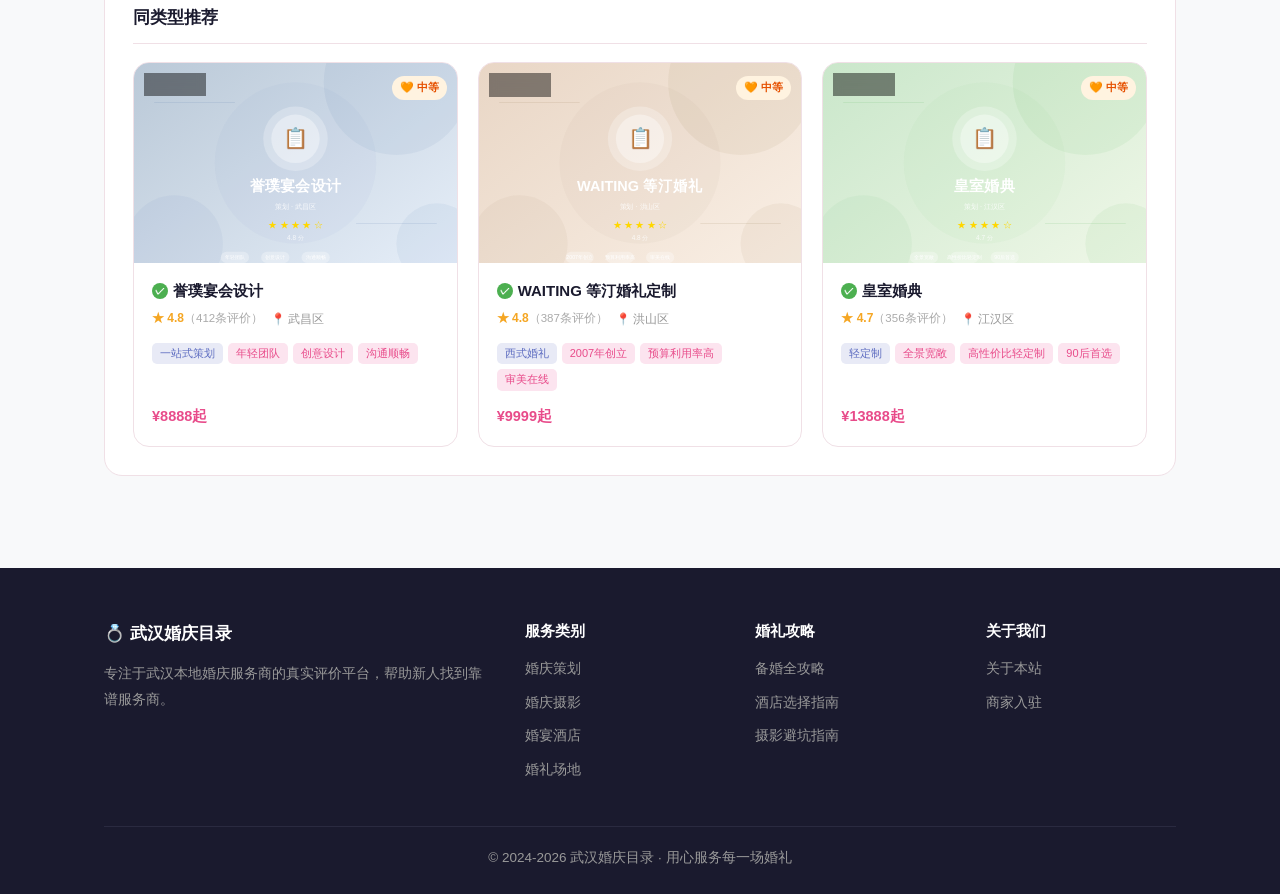
<file: pages/vendor.html>
<!DOCTYPE html>
<html lang="zh-CN">
<head>
  <meta charset="UTF-8">
  <meta name="viewport" content="width=device-width, initial-scale=1.0">
  <title>商家详情 - 武汉婚庆目录</title>
  <meta name="description" content="查看武汉婚庆服务商详细信息、用户评价、案例展示。">
  <link rel="stylesheet" href="../css/style.css">
</head>
<body>

<nav class="navbar">
  <div class="nav-inner">
    <a href="../index.html" class="logo">💍 武汉婚庆目录</a>
    <div class="nav-links" id="navLinks">
      <a href="../index.html">首页</a>
      <a href="category.html?cat=planner">婚庆策划</a>
      <a href="category.html?cat=photography">婚庆摄影</a>
      <a href="category.html?cat=hotel">婚宴酒店</a>
      <a href="category.html?cat=venue">婚礼场地</a>
      <a href="guide.html">备婚攻略</a>
    </div>
    <div class="nav-actions">
      <a href="submit.html" class="btn-outline">免费入驻</a>
      <button class="hamburger" onclick="toggleMenu()">☰</button>
    </div>
  </div>
</nav>

<section class="vendor-detail">
  <div class="container">
    <div id="vendor-detail-content">
      <!-- JS动态渲染 -->
    </div>

    <!-- 用户评价 -->
    <div class="detail-section">
      <h2>用户评价（<span id="review-count">0</span>）</h2>
      <div id="reviews-list">
        <!-- JS动态渲染 -->
      </div>
    </div>

    <!-- 相关推荐 -->
    <div id="related-list">
      <!-- JS动态渲染 -->
    </div>
  </div>
</section>

<footer class="footer">
  <div class="container">
    <div class="footer-grid">
      <div>
        <h3>💍 武汉婚庆目录</h3>
        <p>专注于武汉本地婚庆服务商的真实评价平台，帮助新人找到靠谱服务商。</p>
      </div>
      <div>
        <h4>服务类别</h4>
        <ul>
          <li><a href="category.html?cat=planner">婚庆策划</a></li>
          <li><a href="category.html?cat=photography">婚庆摄影</a></li>
          <li><a href="category.html?cat=hotel">婚宴酒店</a></li>
          <li><a href="category.html?cat=venue">婚礼场地</a></li>
        </ul>
      </div>
      <div>
        <h4>婚礼攻略</h4>
        <ul>
          <li><a href="guide.html">备婚全攻略</a></li>
          <li><a href="#">酒店选择指南</a></li>
          <li><a href="#">摄影避坑指南</a></li>
        </ul>
      </div>
      <div>
        <h4>关于我们</h4>
        <ul>
          <li><a href="#">关于本站</a></li>
          <li><a href="submit.html">商家入驻</a></li>
        </ul>
      </div>
    </div>
    <div class="footer-bottom">
      <p>&copy; 2024-2026 武汉婚庆目录 · 用心服务每一场婚礼</p>
    </div>
  </div>
</footer>

<script src="../js/app.js"></script>
<script>
  loadVendorDetail();
  function toggleMenu() {
    const nl = document.getElementById('navLinks');
    nl.style.display = nl.style.display === 'flex' ? 'none' : 'flex';
  }
</script>
</body>
</html>
</file>
<file: css/style.css>
/* ===== 全局样式 ===== */
* { margin: 0; padding: 0; box-sizing: border-box; }
body { font-family: -apple-system, BlinkMacSystemFont, "Segoe UI", "PingFang SC", "Hiragino Sans GB", "Microsoft YaHei", sans-serif; color: #1a1a2e; background: #f8f9fa; line-height: 1.6; overflow-x: hidden; }
a { text-decoration: none; color: inherit; }
ul { list-style: none; }
.container { max-width: 1120px; margin: 0 auto; padding: 0 24px; }

/* ===== 导航栏 ===== */
.navbar { background: rgba(255,255,255,.95); backdrop-filter: blur(12px); border-bottom: 1px solid #f0e0e6; padding: 0 28px; position: sticky; top: 0; z-index: 100; box-shadow: 0 1px 8px rgba(0,0,0,.04); }
.nav-inner { max-width: 1120px; margin: 0 auto; display: flex; align-items: center; height: 62px; gap: 28px; }
.logo { font-size: 19px; font-weight: 700; color: #e84b8a; white-space: nowrap; letter-spacing: -.3px; }
.logo:hover { color: #d63a7a; }
.nav-links { display: flex; gap: 2px; flex: 1; overflow-x: auto; scrollbar-width: none; }
.nav-links::-webkit-scrollbar { display: none; }
.nav-links a { padding: 8px 15px; border-radius: 8px; font-size: 13.5px; color: #555; white-space: nowrap; transition: all .2s; }
.nav-links a:hover, .nav-links a.active { background: #fce4ef; color: #e84b8a; font-weight: 500; }
.nav-actions { margin-left: auto; display: flex; align-items: center; gap: 10px; }
.btn-outline { padding: 7px 18px; border: 1.5px solid #e84b8a; border-radius: 8px; color: #e84b8a; font-size: 13px; font-weight: 500; transition: all .2s; white-space: nowrap; }
.btn-outline:hover { background: #e84b8a; color: #fff; }
.hamburger { display: none; background: none; border: none; font-size: 22px; cursor: pointer; color: #555; padding: 4px 6px; margin-left: 8px; }

/* ===== Hero ===== */
.hero { background: linear-gradient(135deg, #fce4ef 0%, #f3e5f5 40%, #e8eaf6 100%); padding: 80px 24px 64px; text-align: center; position: relative; overflow: hidden; }
.hero::before { content: ''; position: absolute; top: -60px; right: -60px; width: 300px; height: 300px; background: radial-gradient(circle, rgba(232,75,138,.08) 0%, transparent 70%); border-radius: 50%; pointer-events: none; }
.hero-inner { max-width: 700px; margin: 0 auto; position: relative; z-index: 1; }
.hero-badge { display: inline-block; padding: 5px 14px; background: rgba(232,75,138,.1); color: #e84b8a; border-radius: 20px; font-size: 12px; font-weight: 600; margin-bottom: 18px; letter-spacing: .5px; }
.hero h1 { font-size: 36px; font-weight: 800; color: #1a1a2e; margin-bottom: 14px; line-height: 1.25; letter-spacing: -.5px; }
.hero h1 span { color: #e84b8a; }
.hero-sub { color: #666; font-size: 15.5px; margin-bottom: 32px; line-height: 1.7; }
.search-box { display: flex; gap: 10px; background: #fff; border-radius: 16px; padding: 8px; box-shadow: 0 8px 32px rgba(232,75,138,.1); max-width: 620px; margin: 0 auto 18px; border: 1px solid #f0e0e6; }
.search-select { padding: 10px 12px; border: 1px solid #e0e0e0; border-radius: 10px; font-size: 13.5px; color: #333; background: #fafafa; min-width: 130px; cursor: pointer; }
.search-input { flex: 1; padding: 10px 14px; border: 1px solid #e0e0e0; border-radius: 10px; font-size: 13.5px; outline: none; transition: border-color .2s; }
.search-input:focus { border-color: #e84b8a; }
.btn-search { padding: 10px 26px; background: linear-gradient(135deg, #e84b8a, #d63a7a); color: #fff; border: none; border-radius: 12px; font-size: 14px; font-weight: 600; cursor: pointer; white-space: nowrap; transition: all .2s; }
.btn-search:hover { transform: translateY(-1px); box-shadow: 0 4px 16px rgba(232,75,138,.3); }
.quick-tags { font-size: 12.5px; color: #888; margin-top: 14px; }
.quick-tags span { margin-right: 6px; }
.quick-tags a { color: #e84b8a; margin: 0 5px; font-weight: 500; }
.quick-tags a:hover { text-decoration: underline; }

/* ===== 搜索建议下拉框 ===== */
.search-suggestions { position: absolute; top: 100%; left: 0; right: 0; margin-top: 6px; background: #fff; border-radius: 14px; box-shadow: 0 8px 32px rgba(0,0,0,.12); border: 1px solid #f0e0e6; z-index: 200; max-height: 400px; overflow-y: auto; display: none; }
.search-suggestions::-webkit-scrollbar { width: 4px; }
.search-suggestions::-webkit-scrollbar-thumb { background: #ddd; border-radius: 4px; }
.suggestion-group { padding: 8px 0; }
.suggestion-group + .suggestion-group { border-top: 1px solid #f5f0f5; }
.suggestion-label { font-size: 11px; color: #aaa; padding: 4px 16px 6px; font-weight: 600; text-transform: uppercase; letter-spacing: .5px; }
.suggestion-item { display: flex; align-items: center; gap: 10px; padding: 10px 16px; cursor: pointer; font-size: 13.5px; color: #444; transition: background .15s; }
.suggestion-item:hover { background: #fce4ef; }
.suggestion-item em { font-style: normal; color: #999; font-size: 12px; margin-left: 4px; }
.suggestion-item .hl { color: #e84b8a; font-weight: 700; background: rgba(232,75,138,.08); padding: 0 2px; border-radius: 2px; }
.suggestion-item .del-history { margin-left: auto; color: #ccc; font-size: 12px; padding: 2px 6px; border-radius: 4px; transition: all .15s; }
.suggestion-item .del-history:hover { background: #fee; color: #e84b8a; }
.suggestion-item.clear-item { color: #e84b8a; font-weight: 500; justify-content: center; }
.suggestion-item.clear-item:hover { background: #fce4ef; }
.suggestion-empty { padding: 24px 16px; text-align: center; color: #bbb; font-size: 13px; }
.search-box { position: relative; }

/* ===== 数据概览 ===== */
.stats { background: #fff; padding: 36px 24px; }
.stats .container { display: grid; grid-template-columns: repeat(4, 1fr); gap: 20px; }
.stat-item { text-align: center; padding: 16px 12px; border-radius: 16px; background: #fafafa; transition: all .2s; }
.stat-item:hover { background: #fce4ef; }
.stat-num { font-size: 32px; font-weight: 800; color: #e84b8a; line-height: 1; }
.stat-label { font-size: 13px; color: #888; margin-top: 6px; font-weight: 500; }

/* ===== 通用分栏 ===== */
.section-title { font-size: 24px; font-weight: 800; margin-bottom: 6px; letter-spacing: -.3px; }
.section-desc { color: #888; font-size: 14px; margin-bottom: 28px; }

/* ===== 分类入口 ===== */
.categories { padding: 64px 24px; background: #fff; }
.cat-grid { display: grid; grid-template-columns: repeat(auto-fill, minmax(150px, 1fr)); gap: 16px; }
.cat-card { background: linear-gradient(135deg, #fafafa, #fce4ef); border: 1px solid #f0e0e6; border-radius: 16px; padding: 28px 16px; text-align: center; cursor: pointer; transition: all .25s; }
.cat-card:hover { box-shadow: 0 8px 24px rgba(232,75,138,.12); transform: translateY(-4px); border-color: #e84b8a; }
.cat-icon { font-size: 38px; margin-bottom: 12px; display: block; }
.cat-card h3 { font-size: 14.5px; font-weight: 700; color: #1a1a2e; margin-bottom: 4px; }
.cat-card p { font-size: 12px; color: #999; }

/* ===== 精选商家 ===== */
.featured { padding: 64px 24px; background: #f8f9fa; }
.vendor-grid { display: grid; grid-template-columns: repeat(auto-fill, minmax(280px, 1fr)); gap: 20px; }
.vendor-card { background: #fff; border-radius: 16px; overflow: hidden; border: 1px solid #f0e0e6; transition: all .25s; cursor: pointer; display: flex; flex-direction: column; }
.vendor-card:hover { box-shadow: 0 8px 28px rgba(0,0,0,.1); transform: translateY(-5px); border-color: #e84b8a; }

/* 图片容器 */
.vendor-img-wrap { width: 100%; height: 200px; position: relative; overflow: hidden; background: linear-gradient(135deg, #fce4ef, #f3e5f5); flex-shrink: 0; }
.vendor-thumb { width: 100%; height: 100%; object-fit: cover; display: block; transition: transform .4s ease; }
.vendor-card:hover .vendor-thumb { transform: scale(1.06); }
.vendor-img-fallback { width: 100%; height: 100%; display: flex; align-items: center; justify-content: center; font-size: 52px; opacity: .35; position: absolute; top: 0; left: 0; }
.vendor-cat-badge { position: absolute; top: 10px; left: 10px; background: rgba(0,0,0,.45); color: #fff; font-size: 11px; padding: 3px 9px; border-radius: 20px; backdrop-filter: blur(4px); font-weight: 500; }
.vendor-price-badge { position: absolute; top: 10px; right: 10px; }

/* 价格档次标签 */
.price-level-badge { display: inline-flex; align-items: center; gap: 3px; font-size: 11px; padding: 3px 8px; border-radius: 20px; font-weight: 600; white-space: nowrap; }
.price-level-economy { background: #e8f5e9; color: #2e7d32; }
.price-level-mid { background: #fff3e0; color: #e65100; }
.price-level-premium { background: #f3e5f5; color: #7b1fa2; }

/* 子分类标签（风格标签） */
.vendor-tag-sub { background: #e8eaf6 !important; color: #5c6bc0 !important; }

/* 子分类筛选按钮 */
.sub-type-btn { padding: 4px 14px; border: 1px solid #e0e0e0; border-radius: 20px; font-size: 12px; color: #666; background: #fff; cursor: pointer; transition: all .2s; white-space: nowrap; }
.sub-type-btn:hover { border-color: #e84b8a; color: #e84b8a; }
.sub-type-btn.active { background: #e84b8a; color: #fff; border-color: #e84b8a; }

/* 保留旧 .vendor-img 兼容性 */
.vendor-img { width: 100%; height: 200px; background: linear-gradient(135deg, #fce4ef, #f3e5f5); display: flex; align-items: center; justify-content: center; color: #ccc; font-size: 13px; position: relative; overflow: hidden; }

.vendor-body { padding: 16px 18px 18px; flex: 1; display: flex; flex-direction: column; }
.vendor-name { font-size: 15px; font-weight: 700; margin-bottom: 6px; color: #1a1a2e; display: flex; align-items: center; gap: 5px; }
.verified-icon { display: inline-flex; align-items: center; justify-content: center; width: 16px; height: 16px; background: #4caf50; color: #fff; border-radius: 50%; font-size: 10px; font-weight: 700; flex-shrink: 0; }
.vendor-meta { font-size: 12px; color: #888; margin-bottom: 8px; display: flex; align-items: center; gap: 8px; flex-wrap: wrap; }
.vendor-rating { color: #f5a623; font-weight: 600; }
.vendor-rating em { font-style: normal; color: #aaa; font-weight: 400; font-size: 11.5px; }
.vendor-district-tag { color: #999; font-size: 11.5px; }
.vendor-price { color: #e84b8a; font-weight: 700; font-size: 14.5px; margin-top: auto; padding-top: 8px; }
.vendor-tags { display: flex; gap: 5px; flex-wrap: wrap; margin: 6px 0; }
.vendor-tag { font-size: 11px; padding: 2px 8px; background: #fce4ef; color: #e84b8a; border-radius: 5px; font-weight: 500; }
.vendor-district { font-size: 12px; color: #aaa; }
.section-more { text-align: center; margin-top: 32px; }
.btn-primary { display: inline-block; padding: 11px 32px; background: linear-gradient(135deg, #e84b8a, #d63a7a); color: #fff; border-radius: 12px; font-size: 14px; font-weight: 600; transition: all .2s; box-shadow: 0 4px 16px rgba(232,75,138,.2); }
.btn-primary:hover { transform: translateY(-2px); box-shadow: 0 6px 20px rgba(232,75,138,.3); }

/* 详情页图片画廊 */
.gallery-main-img { width: 100%; height: 100%; object-fit: cover; display: block; }
.gallery-main-fallback { width: 100%; height: 100%; display: flex; align-items: center; justify-content: center; font-size: 64px; opacity: .3; background: linear-gradient(135deg, #fce4ef, #f3e5f5); }
.sub-imgs-row { display: grid; grid-template-columns: repeat(4, 1fr); gap: 8px; margin-top: 8px; }
.gallery-sub-img { width: 100%; height: 80px; object-fit: cover; border-radius: 8px; cursor: pointer; transition: opacity .2s; }
.gallery-sub-img:hover { opacity: .85; }

/* ===== 商家详情页 ===== */
.vendor-detail { padding: 40px 24px 60px; }
.vendor-gallery { margin-bottom: 32px; }
.main-img { width: 100%; height: 420px; border-radius: 18px; overflow: hidden; background: linear-gradient(135deg, #fce4ef, #f3e5f5); }
.sub-imgs-row { display: grid; grid-template-columns: repeat(4, 1fr); gap: 10px; margin-top: 10px; }
.gallery-main-img { width: 100%; height: 100%; object-fit: cover; display: block; }
.gallery-main-fallback { width: 100%; height: 100%; display: flex; align-items: center; justify-content: center; font-size: 64px; opacity: .3; }
.gallery-sub-img { width: 100%; height: 90px; object-fit: cover; border-radius: 10px; cursor: pointer; transition: opacity .2s, transform .2s; }
.gallery-sub-img:hover { opacity: .85; transform: scale(1.03); }
.vendor-info { margin-bottom: 32px; }
.vendor-info h1 { font-size: 24px; font-weight: 800; margin-bottom: 10px; display: flex; align-items: center; gap: 8px; flex-wrap: wrap; }
.info-rating { color: #f5a623; font-size: 15px; font-weight: 600; margin-bottom: 12px; }
.info-meta { font-size: 14px; color: #666; margin-bottom: 7px; line-height: 1.6; }
.info-price { font-size: 22px; font-weight: 800; color: #e84b8a; margin: 14px 0; }
.info-price-row { display: flex; align-items: center; gap: 12px; margin: 14px 0; flex-wrap: wrap; }
.btn-contact { display: inline-block; padding: 12px 32px; background: linear-gradient(135deg, #e84b8a, #d63a7a); color: #fff; border: none; border-radius: 12px; font-size: 15px; font-weight: 600; cursor: pointer; transition: all .2s; margin-top: 8px; }
.btn-contact:hover { transform: translateY(-2px); box-shadow: 0 6px 20px rgba(232,75,138,.3); }
.detail-section { margin: 32px 0; padding: 28px; background: #fff; border-radius: 18px; border: 1px solid #f0e0e6; }
.detail-section h2 { font-size: 17px; font-weight: 700; margin-bottom: 18px; padding-bottom: 12px; border-bottom: 1px solid #f0e0e6; }
.review-card { padding: 16px; border: 1px solid #f5f0f5; border-radius: 12px; margin-bottom: 12px; background: #fafafa; }
.review-author { font-size: 13.5px; font-weight: 600; color: #1a1a2e; margin-bottom: 4px; }
.review-rating { color: #f5a623; font-size: 14px; margin-bottom: 6px; }
.review-text { font-size: 13.5px; color: #666; line-height: 1.7; }
.page-header { background: linear-gradient(135deg, #fce4ef 0%, #f3e5f5 100%); padding: 48px 24px 36px; }
.page-header h1 { font-size: 28px; font-weight: 800; margin-bottom: 6px; }
.page-header p { font-size: 14px; color: #888; }
.filter-bar { background: #fff; padding: 16px 24px; border-bottom: 1px solid #f0e0e6; position: sticky; top: 62px; z-index: 10; box-shadow: 0 2px 8px rgba(0,0,0,.03); }

/* ===== 区域查找 ===== */
.districts { padding: 64px 24px; background: #fff; }
.district-grid { display: grid; grid-template-columns: repeat(auto-fill, minmax(170px, 1fr)); gap: 16px; }
.district-card { background: linear-gradient(135deg, #fafafa, #e8eaf6); border: 1px solid #f0e0e6; border-radius: 16px; padding: 24px 16px; text-align: center; transition: all .25s; }
.district-card:hover { background: linear-gradient(135deg, #fce4ef, #e8eaf6); transform: translateY(-3px); }
.district-card h3 { font-size: 15.5px; font-weight: 700; margin-bottom: 4px; color: #1a1a2e; }
.district-card p { font-size: 12px; color: #999; }

/* ===== 武汉婚庆攻略 ===== */
.guides { padding: 64px 24px; background: #fff; }
.guide-grid { display: grid; grid-template-columns: repeat(auto-fill, minmax(320px, 1fr)); gap: 20px; }
.guide-card { padding: 24px; border: 1px solid #f0e0f0; border-radius: 16px; transition: all .25s; background: #fafafa; }
.guide-card:hover { box-shadow: 0 8px 24px rgba(0,0,0,.06); transform: translateY(-3px); border-color: #e84b8a; }
.guide-tag { font-size: 11px; padding: 3px 10px; background: #e8eaf6; color: #5c6bc0; border-radius: 6px; display: inline-block; margin-bottom: 10px; font-weight: 600; }
.guide-card h3 { font-size: 16px; font-weight: 700; margin-bottom: 10px; line-height: 1.5; color: #1a1a2e; }
.guide-card p { font-size: 13.5px; color: #666; line-height: 1.7; }
.guide-card .guide-meta { font-size: 12px; color: #aaa; margin-top: 12px; display: flex; gap: 12px; }

/* ===== 婚礼筹备时间线 ===== */
.timeline-section { padding: 64px 24px; background: #f8f9fa; }
.timeline { max-width: 800px; margin: 0 auto; position: relative; }
.timeline::before { content: ''; position: absolute; left: 20px; top: 0; bottom: 0; width: 2px; background: linear-gradient(180deg, #e84b8a, #e8eaf6); }
.tl-item { display: flex; gap: 20px; margin-bottom: 28px; position: relative; }
.tl-dot { width: 42px; height: 42px; min-width: 42px; border-radius: 50%; background: linear-gradient(135deg, #e84b8a, #d63a7a); color: #fff; display: flex; align-items: center; justify-content: center; font-size: 16px; box-shadow: 0 4px 12px rgba(232,75,138,.3); position: relative; z-index: 1; }
.tl-content { background: #fff; border-radius: 14px; padding: 18px 20px; flex: 1; box-shadow: 0 2px 12px rgba(0,0,0,.04); border: 1px solid #f0e0e6; }
.tl-content h4 { font-size: 15px; font-weight: 700; margin-bottom: 6px; color: #1a1a2e; }
.tl-content p { font-size: 13px; color: #666; line-height: 1.6; }

/* ===== 商家入驻召唤条 ===== */
.cta-section { background: linear-gradient(135deg, #e84b8a 0%, #c2185b 50%, #880e4f 100%); padding: 56px 24px; text-align: center; color: #fff; position: relative; overflow: hidden; }
.cta-section::before { content: ''; position: absolute; top: -100px; left: -100px; width: 400px; height: 400px; background: rgba(255,255,255,.06); border-radius: 50%; pointer-events: none; }
.cta-section h2 { font-size: 26px; font-weight: 800; margin-bottom: 10px; position: relative; }
.cta-section p { font-size: 15px; opacity: .88; margin-bottom: 24px; position: relative; }
.cta-btn { display: inline-block; padding: 13px 36px; background: #fff; color: #e84b8a; border-radius: 12px; font-weight: 700; font-size: 15px; transition: all .2s; box-shadow: 0 4px 20px rgba(0,0,0,.15); position: relative; }
.cta-btn:hover { transform: translateY(-2px); box-shadow: 0 6px 24px rgba(0,0,0,.2); }

/* ===== Footer ===== */
.footer { background: #1a1a2e; color: #ccc; padding: 52px 24px 24px; }
.footer .container { max-width: 1120px; margin: 0 auto; }
.footer-grid { display: grid; grid-template-columns: 2fr 1fr 1fr 1fr; gap: 40px; margin-bottom: 36px; }
.footer h3 { color: #fff; font-size: 17px; margin-bottom: 14px; font-weight: 700; }
.footer h4 { color: #fff; font-size: 14.5px; margin-bottom: 12px; font-weight: 600; }
.footer p { font-size: 13.5px; color: #999; line-height: 1.9; }
.footer ul li { margin-bottom: 8px; }
.footer ul li a { font-size: 13.5px; color: #999; transition: color .2s; }
.footer ul li a:hover { color: #e84b8a; }
.footer-bottom { border-top: 1px solid #2a2a40; padding-top: 18px; text-align: center; font-size: 13px; color: #666; }
.footer-contact { font-size: 13px; color: #aaa; margin-top: 10px; line-height: 1.8; }

/* ===== 响应式 ===== */
@media (max-width: 768px) {
  .nav-links { display: none; position: absolute; top: 62px; left: 0; right: 0; background: #fff; flex-direction: column; padding: 12px 0; box-shadow: 0 8px 24px rgba(0,0,0,.08); z-index: 99; border-top: 1px solid #f0e0e6; }
  .nav-links a { padding: 12px 24px; border-radius: 0; }
  .hamburger { display: inline-block; }
  .hero h1 { font-size: 26px; }
  .hero { padding: 56px 20px 48px; }
  .stats .container { grid-template-columns: repeat(2, 1fr); }
  .search-box { flex-direction: column; }
  .footer-grid { grid-template-columns: 1fr; gap: 28px; }
  .tl-item { flex-direction: column; gap: 10px; }
  .timeline::before { left: 20px; }
}
</file>
